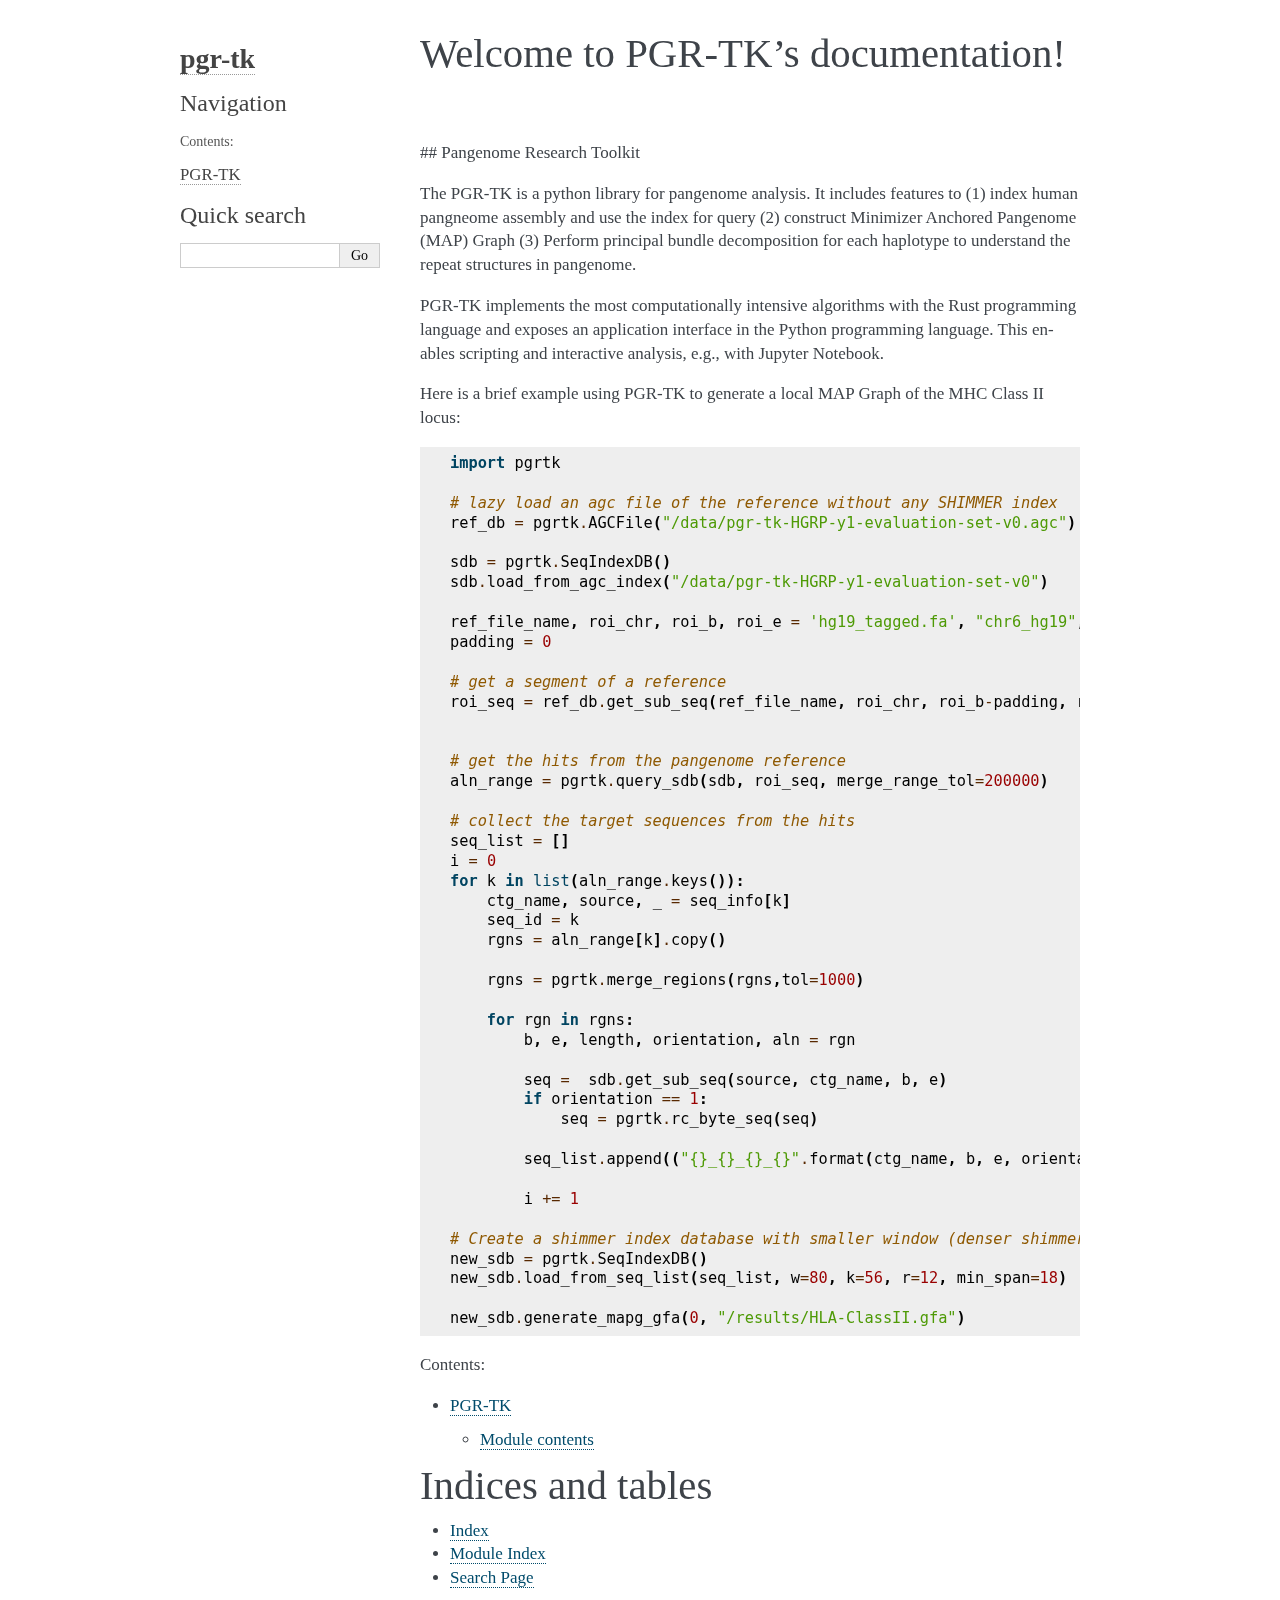
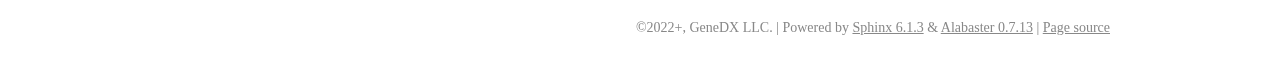
<file: docs/index.html>
<!DOCTYPE html>

<html lang="en">
  <head>
    <meta charset="utf-8" />
    <meta name="viewport" content="width=device-width, initial-scale=1.0" /><meta name="generator" content="Docutils 0.19: https://docutils.sourceforge.io/" />

    <title>Welcome to PGR-TK’s documentation! &#8212; pgr-tk  documentation</title>
    <link rel="stylesheet" type="text/css" href="_static/pygments.css" />
    <link rel="stylesheet" type="text/css" href="_static/alabaster.css" />
    <script data-url_root="./" id="documentation_options" src="_static/documentation_options.js"></script>
    <script src="_static/doctools.js"></script>
    <script src="_static/sphinx_highlight.js"></script>
    <link rel="index" title="Index" href="genindex.html" />
    <link rel="search" title="Search" href="search.html" />
    <link rel="next" title="PGR-TK" href="pgrtk.html" />
   
  <link rel="stylesheet" href="_static/custom.css" type="text/css" />
  
  
  <meta name="viewport" content="width=device-width, initial-scale=0.9, maximum-scale=0.9" />

  </head><body>
  

    <div class="document">
      <div class="documentwrapper">
        <div class="bodywrapper">
          

          <div class="body" role="main">
            
  <section id="welcome-to-pgr-tk-s-documentation">
<h1>Welcome to PGR-TK’s documentation!<a class="headerlink" href="#welcome-to-pgr-tk-s-documentation" title="Permalink to this heading">¶</a></h1>
<p>## Pangenome Research Toolkit</p>
<p>The PGR-TK is a python library for pangenome analysis. It includes features to (1) index human pangneome assembly and use the index for query (2) construct Minimizer Anchored Pangenome (MAP) Graph (3) Perform principal bundle decomposition for each haplotype to understand the repeat structures in pangenome.</p>
<p>PGR-TK implements the most computationally intensive algorithms with the Rust programming language and exposes an application interface in the Python programming language. This enables scripting and interactive analysis, e.g., with Jupyter Notebook.</p>
<p>Here is a brief example using PGR-TK to generate a local MAP Graph of the MHC Class II locus:</p>
<div class="highlight-default notranslate"><div class="highlight"><pre><span></span><span class="kn">import</span> <span class="nn">pgrtk</span>

<span class="c1"># lazy load an agc file of the reference without any SHIMMER index</span>
<span class="n">ref_db</span> <span class="o">=</span> <span class="n">pgrtk</span><span class="o">.</span><span class="n">AGCFile</span><span class="p">(</span><span class="s2">&quot;/data/pgr-tk-HGRP-y1-evaluation-set-v0.agc&quot;</span><span class="p">)</span>

<span class="n">sdb</span> <span class="o">=</span> <span class="n">pgrtk</span><span class="o">.</span><span class="n">SeqIndexDB</span><span class="p">()</span>
<span class="n">sdb</span><span class="o">.</span><span class="n">load_from_agc_index</span><span class="p">(</span><span class="s2">&quot;/data/pgr-tk-HGRP-y1-evaluation-set-v0&quot;</span><span class="p">)</span>

<span class="n">ref_file_name</span><span class="p">,</span> <span class="n">roi_chr</span><span class="p">,</span> <span class="n">roi_b</span><span class="p">,</span> <span class="n">roi_e</span> <span class="o">=</span> <span class="s1">&#39;hg19_tagged.fa&#39;</span><span class="p">,</span> <span class="s2">&quot;chr6_hg19&quot;</span><span class="p">,</span> <span class="mi">32130918</span><span class="p">,</span> <span class="mi">32959917</span>
<span class="n">padding</span> <span class="o">=</span> <span class="mi">0</span>

<span class="c1"># get a segment of a reference</span>
<span class="n">roi_seq</span> <span class="o">=</span> <span class="n">ref_db</span><span class="o">.</span><span class="n">get_sub_seq</span><span class="p">(</span><span class="n">ref_file_name</span><span class="p">,</span> <span class="n">roi_chr</span><span class="p">,</span> <span class="n">roi_b</span><span class="o">-</span><span class="n">padding</span><span class="p">,</span> <span class="n">roi_e</span><span class="o">+</span><span class="n">padding</span><span class="p">)</span>


<span class="c1"># get the hits from the pangenome reference</span>
<span class="n">aln_range</span> <span class="o">=</span> <span class="n">pgrtk</span><span class="o">.</span><span class="n">query_sdb</span><span class="p">(</span><span class="n">sdb</span><span class="p">,</span> <span class="n">roi_seq</span><span class="p">,</span> <span class="n">merge_range_tol</span><span class="o">=</span><span class="mi">200000</span><span class="p">)</span>

<span class="c1"># collect the target sequences from the hits</span>
<span class="n">seq_list</span> <span class="o">=</span> <span class="p">[]</span>
<span class="n">i</span> <span class="o">=</span> <span class="mi">0</span>
<span class="k">for</span> <span class="n">k</span> <span class="ow">in</span> <span class="nb">list</span><span class="p">(</span><span class="n">aln_range</span><span class="o">.</span><span class="n">keys</span><span class="p">()):</span>
    <span class="n">ctg_name</span><span class="p">,</span> <span class="n">source</span><span class="p">,</span> <span class="n">_</span> <span class="o">=</span> <span class="n">seq_info</span><span class="p">[</span><span class="n">k</span><span class="p">]</span>
    <span class="n">seq_id</span> <span class="o">=</span> <span class="n">k</span>
    <span class="n">rgns</span> <span class="o">=</span> <span class="n">aln_range</span><span class="p">[</span><span class="n">k</span><span class="p">]</span><span class="o">.</span><span class="n">copy</span><span class="p">()</span>

    <span class="n">rgns</span> <span class="o">=</span> <span class="n">pgrtk</span><span class="o">.</span><span class="n">merge_regions</span><span class="p">(</span><span class="n">rgns</span><span class="p">,</span><span class="n">tol</span><span class="o">=</span><span class="mi">1000</span><span class="p">)</span>

    <span class="k">for</span> <span class="n">rgn</span> <span class="ow">in</span> <span class="n">rgns</span><span class="p">:</span>
        <span class="n">b</span><span class="p">,</span> <span class="n">e</span><span class="p">,</span> <span class="n">length</span><span class="p">,</span> <span class="n">orientation</span><span class="p">,</span> <span class="n">aln</span> <span class="o">=</span> <span class="n">rgn</span>

        <span class="n">seq</span> <span class="o">=</span>  <span class="n">sdb</span><span class="o">.</span><span class="n">get_sub_seq</span><span class="p">(</span><span class="n">source</span><span class="p">,</span> <span class="n">ctg_name</span><span class="p">,</span> <span class="n">b</span><span class="p">,</span> <span class="n">e</span><span class="p">)</span>
        <span class="k">if</span> <span class="n">orientation</span> <span class="o">==</span> <span class="mi">1</span><span class="p">:</span>
            <span class="n">seq</span> <span class="o">=</span> <span class="n">pgrtk</span><span class="o">.</span><span class="n">rc_byte_seq</span><span class="p">(</span><span class="n">seq</span><span class="p">)</span>

        <span class="n">seq_list</span><span class="o">.</span><span class="n">append</span><span class="p">((</span><span class="s2">&quot;</span><span class="si">{}</span><span class="s2">_</span><span class="si">{}</span><span class="s2">_</span><span class="si">{}</span><span class="s2">_</span><span class="si">{}</span><span class="s2">&quot;</span><span class="o">.</span><span class="n">format</span><span class="p">(</span><span class="n">ctg_name</span><span class="p">,</span> <span class="n">b</span><span class="p">,</span> <span class="n">e</span><span class="p">,</span> <span class="n">orientation</span><span class="p">),</span> <span class="n">seq</span><span class="p">))</span>

        <span class="n">i</span> <span class="o">+=</span> <span class="mi">1</span>

<span class="c1"># Create a shimmer index database with smaller window (denser shimmers)</span>
<span class="n">new_sdb</span> <span class="o">=</span> <span class="n">pgrtk</span><span class="o">.</span><span class="n">SeqIndexDB</span><span class="p">()</span>
<span class="n">new_sdb</span><span class="o">.</span><span class="n">load_from_seq_list</span><span class="p">(</span><span class="n">seq_list</span><span class="p">,</span> <span class="n">w</span><span class="o">=</span><span class="mi">80</span><span class="p">,</span> <span class="n">k</span><span class="o">=</span><span class="mi">56</span><span class="p">,</span> <span class="n">r</span><span class="o">=</span><span class="mi">12</span><span class="p">,</span> <span class="n">min_span</span><span class="o">=</span><span class="mi">18</span><span class="p">)</span>

<span class="n">new_sdb</span><span class="o">.</span><span class="n">generate_mapg_gfa</span><span class="p">(</span><span class="mi">0</span><span class="p">,</span> <span class="s2">&quot;/results/HLA-ClassII.gfa&quot;</span><span class="p">)</span>
</pre></div>
</div>
<div class="toctree-wrapper compound">
<p class="caption" role="heading"><span class="caption-text">Contents:</span></p>
<ul>
<li class="toctree-l1"><a class="reference internal" href="pgrtk.html">PGR-TK</a><ul>
<li class="toctree-l2"><a class="reference internal" href="pgrtk.html#module-contents">Module contents</a></li>
</ul>
</li>
</ul>
</div>
</section>
<section id="indices-and-tables">
<h1>Indices and tables<a class="headerlink" href="#indices-and-tables" title="Permalink to this heading">¶</a></h1>
<ul class="simple">
<li><p><a class="reference internal" href="genindex.html"><span class="std std-ref">Index</span></a></p></li>
<li><p><a class="reference internal" href="py-modindex.html"><span class="std std-ref">Module Index</span></a></p></li>
<li><p><a class="reference internal" href="search.html"><span class="std std-ref">Search Page</span></a></p></li>
</ul>
</section>


          </div>
          
        </div>
      </div>
      <div class="sphinxsidebar" role="navigation" aria-label="main navigation">
        <div class="sphinxsidebarwrapper">
<h1 class="logo"><a href="#">pgr-tk</a></h1>








<h3>Navigation</h3>
<p class="caption" role="heading"><span class="caption-text">Contents:</span></p>
<ul>
<li class="toctree-l1"><a class="reference internal" href="pgrtk.html">PGR-TK</a></li>
</ul>

<div class="relations">
<h3>Related Topics</h3>
<ul>
  <li><a href="#">Documentation overview</a><ul>
      <li>Next: <a href="pgrtk.html" title="next chapter">PGR-TK</a></li>
  </ul></li>
</ul>
</div>
<div id="searchbox" style="display: none" role="search">
  <h3 id="searchlabel">Quick search</h3>
    <div class="searchformwrapper">
    <form class="search" action="search.html" method="get">
      <input type="text" name="q" aria-labelledby="searchlabel" autocomplete="off" autocorrect="off" autocapitalize="off" spellcheck="false"/>
      <input type="submit" value="Go" />
    </form>
    </div>
</div>
<script>document.getElementById('searchbox').style.display = "block"</script>








        </div>
      </div>
      <div class="clearer"></div>
    </div>
    <div class="footer">
      &copy;2022+, GeneDX LLC.
      
      |
      Powered by <a href="http://sphinx-doc.org/">Sphinx 6.1.3</a>
      &amp; <a href="https://github.com/bitprophet/alabaster">Alabaster 0.7.13</a>
      
      |
      <a href="_sources/index.rst.txt"
          rel="nofollow">Page source</a>
    </div>

    

    
  </body>
</html>
</file>
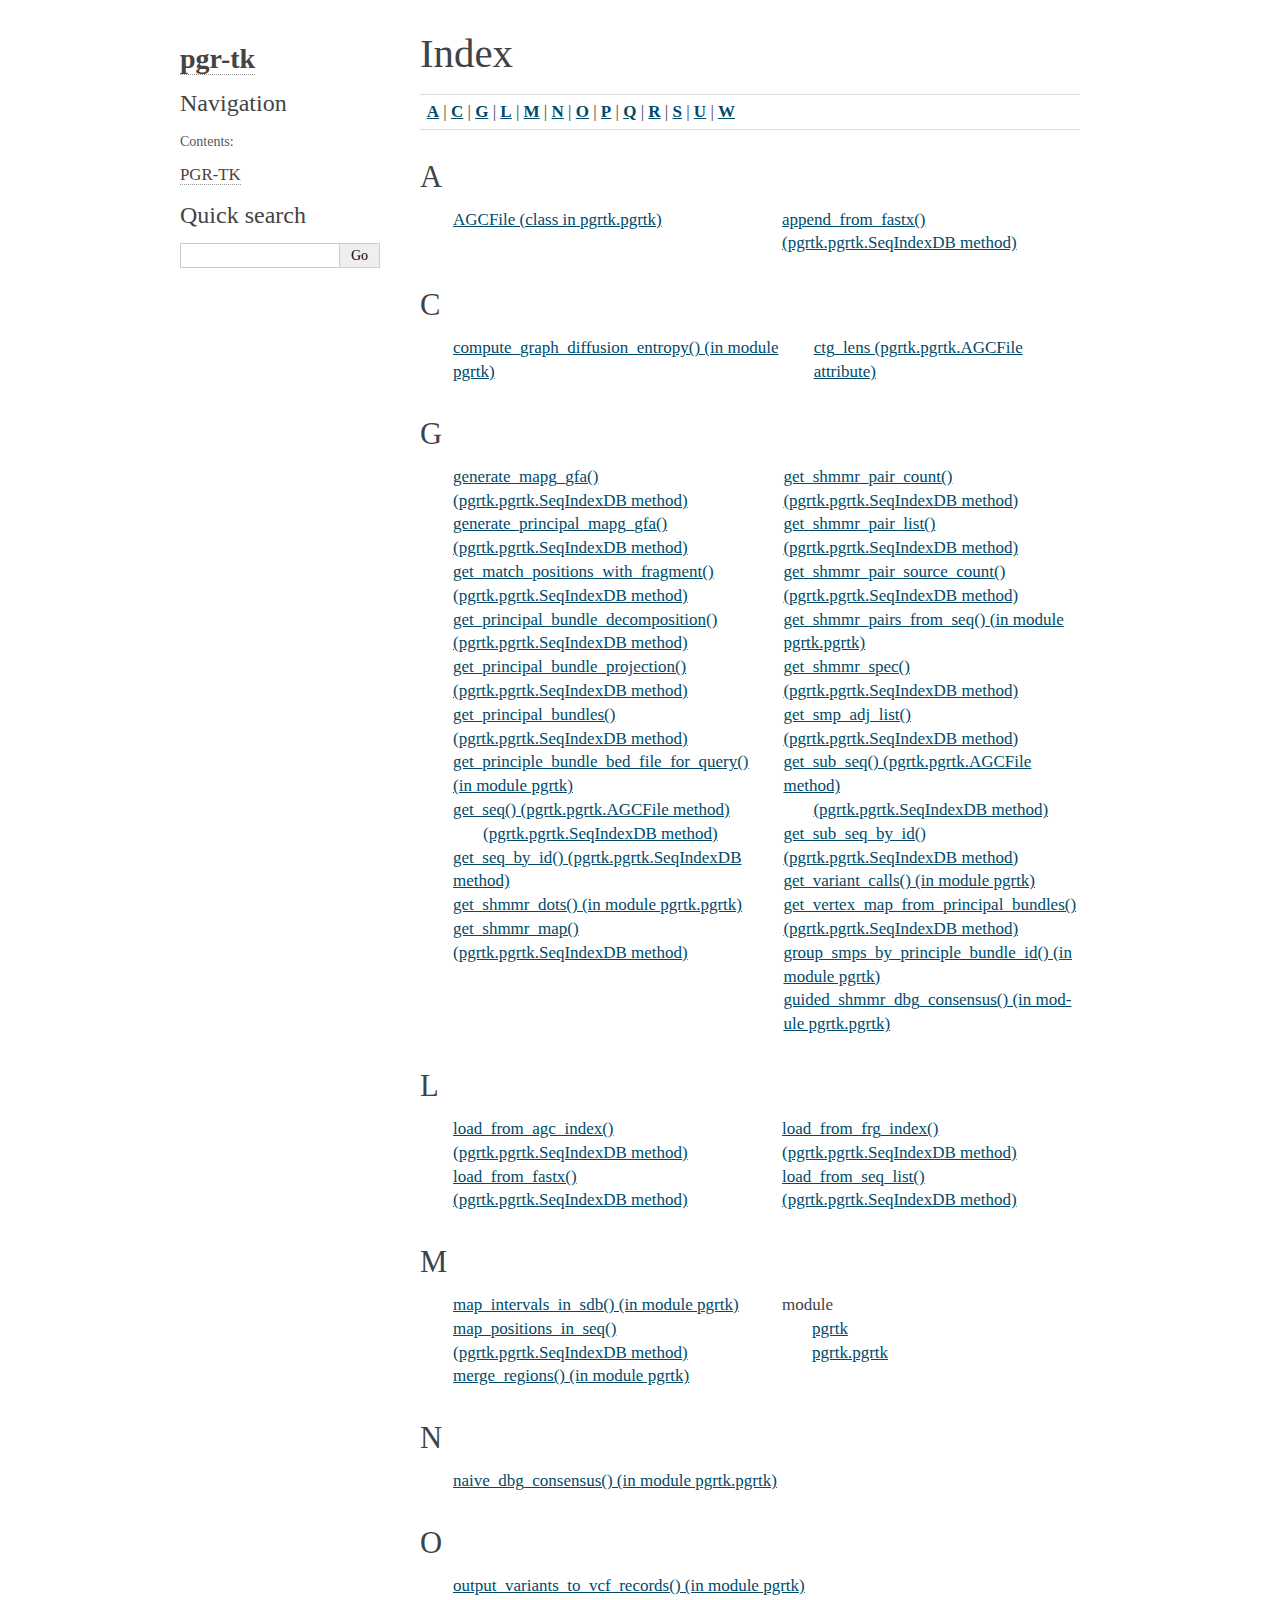
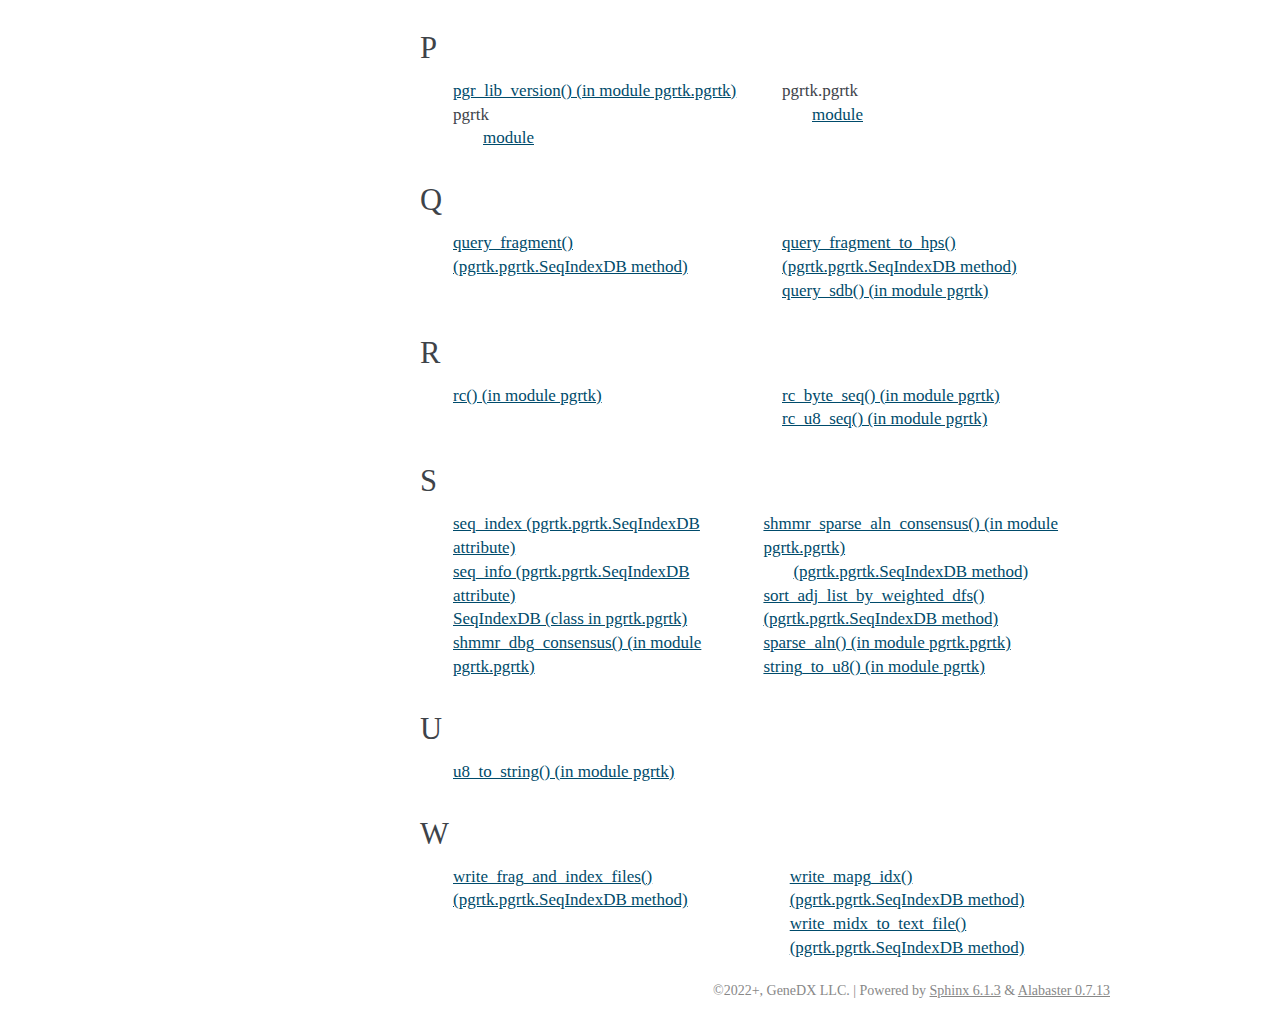
<file: docs/genindex.html>
<!DOCTYPE html>

<html lang="en">
  <head>
    <meta charset="utf-8" />
    <meta name="viewport" content="width=device-width, initial-scale=1.0" />
    <title>Index &#8212; pgr-tk  documentation</title>
    <link rel="stylesheet" type="text/css" href="_static/pygments.css" />
    <link rel="stylesheet" type="text/css" href="_static/alabaster.css" />
    <script data-url_root="./" id="documentation_options" src="_static/documentation_options.js"></script>
    <script src="_static/doctools.js"></script>
    <script src="_static/sphinx_highlight.js"></script>
    <link rel="index" title="Index" href="#" />
    <link rel="search" title="Search" href="search.html" />
   
  <link rel="stylesheet" href="_static/custom.css" type="text/css" />
  
  
  <meta name="viewport" content="width=device-width, initial-scale=0.9, maximum-scale=0.9" />

  </head><body>
  

    <div class="document">
      <div class="documentwrapper">
        <div class="bodywrapper">
          

          <div class="body" role="main">
            

<h1 id="index">Index</h1>

<div class="genindex-jumpbox">
 <a href="#A"><strong>A</strong></a>
 | <a href="#C"><strong>C</strong></a>
 | <a href="#G"><strong>G</strong></a>
 | <a href="#L"><strong>L</strong></a>
 | <a href="#M"><strong>M</strong></a>
 | <a href="#N"><strong>N</strong></a>
 | <a href="#O"><strong>O</strong></a>
 | <a href="#P"><strong>P</strong></a>
 | <a href="#Q"><strong>Q</strong></a>
 | <a href="#R"><strong>R</strong></a>
 | <a href="#S"><strong>S</strong></a>
 | <a href="#U"><strong>U</strong></a>
 | <a href="#W"><strong>W</strong></a>
 
</div>
<h2 id="A">A</h2>
<table style="width: 100%" class="indextable genindextable"><tr>
  <td style="width: 33%; vertical-align: top;"><ul>
      <li><a href="pgrtk.html#pgrtk.pgrtk.AGCFile">AGCFile (class in pgrtk.pgrtk)</a>
</li>
  </ul></td>
  <td style="width: 33%; vertical-align: top;"><ul>
      <li><a href="pgrtk.html#pgrtk.pgrtk.SeqIndexDB.append_from_fastx">append_from_fastx() (pgrtk.pgrtk.SeqIndexDB method)</a>
</li>
  </ul></td>
</tr></table>

<h2 id="C">C</h2>
<table style="width: 100%" class="indextable genindextable"><tr>
  <td style="width: 33%; vertical-align: top;"><ul>
      <li><a href="pgrtk.html#pgrtk.compute_graph_diffusion_entropy">compute_graph_diffusion_entropy() (in module pgrtk)</a>
</li>
  </ul></td>
  <td style="width: 33%; vertical-align: top;"><ul>
      <li><a href="pgrtk.html#pgrtk.pgrtk.AGCFile.ctg_lens">ctg_lens (pgrtk.pgrtk.AGCFile attribute)</a>
</li>
  </ul></td>
</tr></table>

<h2 id="G">G</h2>
<table style="width: 100%" class="indextable genindextable"><tr>
  <td style="width: 33%; vertical-align: top;"><ul>
      <li><a href="pgrtk.html#pgrtk.pgrtk.SeqIndexDB.generate_mapg_gfa">generate_mapg_gfa() (pgrtk.pgrtk.SeqIndexDB method)</a>
</li>
      <li><a href="pgrtk.html#pgrtk.pgrtk.SeqIndexDB.generate_principal_mapg_gfa">generate_principal_mapg_gfa() (pgrtk.pgrtk.SeqIndexDB method)</a>
</li>
      <li><a href="pgrtk.html#pgrtk.pgrtk.SeqIndexDB.get_match_positions_with_fragment">get_match_positions_with_fragment() (pgrtk.pgrtk.SeqIndexDB method)</a>
</li>
      <li><a href="pgrtk.html#pgrtk.pgrtk.SeqIndexDB.get_principal_bundle_decomposition">get_principal_bundle_decomposition() (pgrtk.pgrtk.SeqIndexDB method)</a>
</li>
      <li><a href="pgrtk.html#pgrtk.pgrtk.SeqIndexDB.get_principal_bundle_projection">get_principal_bundle_projection() (pgrtk.pgrtk.SeqIndexDB method)</a>
</li>
      <li><a href="pgrtk.html#pgrtk.pgrtk.SeqIndexDB.get_principal_bundles">get_principal_bundles() (pgrtk.pgrtk.SeqIndexDB method)</a>
</li>
      <li><a href="pgrtk.html#pgrtk.get_principle_bundle_bed_file_for_query">get_principle_bundle_bed_file_for_query() (in module pgrtk)</a>
</li>
      <li><a href="pgrtk.html#pgrtk.pgrtk.AGCFile.get_seq">get_seq() (pgrtk.pgrtk.AGCFile method)</a>

      <ul>
        <li><a href="pgrtk.html#pgrtk.pgrtk.SeqIndexDB.get_seq">(pgrtk.pgrtk.SeqIndexDB method)</a>
</li>
      </ul></li>
      <li><a href="pgrtk.html#pgrtk.pgrtk.SeqIndexDB.get_seq_by_id">get_seq_by_id() (pgrtk.pgrtk.SeqIndexDB method)</a>
</li>
      <li><a href="pgrtk.html#pgrtk.pgrtk.get_shmmr_dots">get_shmmr_dots() (in module pgrtk.pgrtk)</a>
</li>
      <li><a href="pgrtk.html#pgrtk.pgrtk.SeqIndexDB.get_shmmr_map">get_shmmr_map() (pgrtk.pgrtk.SeqIndexDB method)</a>
</li>
  </ul></td>
  <td style="width: 33%; vertical-align: top;"><ul>
      <li><a href="pgrtk.html#pgrtk.pgrtk.SeqIndexDB.get_shmmr_pair_count">get_shmmr_pair_count() (pgrtk.pgrtk.SeqIndexDB method)</a>
</li>
      <li><a href="pgrtk.html#pgrtk.pgrtk.SeqIndexDB.get_shmmr_pair_list">get_shmmr_pair_list() (pgrtk.pgrtk.SeqIndexDB method)</a>
</li>
      <li><a href="pgrtk.html#pgrtk.pgrtk.SeqIndexDB.get_shmmr_pair_source_count">get_shmmr_pair_source_count() (pgrtk.pgrtk.SeqIndexDB method)</a>
</li>
      <li><a href="pgrtk.html#pgrtk.pgrtk.get_shmmr_pairs_from_seq">get_shmmr_pairs_from_seq() (in module pgrtk.pgrtk)</a>
</li>
      <li><a href="pgrtk.html#pgrtk.pgrtk.SeqIndexDB.get_shmmr_spec">get_shmmr_spec() (pgrtk.pgrtk.SeqIndexDB method)</a>
</li>
      <li><a href="pgrtk.html#pgrtk.pgrtk.SeqIndexDB.get_smp_adj_list">get_smp_adj_list() (pgrtk.pgrtk.SeqIndexDB method)</a>
</li>
      <li><a href="pgrtk.html#pgrtk.pgrtk.AGCFile.get_sub_seq">get_sub_seq() (pgrtk.pgrtk.AGCFile method)</a>

      <ul>
        <li><a href="pgrtk.html#pgrtk.pgrtk.SeqIndexDB.get_sub_seq">(pgrtk.pgrtk.SeqIndexDB method)</a>
</li>
      </ul></li>
      <li><a href="pgrtk.html#pgrtk.pgrtk.SeqIndexDB.get_sub_seq_by_id">get_sub_seq_by_id() (pgrtk.pgrtk.SeqIndexDB method)</a>
</li>
      <li><a href="pgrtk.html#pgrtk.get_variant_calls">get_variant_calls() (in module pgrtk)</a>
</li>
      <li><a href="pgrtk.html#pgrtk.pgrtk.SeqIndexDB.get_vertex_map_from_principal_bundles">get_vertex_map_from_principal_bundles() (pgrtk.pgrtk.SeqIndexDB method)</a>
</li>
      <li><a href="pgrtk.html#pgrtk.group_smps_by_principle_bundle_id">group_smps_by_principle_bundle_id() (in module pgrtk)</a>
</li>
      <li><a href="pgrtk.html#pgrtk.pgrtk.guided_shmmr_dbg_consensus">guided_shmmr_dbg_consensus() (in module pgrtk.pgrtk)</a>
</li>
  </ul></td>
</tr></table>

<h2 id="L">L</h2>
<table style="width: 100%" class="indextable genindextable"><tr>
  <td style="width: 33%; vertical-align: top;"><ul>
      <li><a href="pgrtk.html#pgrtk.pgrtk.SeqIndexDB.load_from_agc_index">load_from_agc_index() (pgrtk.pgrtk.SeqIndexDB method)</a>
</li>
      <li><a href="pgrtk.html#pgrtk.pgrtk.SeqIndexDB.load_from_fastx">load_from_fastx() (pgrtk.pgrtk.SeqIndexDB method)</a>
</li>
  </ul></td>
  <td style="width: 33%; vertical-align: top;"><ul>
      <li><a href="pgrtk.html#pgrtk.pgrtk.SeqIndexDB.load_from_frg_index">load_from_frg_index() (pgrtk.pgrtk.SeqIndexDB method)</a>
</li>
      <li><a href="pgrtk.html#pgrtk.pgrtk.SeqIndexDB.load_from_seq_list">load_from_seq_list() (pgrtk.pgrtk.SeqIndexDB method)</a>
</li>
  </ul></td>
</tr></table>

<h2 id="M">M</h2>
<table style="width: 100%" class="indextable genindextable"><tr>
  <td style="width: 33%; vertical-align: top;"><ul>
      <li><a href="pgrtk.html#pgrtk.map_intervals_in_sdb">map_intervals_in_sdb() (in module pgrtk)</a>
</li>
      <li><a href="pgrtk.html#pgrtk.pgrtk.SeqIndexDB.map_positions_in_seq">map_positions_in_seq() (pgrtk.pgrtk.SeqIndexDB method)</a>
</li>
      <li><a href="pgrtk.html#pgrtk.merge_regions">merge_regions() (in module pgrtk)</a>
</li>
  </ul></td>
  <td style="width: 33%; vertical-align: top;"><ul>
      <li>
    module

      <ul>
        <li><a href="pgrtk.html#module-pgrtk">pgrtk</a>
</li>
        <li><a href="pgrtk.html#module-pgrtk.pgrtk">pgrtk.pgrtk</a>
</li>
      </ul></li>
  </ul></td>
</tr></table>

<h2 id="N">N</h2>
<table style="width: 100%" class="indextable genindextable"><tr>
  <td style="width: 33%; vertical-align: top;"><ul>
      <li><a href="pgrtk.html#pgrtk.pgrtk.naive_dbg_consensus">naive_dbg_consensus() (in module pgrtk.pgrtk)</a>
</li>
  </ul></td>
</tr></table>

<h2 id="O">O</h2>
<table style="width: 100%" class="indextable genindextable"><tr>
  <td style="width: 33%; vertical-align: top;"><ul>
      <li><a href="pgrtk.html#pgrtk.output_variants_to_vcf_records">output_variants_to_vcf_records() (in module pgrtk)</a>
</li>
  </ul></td>
</tr></table>

<h2 id="P">P</h2>
<table style="width: 100%" class="indextable genindextable"><tr>
  <td style="width: 33%; vertical-align: top;"><ul>
      <li><a href="pgrtk.html#pgrtk.pgrtk.pgr_lib_version">pgr_lib_version() (in module pgrtk.pgrtk)</a>
</li>
      <li>
    pgrtk

      <ul>
        <li><a href="pgrtk.html#module-pgrtk">module</a>
</li>
      </ul></li>
  </ul></td>
  <td style="width: 33%; vertical-align: top;"><ul>
      <li>
    pgrtk.pgrtk

      <ul>
        <li><a href="pgrtk.html#module-pgrtk.pgrtk">module</a>
</li>
      </ul></li>
  </ul></td>
</tr></table>

<h2 id="Q">Q</h2>
<table style="width: 100%" class="indextable genindextable"><tr>
  <td style="width: 33%; vertical-align: top;"><ul>
      <li><a href="pgrtk.html#pgrtk.pgrtk.SeqIndexDB.query_fragment">query_fragment() (pgrtk.pgrtk.SeqIndexDB method)</a>
</li>
  </ul></td>
  <td style="width: 33%; vertical-align: top;"><ul>
      <li><a href="pgrtk.html#pgrtk.pgrtk.SeqIndexDB.query_fragment_to_hps">query_fragment_to_hps() (pgrtk.pgrtk.SeqIndexDB method)</a>
</li>
      <li><a href="pgrtk.html#pgrtk.query_sdb">query_sdb() (in module pgrtk)</a>
</li>
  </ul></td>
</tr></table>

<h2 id="R">R</h2>
<table style="width: 100%" class="indextable genindextable"><tr>
  <td style="width: 33%; vertical-align: top;"><ul>
      <li><a href="pgrtk.html#pgrtk.rc">rc() (in module pgrtk)</a>
</li>
  </ul></td>
  <td style="width: 33%; vertical-align: top;"><ul>
      <li><a href="pgrtk.html#pgrtk.rc_byte_seq">rc_byte_seq() (in module pgrtk)</a>
</li>
      <li><a href="pgrtk.html#pgrtk.rc_u8_seq">rc_u8_seq() (in module pgrtk)</a>
</li>
  </ul></td>
</tr></table>

<h2 id="S">S</h2>
<table style="width: 100%" class="indextable genindextable"><tr>
  <td style="width: 33%; vertical-align: top;"><ul>
      <li><a href="pgrtk.html#pgrtk.pgrtk.SeqIndexDB.seq_index">seq_index (pgrtk.pgrtk.SeqIndexDB attribute)</a>
</li>
      <li><a href="pgrtk.html#pgrtk.pgrtk.SeqIndexDB.seq_info">seq_info (pgrtk.pgrtk.SeqIndexDB attribute)</a>
</li>
      <li><a href="pgrtk.html#pgrtk.pgrtk.SeqIndexDB">SeqIndexDB (class in pgrtk.pgrtk)</a>
</li>
      <li><a href="pgrtk.html#pgrtk.pgrtk.shmmr_dbg_consensus">shmmr_dbg_consensus() (in module pgrtk.pgrtk)</a>
</li>
  </ul></td>
  <td style="width: 33%; vertical-align: top;"><ul>
      <li><a href="pgrtk.html#pgrtk.pgrtk.shmmr_sparse_aln_consensus">shmmr_sparse_aln_consensus() (in module pgrtk.pgrtk)</a>

      <ul>
        <li><a href="pgrtk.html#pgrtk.pgrtk.SeqIndexDB.shmmr_sparse_aln_consensus">(pgrtk.pgrtk.SeqIndexDB method)</a>
</li>
      </ul></li>
      <li><a href="pgrtk.html#pgrtk.pgrtk.SeqIndexDB.sort_adj_list_by_weighted_dfs">sort_adj_list_by_weighted_dfs() (pgrtk.pgrtk.SeqIndexDB method)</a>
</li>
      <li><a href="pgrtk.html#pgrtk.pgrtk.sparse_aln">sparse_aln() (in module pgrtk.pgrtk)</a>
</li>
      <li><a href="pgrtk.html#pgrtk.string_to_u8">string_to_u8() (in module pgrtk)</a>
</li>
  </ul></td>
</tr></table>

<h2 id="U">U</h2>
<table style="width: 100%" class="indextable genindextable"><tr>
  <td style="width: 33%; vertical-align: top;"><ul>
      <li><a href="pgrtk.html#pgrtk.u8_to_string">u8_to_string() (in module pgrtk)</a>
</li>
  </ul></td>
</tr></table>

<h2 id="W">W</h2>
<table style="width: 100%" class="indextable genindextable"><tr>
  <td style="width: 33%; vertical-align: top;"><ul>
      <li><a href="pgrtk.html#pgrtk.pgrtk.SeqIndexDB.write_frag_and_index_files">write_frag_and_index_files() (pgrtk.pgrtk.SeqIndexDB method)</a>
</li>
  </ul></td>
  <td style="width: 33%; vertical-align: top;"><ul>
      <li><a href="pgrtk.html#pgrtk.pgrtk.SeqIndexDB.write_mapg_idx">write_mapg_idx() (pgrtk.pgrtk.SeqIndexDB method)</a>
</li>
      <li><a href="pgrtk.html#pgrtk.pgrtk.SeqIndexDB.write_midx_to_text_file">write_midx_to_text_file() (pgrtk.pgrtk.SeqIndexDB method)</a>
</li>
  </ul></td>
</tr></table>



          </div>
          
        </div>
      </div>
      <div class="sphinxsidebar" role="navigation" aria-label="main navigation">
        <div class="sphinxsidebarwrapper">
<h1 class="logo"><a href="index.html">pgr-tk</a></h1>








<h3>Navigation</h3>
<p class="caption" role="heading"><span class="caption-text">Contents:</span></p>
<ul>
<li class="toctree-l1"><a class="reference internal" href="pgrtk.html">PGR-TK</a></li>
</ul>

<div class="relations">
<h3>Related Topics</h3>
<ul>
  <li><a href="index.html">Documentation overview</a><ul>
  </ul></li>
</ul>
</div>
<div id="searchbox" style="display: none" role="search">
  <h3 id="searchlabel">Quick search</h3>
    <div class="searchformwrapper">
    <form class="search" action="search.html" method="get">
      <input type="text" name="q" aria-labelledby="searchlabel" autocomplete="off" autocorrect="off" autocapitalize="off" spellcheck="false"/>
      <input type="submit" value="Go" />
    </form>
    </div>
</div>
<script>document.getElementById('searchbox').style.display = "block"</script>








        </div>
      </div>
      <div class="clearer"></div>
    </div>
    <div class="footer">
      &copy;2022+, GeneDX LLC.
      
      |
      Powered by <a href="http://sphinx-doc.org/">Sphinx 6.1.3</a>
      &amp; <a href="https://github.com/bitprophet/alabaster">Alabaster 0.7.13</a>
      
    </div>

    

    
  </body>
</html>
</file>
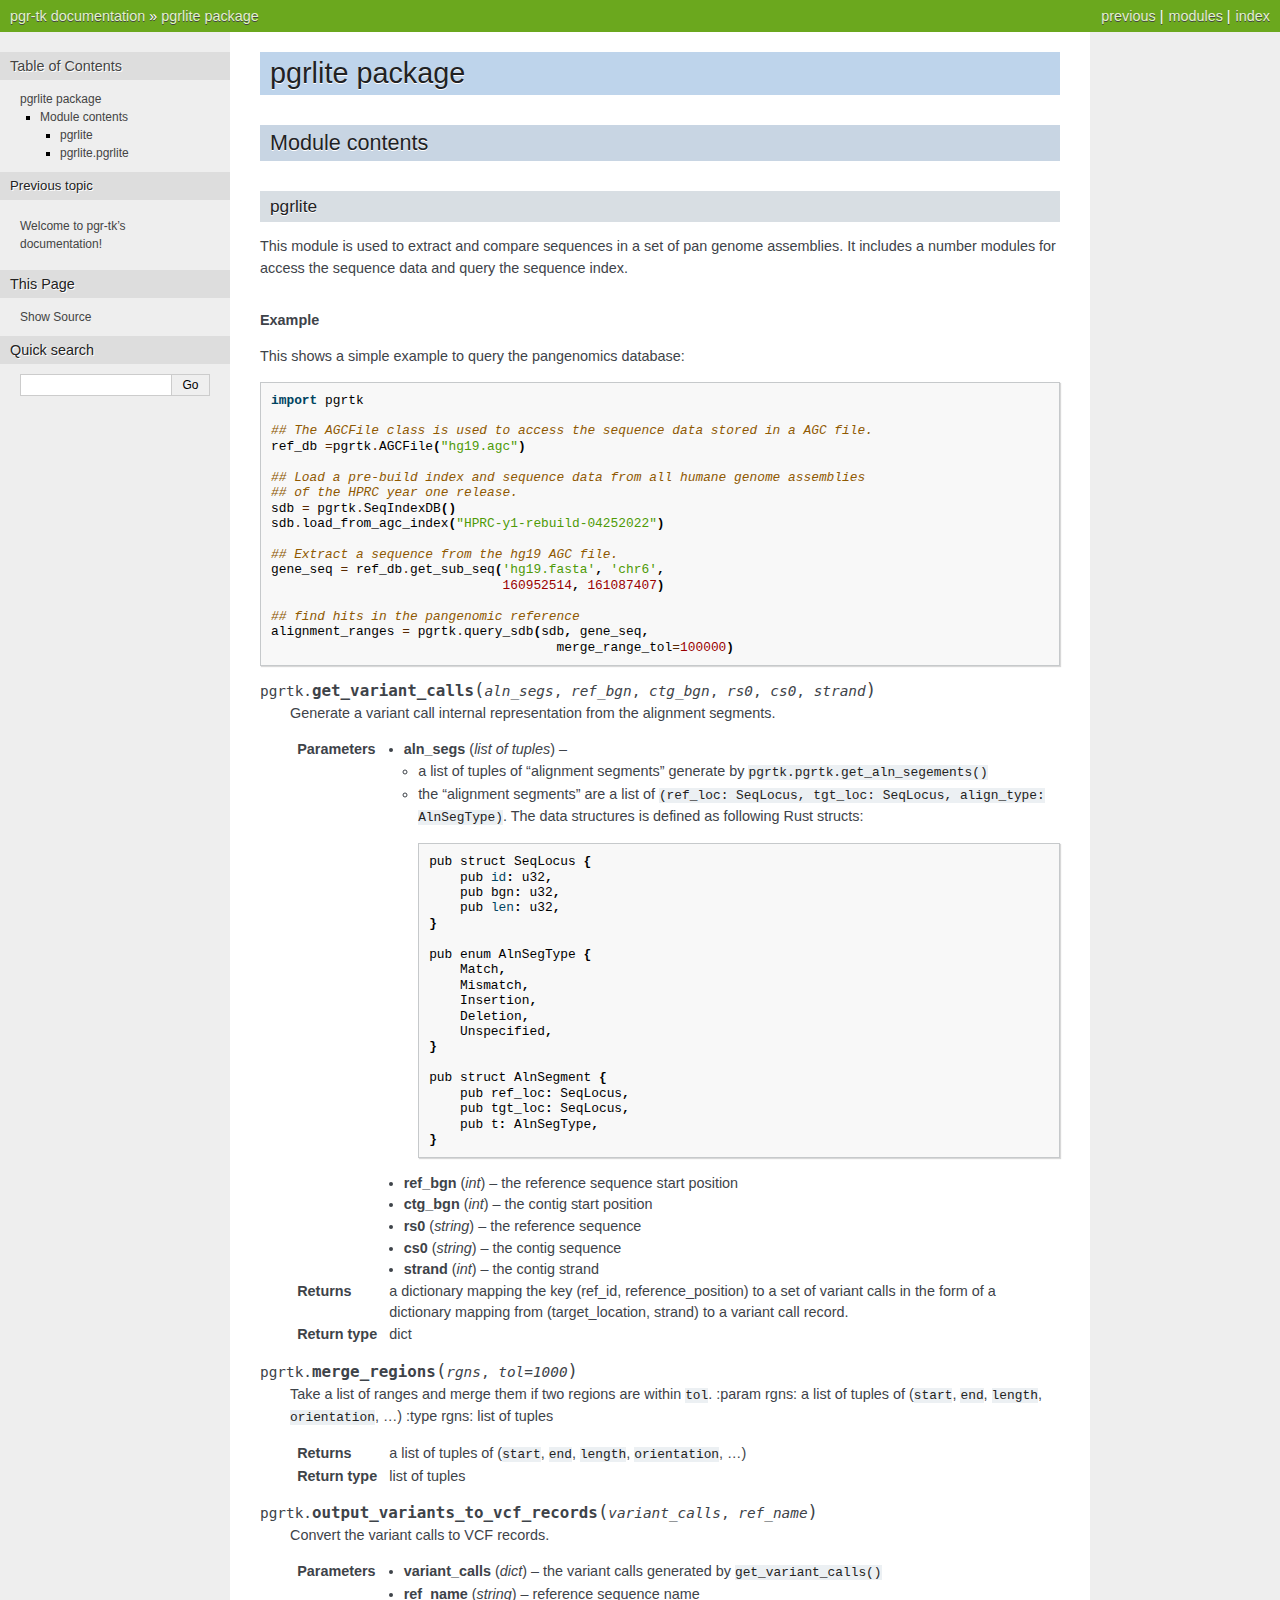
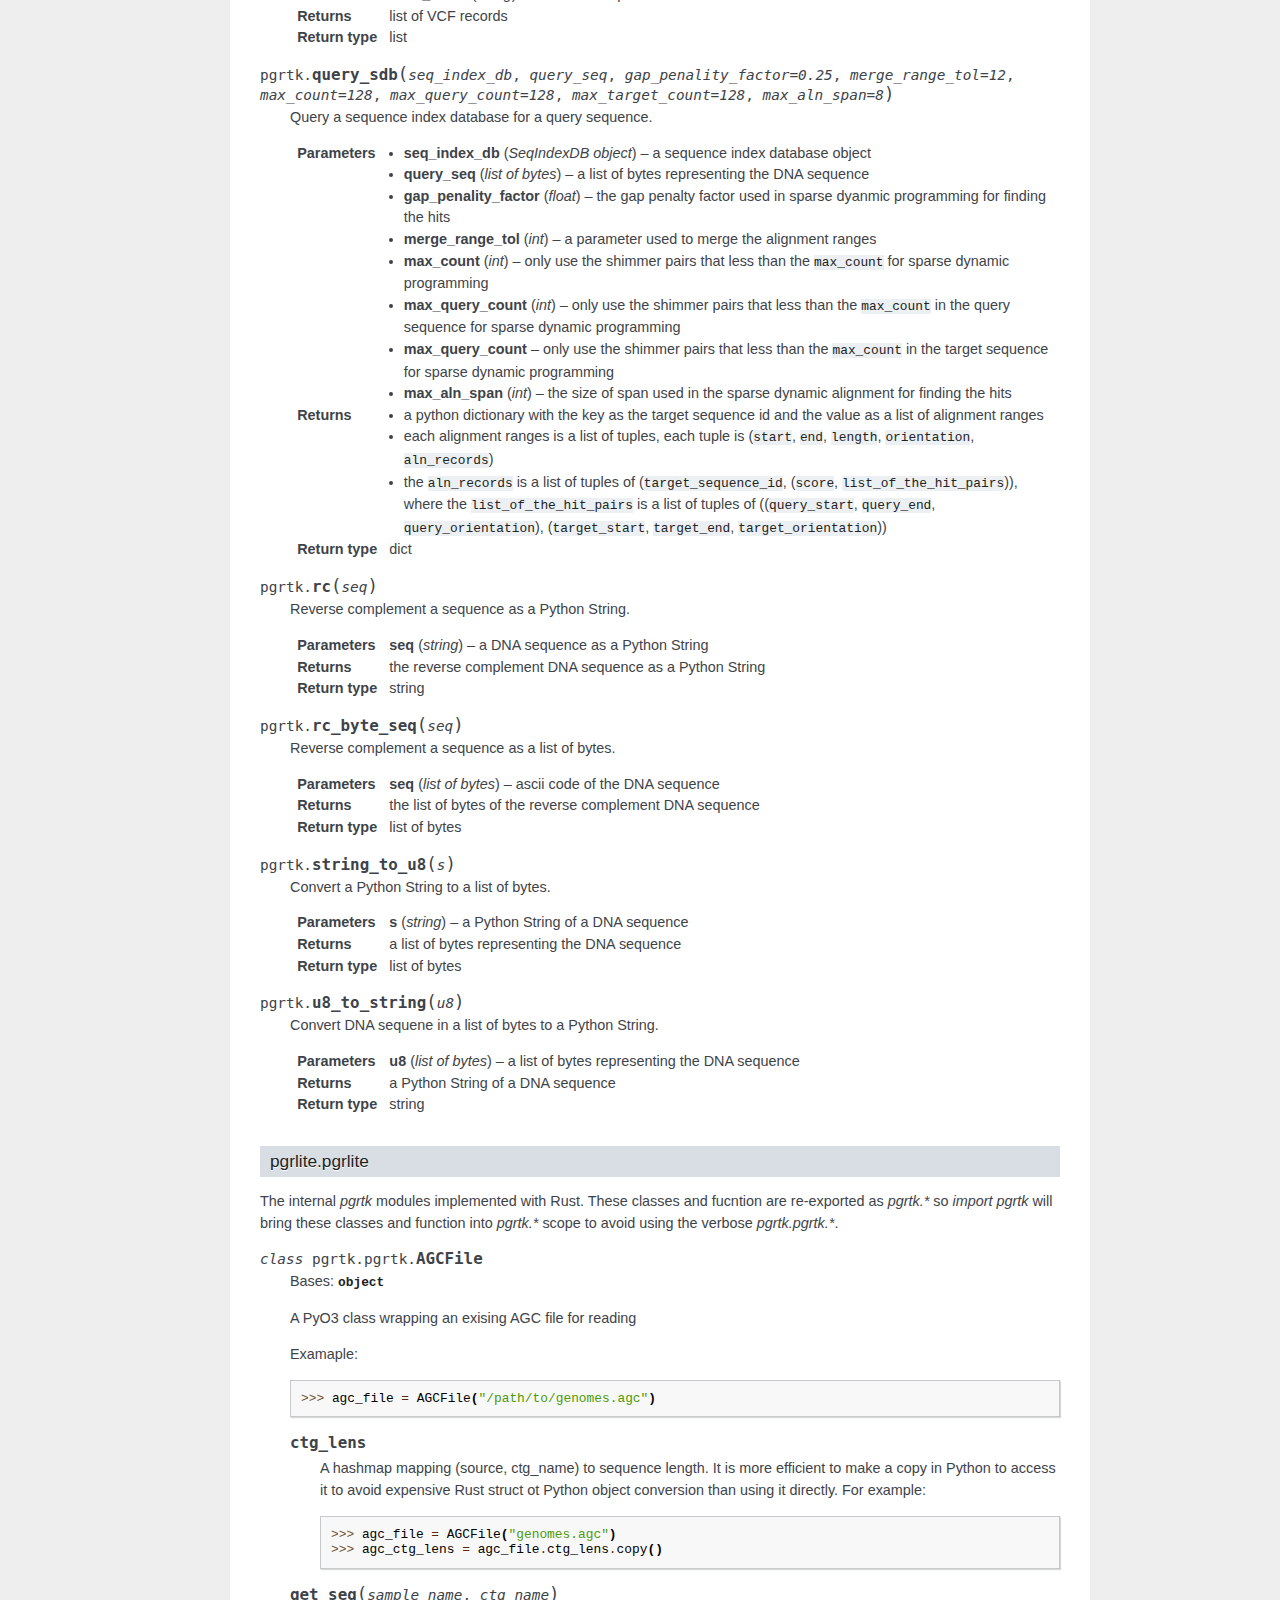
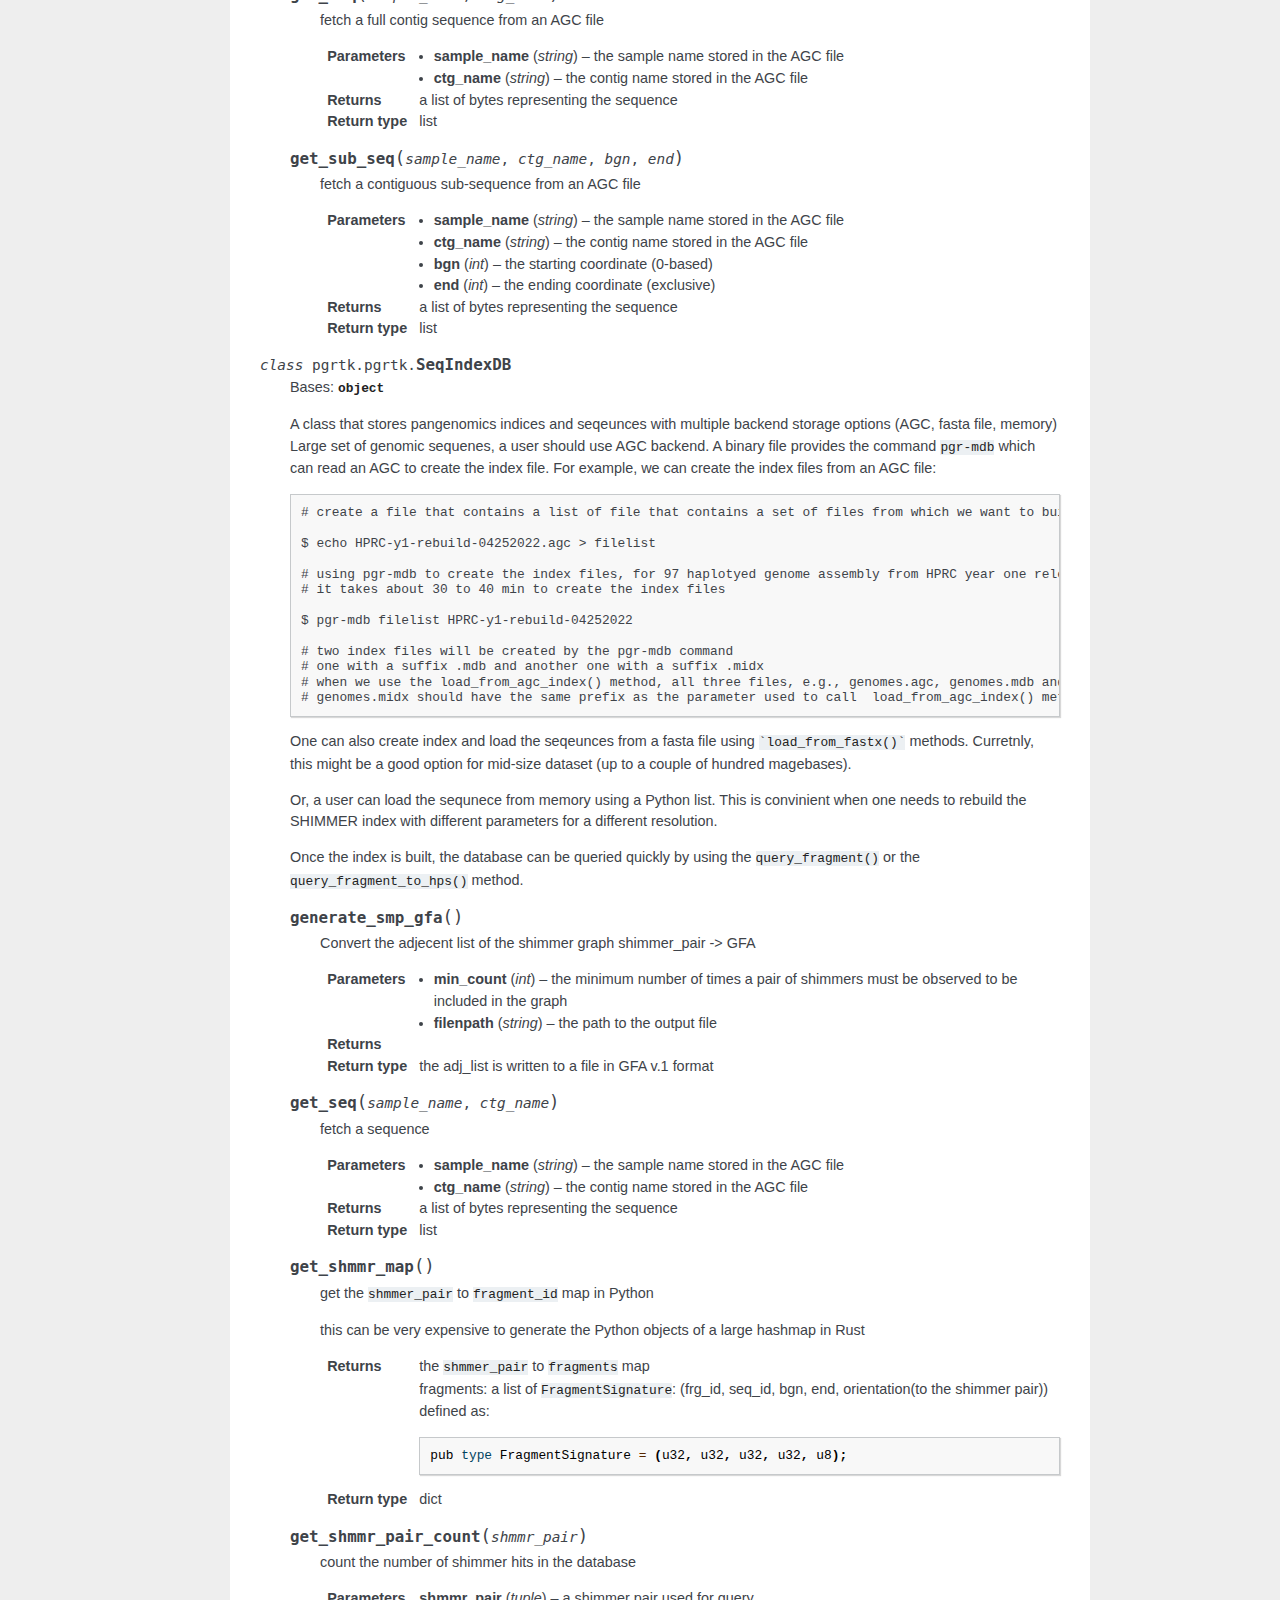
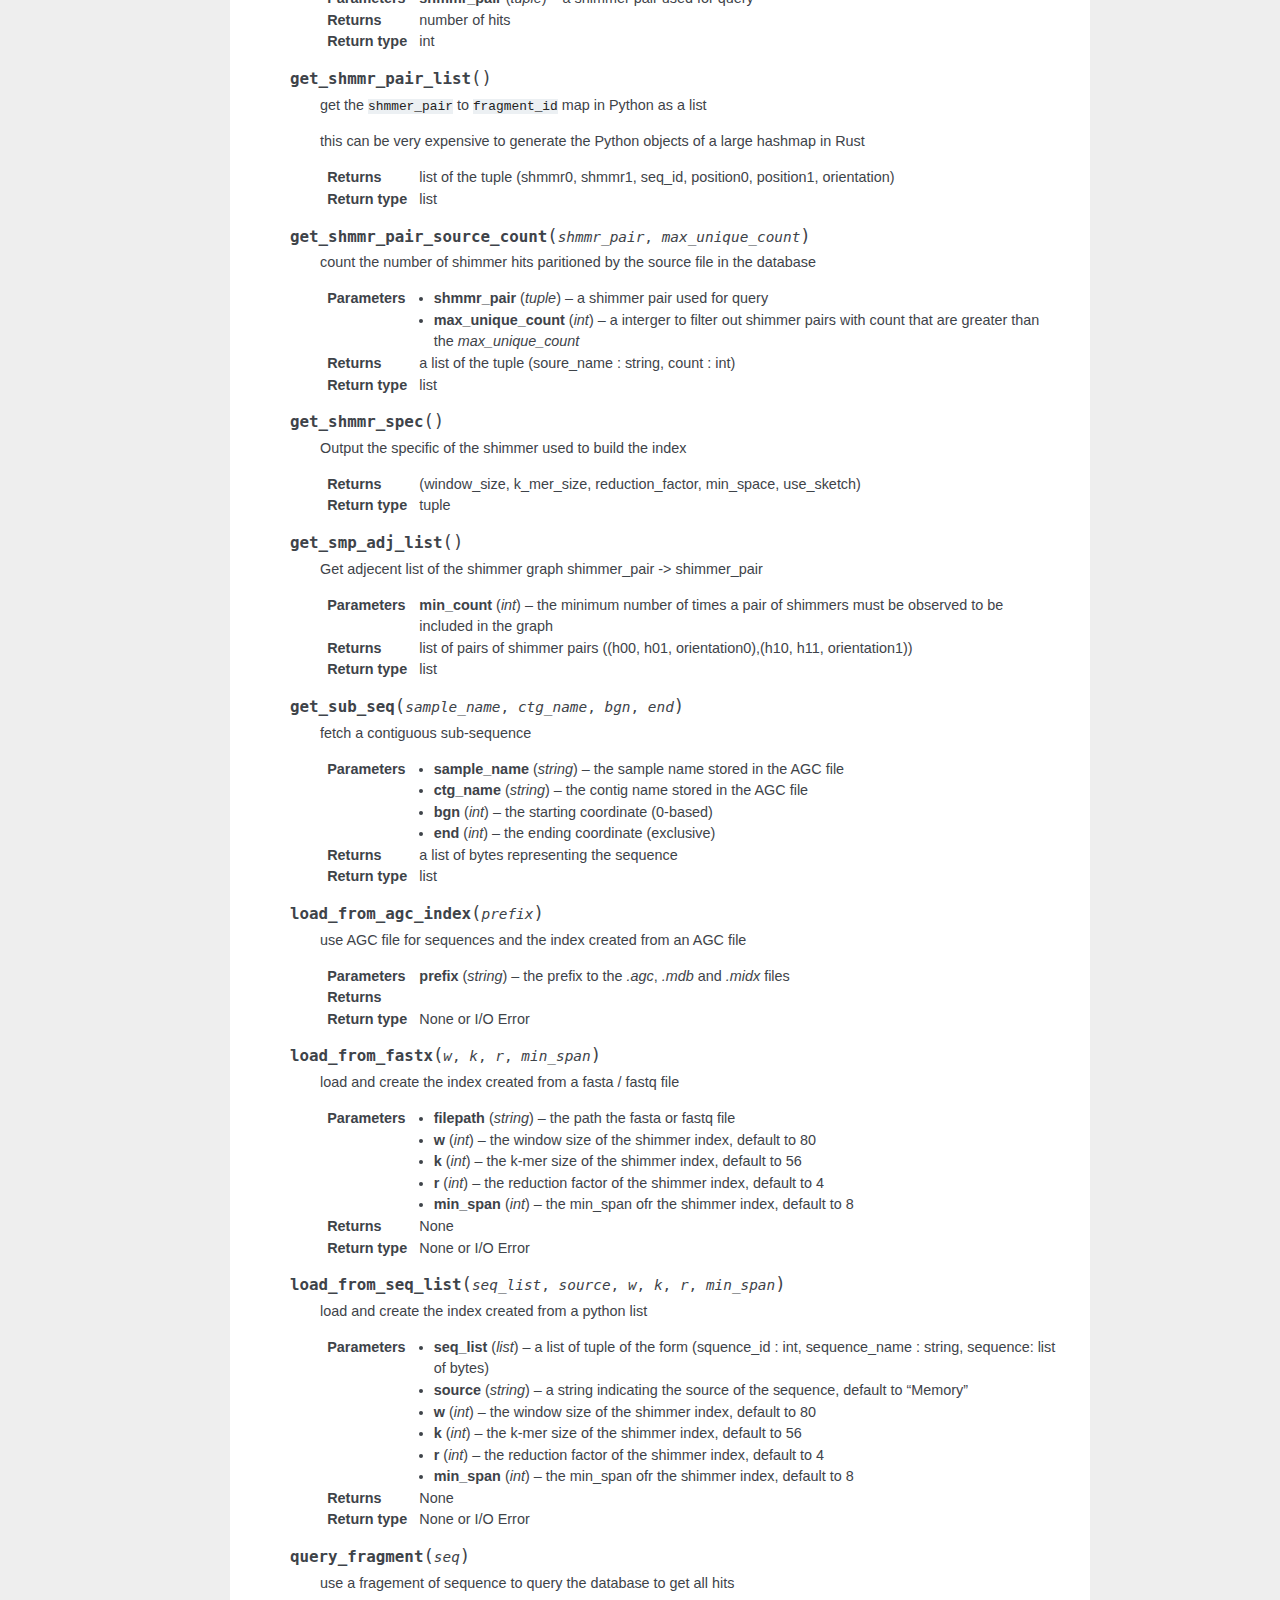
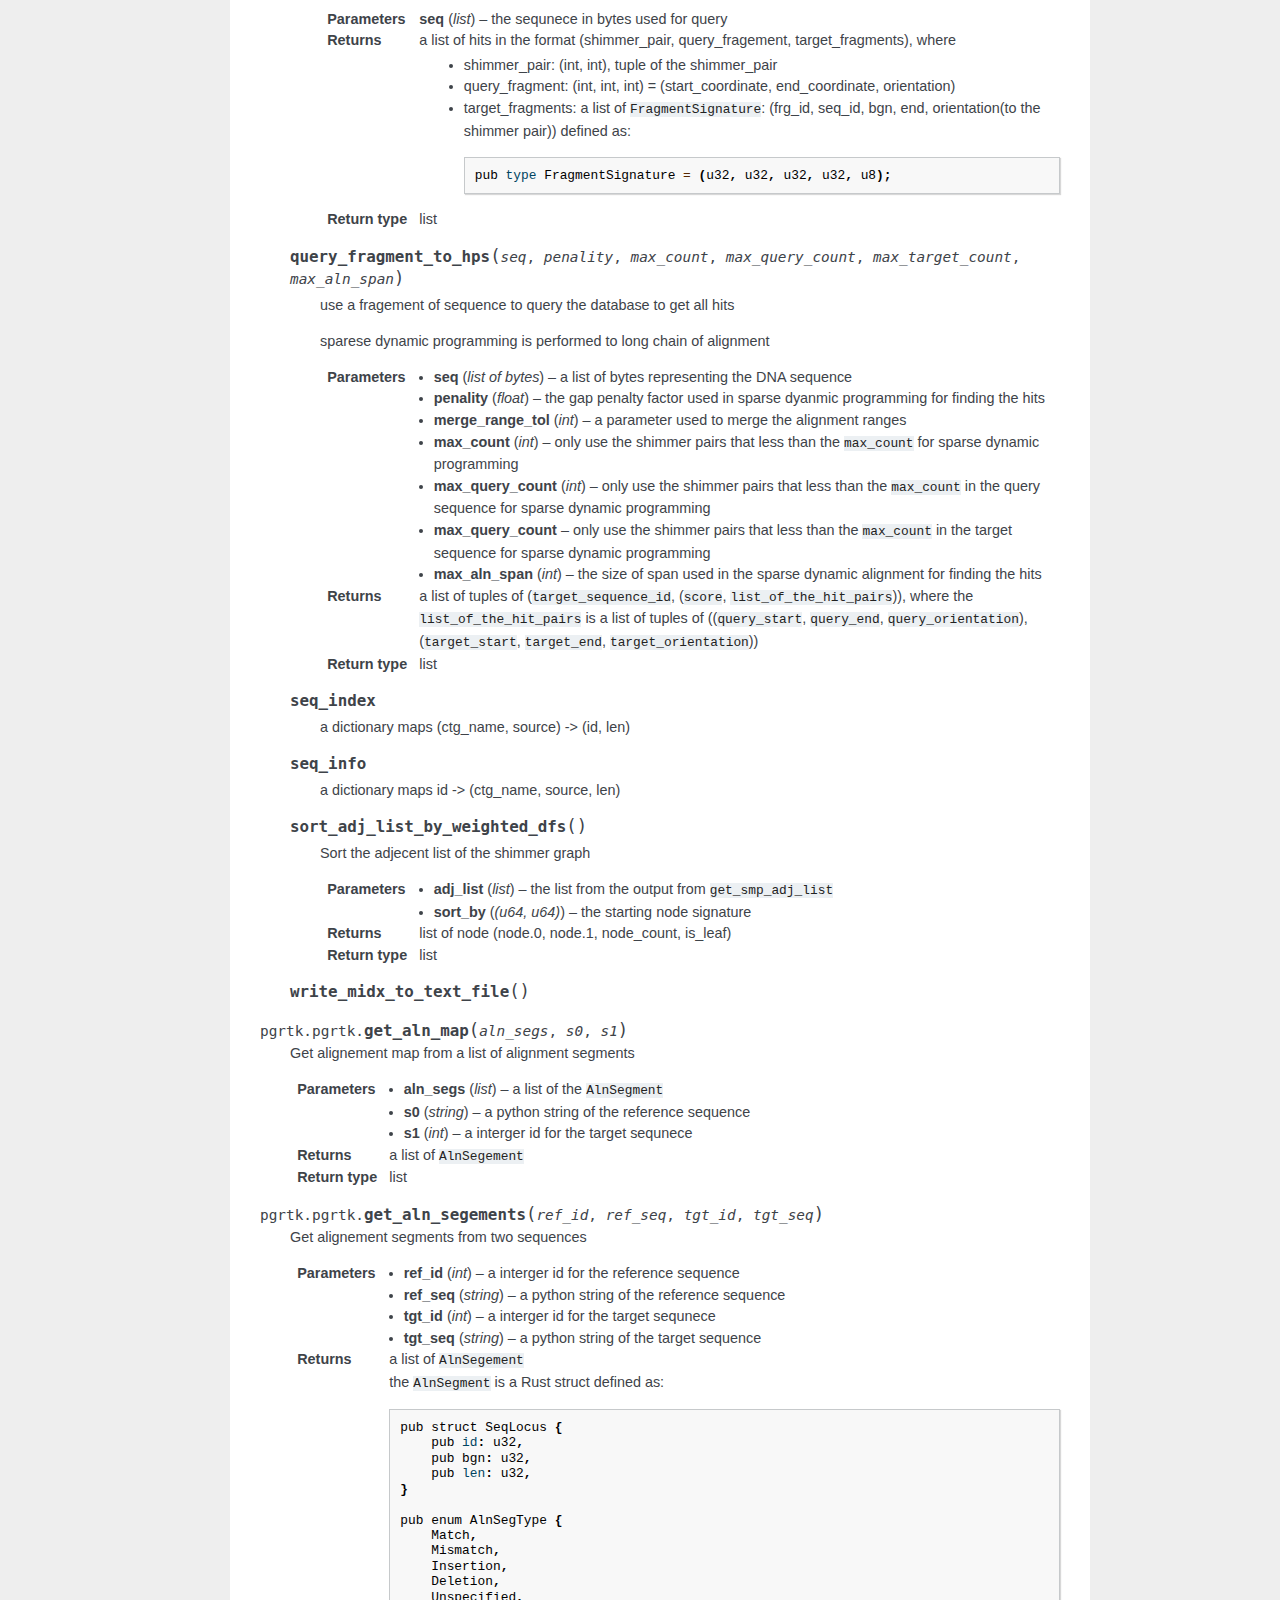
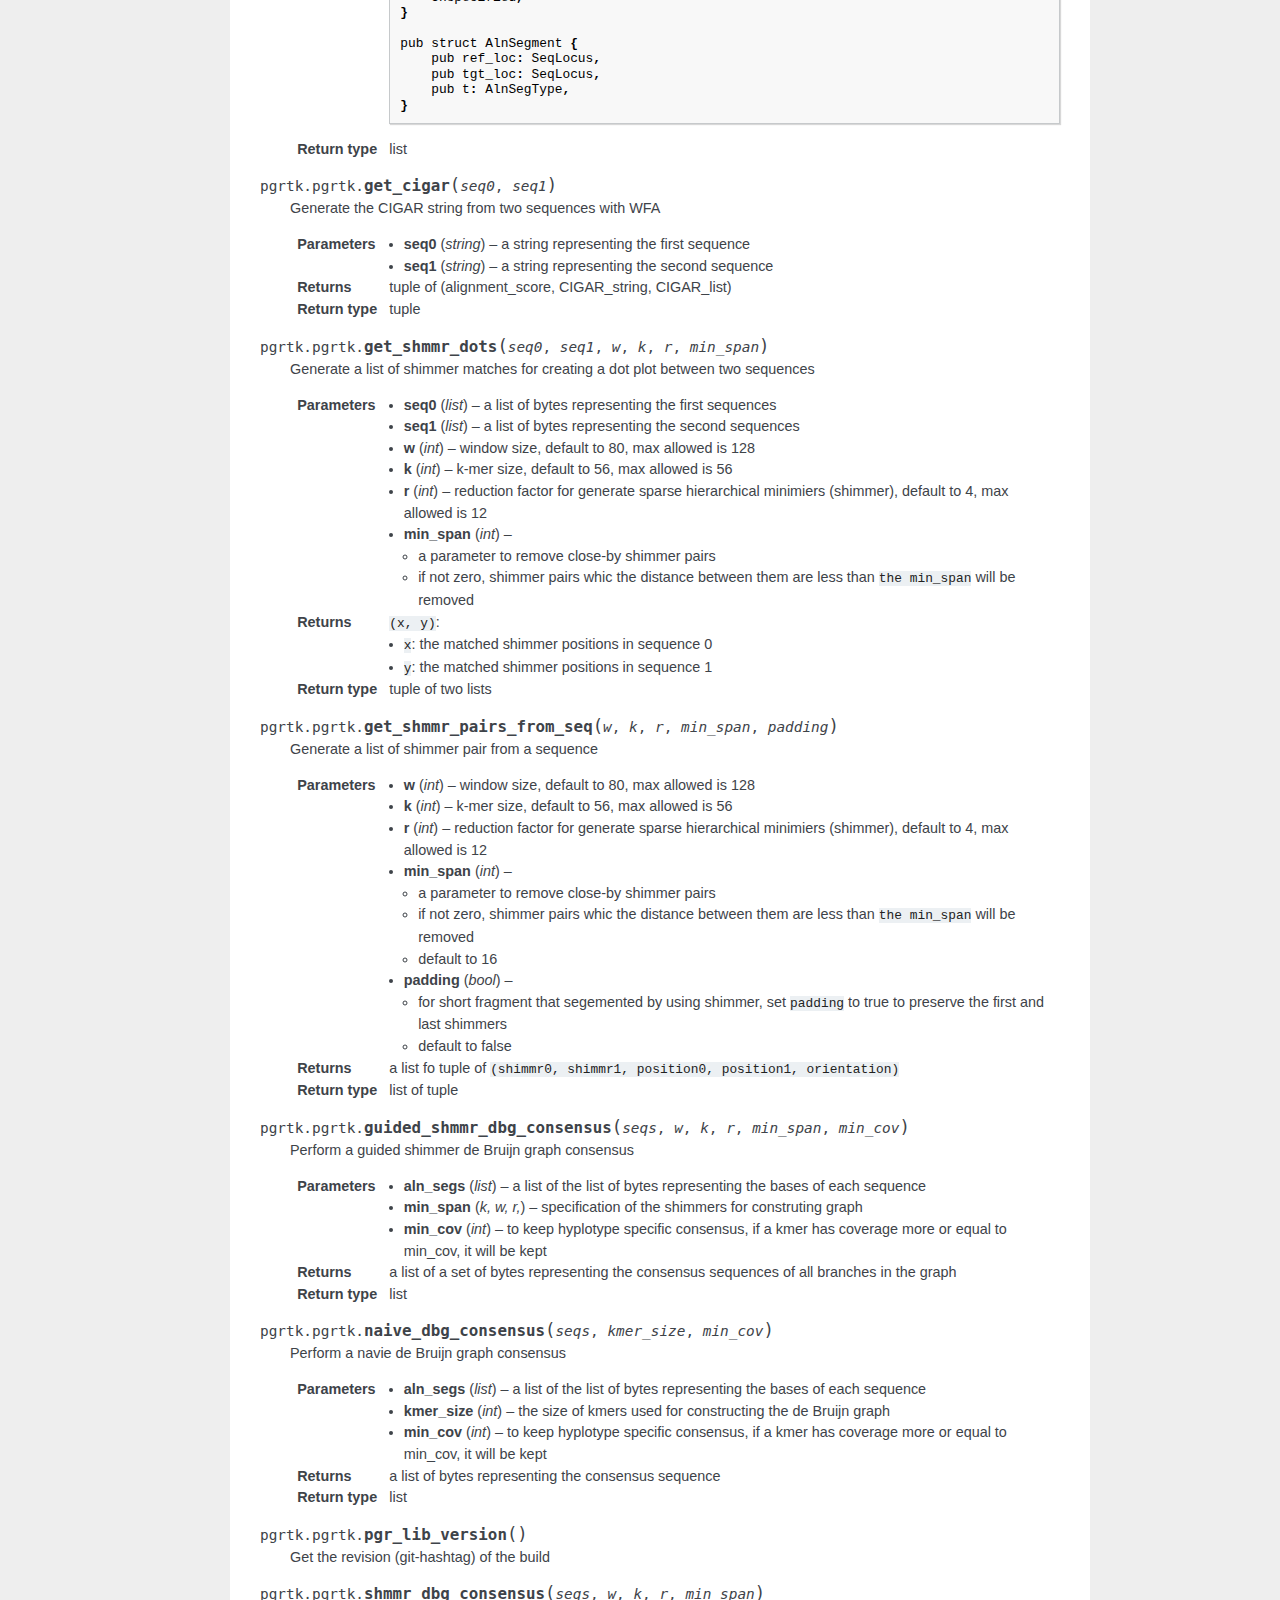
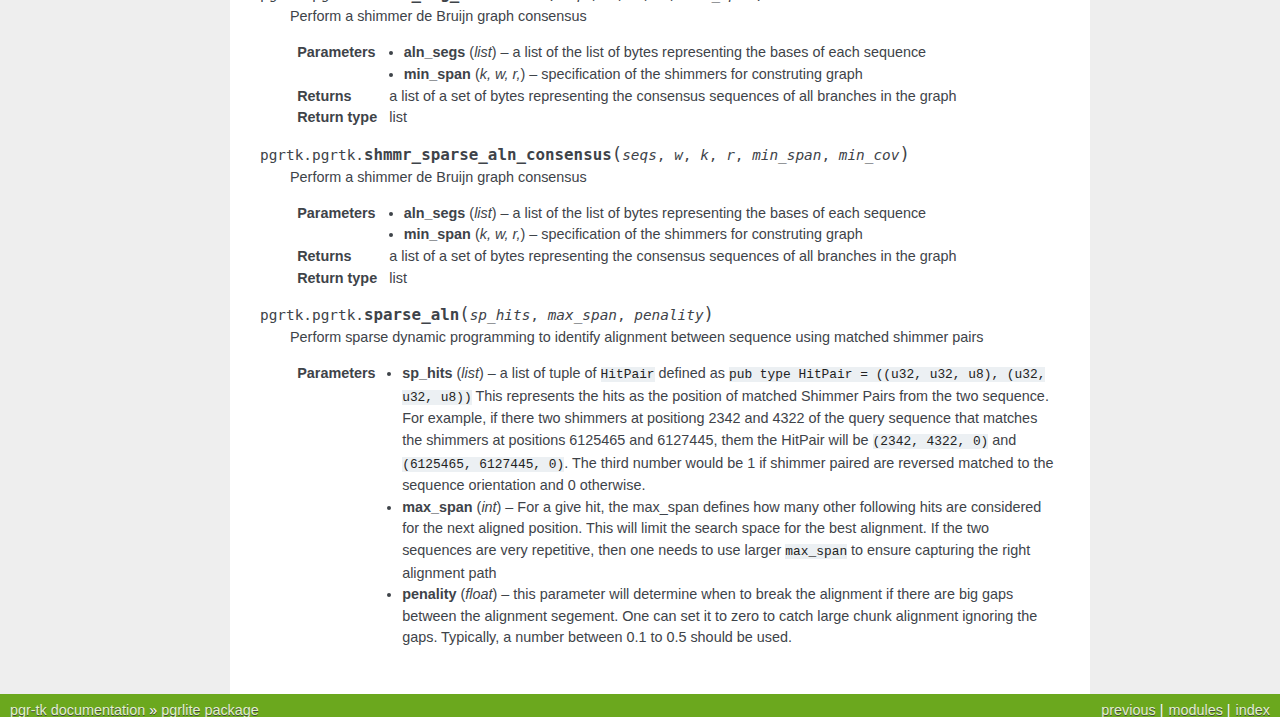
<file: docs/pgrlite.html>
<!DOCTYPE html>

<html>
  <head>
    <meta charset="utf-8" />
    <meta name="viewport" content="width=device-width, initial-scale=1.0" /><meta name="generator" content="Docutils 0.17.1: http://docutils.sourceforge.net/" />

    <title>pgrlite package &#8212; pgr-tk  documentation</title>
    <link rel="stylesheet" type="text/css" href="_static/pygments.css" />
    <link rel="stylesheet" type="text/css" href="_static/nature.css" />
    <script data-url_root="./" id="documentation_options" src="_static/documentation_options.js"></script>
    <script src="_static/jquery.js"></script>
    <script src="_static/underscore.js"></script>
    <script src="_static/doctools.js"></script>
    <link rel="index" title="Index" href="genindex.html" />
    <link rel="search" title="Search" href="search.html" />
    <link rel="prev" title="Welcome to pgr-tk’s documentation!" href="index.html" /> 
  </head><body>
    <div class="related" role="navigation" aria-label="related navigation">
      <h3>Navigation</h3>
      <ul>
        <li class="right" style="margin-right: 10px">
          <a href="genindex.html" title="General Index"
             accesskey="I">index</a></li>
        <li class="right" >
          <a href="py-modindex.html" title="Python Module Index"
             >modules</a> |</li>
        <li class="right" >
          <a href="index.html" title="Welcome to pgr-tk’s documentation!"
             accesskey="P">previous</a> |</li>
        <li class="nav-item nav-item-0"><a href="index.html">pgr-tk  documentation</a> &#187;</li>
        <li class="nav-item nav-item-this"><a href="">pgrlite package</a></li> 
      </ul>
    </div>  

    <div class="document">
      <div class="documentwrapper">
        <div class="bodywrapper">
          <div class="body" role="main">
            
  <section id="pgrlite-package">
<h1>pgrlite package<a class="headerlink" href="#pgrlite-package" title="Permalink to this headline">¶</a></h1>
<section id="module-contents">
<h2>Module contents<a class="headerlink" href="#module-contents" title="Permalink to this headline">¶</a></h2>
<section id="module-pgrtk">
<span id="pgrlite"></span><h3>pgrlite<a class="headerlink" href="#module-pgrtk" title="Permalink to this headline">¶</a></h3>
<p>This module is used to extract and compare sequences in a set of pan genome assemblies.
It includes a number modules for access the sequence data and query the sequence index.</p>
<p class="rubric">Example</p>
<p>This shows a simple example to query the pangenomics database:</p>
<div class="highlight-default notranslate"><div class="highlight"><pre><span></span><span class="kn">import</span> <span class="nn">pgrtk</span>

<span class="c1">## The AGCFile class is used to access the sequence data stored in a AGC file.</span>
<span class="n">ref_db</span> <span class="o">=</span><span class="n">pgrtk</span><span class="o">.</span><span class="n">AGCFile</span><span class="p">(</span><span class="s2">&quot;hg19.agc&quot;</span><span class="p">)</span>

<span class="c1">## Load a pre-build index and sequence data from all humane genome assemblies</span>
<span class="c1">## of the HPRC year one release.</span>
<span class="n">sdb</span> <span class="o">=</span> <span class="n">pgrtk</span><span class="o">.</span><span class="n">SeqIndexDB</span><span class="p">()</span>
<span class="n">sdb</span><span class="o">.</span><span class="n">load_from_agc_index</span><span class="p">(</span><span class="s2">&quot;HPRC-y1-rebuild-04252022&quot;</span><span class="p">)</span>

<span class="c1">## Extract a sequence from the hg19 AGC file.</span>
<span class="n">gene_seq</span> <span class="o">=</span> <span class="n">ref_db</span><span class="o">.</span><span class="n">get_sub_seq</span><span class="p">(</span><span class="s1">&#39;hg19.fasta&#39;</span><span class="p">,</span> <span class="s1">&#39;chr6&#39;</span><span class="p">,</span>
                              <span class="mi">160952514</span><span class="p">,</span> <span class="mi">161087407</span><span class="p">)</span>

<span class="c1">## find hits in the pangenomic reference</span>
<span class="n">alignment_ranges</span> <span class="o">=</span> <span class="n">pgrtk</span><span class="o">.</span><span class="n">query_sdb</span><span class="p">(</span><span class="n">sdb</span><span class="p">,</span> <span class="n">gene_seq</span><span class="p">,</span>
                                     <span class="n">merge_range_tol</span><span class="o">=</span><span class="mi">100000</span><span class="p">)</span>
</pre></div>
</div>
<dl class="py function">
<dt class="sig sig-object py" id="pgrtk.get_variant_calls">
<span class="sig-prename descclassname"><span class="pre">pgrtk.</span></span><span class="sig-name descname"><span class="pre">get_variant_calls</span></span><span class="sig-paren">(</span><em class="sig-param"><span class="n"><span class="pre">aln_segs</span></span></em>, <em class="sig-param"><span class="n"><span class="pre">ref_bgn</span></span></em>, <em class="sig-param"><span class="n"><span class="pre">ctg_bgn</span></span></em>, <em class="sig-param"><span class="n"><span class="pre">rs0</span></span></em>, <em class="sig-param"><span class="n"><span class="pre">cs0</span></span></em>, <em class="sig-param"><span class="n"><span class="pre">strand</span></span></em><span class="sig-paren">)</span><a class="headerlink" href="#pgrtk.get_variant_calls" title="Permalink to this definition">¶</a></dt>
<dd><p>Generate a variant call internal representation from the alignment segments.</p>
<dl class="field-list simple">
<dt class="field-odd">Parameters</dt>
<dd class="field-odd"><ul class="simple">
<li><p><strong>aln_segs</strong> (<em>list of tuples</em>) – <ul>
<li><p>a list of tuples of “alignment segments” generate by <code class="docutils literal notranslate"><span class="pre">pgrtk.pgrtk.get_aln_segements()</span></code></p></li>
<li><p>the “alignment segments” are a list of <code class="docutils literal notranslate"><span class="pre">(ref_loc:</span> <span class="pre">SeqLocus,</span> <span class="pre">tgt_loc:</span> <span class="pre">SeqLocus,</span> <span class="pre">align_type:</span> <span class="pre">AlnSegType)</span></code>. The data structures
is defined as following Rust structs:</p>
<div class="highlight-default notranslate"><div class="highlight"><pre><span></span><span class="n">pub</span> <span class="n">struct</span> <span class="n">SeqLocus</span> <span class="p">{</span>
    <span class="n">pub</span> <span class="nb">id</span><span class="p">:</span> <span class="n">u32</span><span class="p">,</span>
    <span class="n">pub</span> <span class="n">bgn</span><span class="p">:</span> <span class="n">u32</span><span class="p">,</span>
    <span class="n">pub</span> <span class="nb">len</span><span class="p">:</span> <span class="n">u32</span><span class="p">,</span>
<span class="p">}</span>

<span class="n">pub</span> <span class="n">enum</span> <span class="n">AlnSegType</span> <span class="p">{</span>
    <span class="n">Match</span><span class="p">,</span>
    <span class="n">Mismatch</span><span class="p">,</span>
    <span class="n">Insertion</span><span class="p">,</span>
    <span class="n">Deletion</span><span class="p">,</span>
    <span class="n">Unspecified</span><span class="p">,</span>
<span class="p">}</span>

<span class="n">pub</span> <span class="n">struct</span> <span class="n">AlnSegment</span> <span class="p">{</span>
    <span class="n">pub</span> <span class="n">ref_loc</span><span class="p">:</span> <span class="n">SeqLocus</span><span class="p">,</span>
    <span class="n">pub</span> <span class="n">tgt_loc</span><span class="p">:</span> <span class="n">SeqLocus</span><span class="p">,</span>
    <span class="n">pub</span> <span class="n">t</span><span class="p">:</span> <span class="n">AlnSegType</span><span class="p">,</span>
<span class="p">}</span>
</pre></div>
</div>
</li>
</ul>
</p></li>
<li><p><strong>ref_bgn</strong> (<em>int</em>) – the reference sequence start position</p></li>
<li><p><strong>ctg_bgn</strong> (<em>int</em>) – the contig start position</p></li>
<li><p><strong>rs0</strong> (<em>string</em>) – the reference sequence</p></li>
<li><p><strong>cs0</strong> (<em>string</em>) – the contig sequence</p></li>
<li><p><strong>strand</strong> (<em>int</em>) – the contig strand</p></li>
</ul>
</dd>
<dt class="field-even">Returns</dt>
<dd class="field-even"><p>a dictionary mapping the key (ref_id, reference_position) to a set of variant
calls in the form of a dictionary mapping from (target_location, strand) to
a variant call record.</p>
</dd>
<dt class="field-odd">Return type</dt>
<dd class="field-odd"><p>dict</p>
</dd>
</dl>
</dd></dl>

<dl class="py function">
<dt class="sig sig-object py" id="pgrtk.merge_regions">
<span class="sig-prename descclassname"><span class="pre">pgrtk.</span></span><span class="sig-name descname"><span class="pre">merge_regions</span></span><span class="sig-paren">(</span><em class="sig-param"><span class="n"><span class="pre">rgns</span></span></em>, <em class="sig-param"><span class="n"><span class="pre">tol</span></span><span class="o"><span class="pre">=</span></span><span class="default_value"><span class="pre">1000</span></span></em><span class="sig-paren">)</span><a class="headerlink" href="#pgrtk.merge_regions" title="Permalink to this definition">¶</a></dt>
<dd><p>Take a list of ranges and merge them if two regions are within <code class="docutils literal notranslate"><span class="pre">tol</span></code>.
:param rgns: a list of tuples of (<code class="docutils literal notranslate"><span class="pre">start</span></code>, <code class="docutils literal notranslate"><span class="pre">end</span></code>, <code class="docutils literal notranslate"><span class="pre">length</span></code>, <code class="docutils literal notranslate"><span class="pre">orientation</span></code>, …)
:type rgns: list of tuples</p>
<dl class="field-list simple">
<dt class="field-odd">Returns</dt>
<dd class="field-odd"><p>a list of tuples of (<code class="docutils literal notranslate"><span class="pre">start</span></code>, <code class="docutils literal notranslate"><span class="pre">end</span></code>, <code class="docutils literal notranslate"><span class="pre">length</span></code>, <code class="docutils literal notranslate"><span class="pre">orientation</span></code>, …)</p>
</dd>
<dt class="field-even">Return type</dt>
<dd class="field-even"><p>list of tuples</p>
</dd>
</dl>
</dd></dl>

<dl class="py function">
<dt class="sig sig-object py" id="pgrtk.output_variants_to_vcf_records">
<span class="sig-prename descclassname"><span class="pre">pgrtk.</span></span><span class="sig-name descname"><span class="pre">output_variants_to_vcf_records</span></span><span class="sig-paren">(</span><em class="sig-param"><span class="n"><span class="pre">variant_calls</span></span></em>, <em class="sig-param"><span class="n"><span class="pre">ref_name</span></span></em><span class="sig-paren">)</span><a class="headerlink" href="#pgrtk.output_variants_to_vcf_records" title="Permalink to this definition">¶</a></dt>
<dd><p>Convert the variant calls to VCF records.</p>
<dl class="field-list simple">
<dt class="field-odd">Parameters</dt>
<dd class="field-odd"><ul class="simple">
<li><p><strong>variant_calls</strong> (<em>dict</em>) – the variant calls generated by <code class="docutils literal notranslate"><span class="pre">get_variant_calls()</span></code></p></li>
<li><p><strong>ref_name</strong> (<em>string</em>) – reference sequence name</p></li>
</ul>
</dd>
<dt class="field-even">Returns</dt>
<dd class="field-even"><p>list of VCF records</p>
</dd>
<dt class="field-odd">Return type</dt>
<dd class="field-odd"><p>list</p>
</dd>
</dl>
</dd></dl>

<dl class="py function">
<dt class="sig sig-object py" id="pgrtk.query_sdb">
<span class="sig-prename descclassname"><span class="pre">pgrtk.</span></span><span class="sig-name descname"><span class="pre">query_sdb</span></span><span class="sig-paren">(</span><em class="sig-param"><span class="n"><span class="pre">seq_index_db</span></span></em>, <em class="sig-param"><span class="n"><span class="pre">query_seq</span></span></em>, <em class="sig-param"><span class="n"><span class="pre">gap_penality_factor</span></span><span class="o"><span class="pre">=</span></span><span class="default_value"><span class="pre">0.25</span></span></em>, <em class="sig-param"><span class="n"><span class="pre">merge_range_tol</span></span><span class="o"><span class="pre">=</span></span><span class="default_value"><span class="pre">12</span></span></em>, <em class="sig-param"><span class="n"><span class="pre">max_count</span></span><span class="o"><span class="pre">=</span></span><span class="default_value"><span class="pre">128</span></span></em>, <em class="sig-param"><span class="n"><span class="pre">max_query_count</span></span><span class="o"><span class="pre">=</span></span><span class="default_value"><span class="pre">128</span></span></em>, <em class="sig-param"><span class="n"><span class="pre">max_target_count</span></span><span class="o"><span class="pre">=</span></span><span class="default_value"><span class="pre">128</span></span></em>, <em class="sig-param"><span class="n"><span class="pre">max_aln_span</span></span><span class="o"><span class="pre">=</span></span><span class="default_value"><span class="pre">8</span></span></em><span class="sig-paren">)</span><a class="headerlink" href="#pgrtk.query_sdb" title="Permalink to this definition">¶</a></dt>
<dd><p>Query a sequence index database for a query sequence.</p>
<dl class="field-list simple">
<dt class="field-odd">Parameters</dt>
<dd class="field-odd"><ul class="simple">
<li><p><strong>seq_index_db</strong> (<em>SeqIndexDB object</em>) – a sequence index database object</p></li>
<li><p><strong>query_seq</strong> (<em>list of bytes</em>) – a list of bytes representing the DNA sequence</p></li>
<li><p><strong>gap_penality_factor</strong> (<em>float</em>) – the gap penalty factor used in sparse dyanmic programming for finding the hits</p></li>
<li><p><strong>merge_range_tol</strong> (<em>int</em>) – a parameter used to merge the alignment ranges</p></li>
<li><p><strong>max_count</strong> (<em>int</em>) – only use the shimmer pairs that less than the <code class="docutils literal notranslate"><span class="pre">max_count</span></code> for sparse dynamic programming</p></li>
<li><p><strong>max_query_count</strong> (<em>int</em>) – only use the shimmer pairs that less than the <code class="docutils literal notranslate"><span class="pre">max_count</span></code> in the query sequence for sparse dynamic programming</p></li>
<li><p><strong>max_query_count</strong> – only use the shimmer pairs that less than the <code class="docutils literal notranslate"><span class="pre">max_count</span></code> in the target sequence for sparse dynamic programming</p></li>
<li><p><strong>max_aln_span</strong> (<em>int</em>) – the size of span used in the sparse dynamic alignment for finding the hits</p></li>
</ul>
</dd>
<dt class="field-even">Returns</dt>
<dd class="field-even"><p><ul class="simple">
<li><p>a python dictionary with the key as the target sequence id and the value as a list of alignment ranges</p></li>
<li><p>each alignment ranges is a list of tuples, each tuple is (<code class="docutils literal notranslate"><span class="pre">start</span></code>, <code class="docutils literal notranslate"><span class="pre">end</span></code>, <code class="docutils literal notranslate"><span class="pre">length</span></code>,
<code class="docutils literal notranslate"><span class="pre">orientation</span></code>, <code class="docutils literal notranslate"><span class="pre">aln_records</span></code>)</p></li>
<li><p>the <code class="docutils literal notranslate"><span class="pre">aln_records</span></code> is a list of tuples of
(<code class="docutils literal notranslate"><span class="pre">target_sequence_id</span></code>, (<code class="docutils literal notranslate"><span class="pre">score</span></code>, <code class="docutils literal notranslate"><span class="pre">list_of_the_hit_pairs</span></code>)), where
the <code class="docutils literal notranslate"><span class="pre">list_of_the_hit_pairs</span></code> is a list of tuples of
((<code class="docutils literal notranslate"><span class="pre">query_start</span></code>, <code class="docutils literal notranslate"><span class="pre">query_end</span></code>, <code class="docutils literal notranslate"><span class="pre">query_orientation</span></code>),
(<code class="docutils literal notranslate"><span class="pre">target_start</span></code>, <code class="docutils literal notranslate"><span class="pre">target_end</span></code>, <code class="docutils literal notranslate"><span class="pre">target_orientation</span></code>))</p></li>
</ul>
</p>
</dd>
<dt class="field-odd">Return type</dt>
<dd class="field-odd"><p>dict</p>
</dd>
</dl>
</dd></dl>

<dl class="py function">
<dt class="sig sig-object py" id="pgrtk.rc">
<span class="sig-prename descclassname"><span class="pre">pgrtk.</span></span><span class="sig-name descname"><span class="pre">rc</span></span><span class="sig-paren">(</span><em class="sig-param"><span class="n"><span class="pre">seq</span></span></em><span class="sig-paren">)</span><a class="headerlink" href="#pgrtk.rc" title="Permalink to this definition">¶</a></dt>
<dd><p>Reverse complement a sequence as a Python String.</p>
<dl class="field-list simple">
<dt class="field-odd">Parameters</dt>
<dd class="field-odd"><p><strong>seq</strong> (<em>string</em>) – a DNA sequence as a Python String</p>
</dd>
<dt class="field-even">Returns</dt>
<dd class="field-even"><p>the reverse complement DNA sequence as a Python String</p>
</dd>
<dt class="field-odd">Return type</dt>
<dd class="field-odd"><p>string</p>
</dd>
</dl>
</dd></dl>

<dl class="py function">
<dt class="sig sig-object py" id="pgrtk.rc_byte_seq">
<span class="sig-prename descclassname"><span class="pre">pgrtk.</span></span><span class="sig-name descname"><span class="pre">rc_byte_seq</span></span><span class="sig-paren">(</span><em class="sig-param"><span class="n"><span class="pre">seq</span></span></em><span class="sig-paren">)</span><a class="headerlink" href="#pgrtk.rc_byte_seq" title="Permalink to this definition">¶</a></dt>
<dd><p>Reverse complement a sequence as a list of bytes.</p>
<dl class="field-list simple">
<dt class="field-odd">Parameters</dt>
<dd class="field-odd"><p><strong>seq</strong> (<em>list of bytes</em>) – ascii code of the DNA sequence</p>
</dd>
<dt class="field-even">Returns</dt>
<dd class="field-even"><p>the list of bytes of the reverse complement DNA sequence</p>
</dd>
<dt class="field-odd">Return type</dt>
<dd class="field-odd"><p>list of bytes</p>
</dd>
</dl>
</dd></dl>

<dl class="py function">
<dt class="sig sig-object py" id="pgrtk.string_to_u8">
<span class="sig-prename descclassname"><span class="pre">pgrtk.</span></span><span class="sig-name descname"><span class="pre">string_to_u8</span></span><span class="sig-paren">(</span><em class="sig-param"><span class="n"><span class="pre">s</span></span></em><span class="sig-paren">)</span><a class="headerlink" href="#pgrtk.string_to_u8" title="Permalink to this definition">¶</a></dt>
<dd><p>Convert a Python String to a list of bytes.</p>
<dl class="field-list simple">
<dt class="field-odd">Parameters</dt>
<dd class="field-odd"><p><strong>s</strong> (<em>string</em>) – a Python String of a DNA sequence</p>
</dd>
<dt class="field-even">Returns</dt>
<dd class="field-even"><p>a list of bytes representing the DNA sequence</p>
</dd>
<dt class="field-odd">Return type</dt>
<dd class="field-odd"><p>list of bytes</p>
</dd>
</dl>
</dd></dl>

<dl class="py function">
<dt class="sig sig-object py" id="pgrtk.u8_to_string">
<span class="sig-prename descclassname"><span class="pre">pgrtk.</span></span><span class="sig-name descname"><span class="pre">u8_to_string</span></span><span class="sig-paren">(</span><em class="sig-param"><span class="n"><span class="pre">u8</span></span></em><span class="sig-paren">)</span><a class="headerlink" href="#pgrtk.u8_to_string" title="Permalink to this definition">¶</a></dt>
<dd><p>Convert DNA sequene in a list of bytes to a Python String.</p>
<dl class="field-list simple">
<dt class="field-odd">Parameters</dt>
<dd class="field-odd"><p><strong>u8</strong> (<em>list of bytes</em>) – a list of bytes representing the DNA sequence</p>
</dd>
<dt class="field-even">Returns</dt>
<dd class="field-even"><p>a Python String of a DNA sequence</p>
</dd>
<dt class="field-odd">Return type</dt>
<dd class="field-odd"><p>string</p>
</dd>
</dl>
</dd></dl>

</section>
<section id="module-pgrtk.pgrtk">
<span id="pgrlite-pgrlite"></span><h3>pgrlite.pgrlite<a class="headerlink" href="#module-pgrtk.pgrtk" title="Permalink to this headline">¶</a></h3>
<p>The internal <cite>pgrtk</cite> modules implemented with Rust.
These classes and fucntion are re-exported as <cite>pgrtk.*</cite>
so <cite>import pgrtk</cite> will bring these classes and function
into <cite>pgrtk.*</cite> scope to avoid using the verbose
<cite>pgrtk.pgrtk.*</cite>.</p>
<dl class="py class">
<dt class="sig sig-object py" id="pgrtk.pgrtk.AGCFile">
<em class="property"><span class="pre">class</span><span class="w"> </span></em><span class="sig-prename descclassname"><span class="pre">pgrtk.pgrtk.</span></span><span class="sig-name descname"><span class="pre">AGCFile</span></span><a class="headerlink" href="#pgrtk.pgrtk.AGCFile" title="Permalink to this definition">¶</a></dt>
<dd><p>Bases: <code class="xref py py-class docutils literal notranslate"><span class="pre">object</span></code></p>
<p>A PyO3 class wrapping an exising AGC file for reading</p>
<p>Examaple:</p>
<div class="highlight-default notranslate"><div class="highlight"><pre><span></span><span class="gp">&gt;&gt;&gt; </span><span class="n">agc_file</span> <span class="o">=</span> <span class="n">AGCFile</span><span class="p">(</span><span class="s2">&quot;/path/to/genomes.agc&quot;</span><span class="p">)</span>
</pre></div>
</div>
<dl class="py attribute">
<dt class="sig sig-object py" id="pgrtk.pgrtk.AGCFile.ctg_lens">
<span class="sig-name descname"><span class="pre">ctg_lens</span></span><a class="headerlink" href="#pgrtk.pgrtk.AGCFile.ctg_lens" title="Permalink to this definition">¶</a></dt>
<dd><p>A hashmap mapping (source, ctg_name) to sequence length.
It is more efficient to make a copy in Python to access it to avoid
expensive Rust struct ot Python object conversion than using it directly. For example:</p>
<div class="highlight-default notranslate"><div class="highlight"><pre><span></span><span class="gp">&gt;&gt;&gt; </span><span class="n">agc_file</span> <span class="o">=</span> <span class="n">AGCFile</span><span class="p">(</span><span class="s2">&quot;genomes.agc&quot;</span><span class="p">)</span>
<span class="gp">&gt;&gt;&gt; </span><span class="n">agc_ctg_lens</span> <span class="o">=</span> <span class="n">agc_file</span><span class="o">.</span><span class="n">ctg_lens</span><span class="o">.</span><span class="n">copy</span><span class="p">()</span>
</pre></div>
</div>
</dd></dl>

<dl class="py method">
<dt class="sig sig-object py" id="pgrtk.pgrtk.AGCFile.get_seq">
<span class="sig-name descname"><span class="pre">get_seq</span></span><span class="sig-paren">(</span><em class="sig-param"><span class="n"><span class="pre">sample_name</span></span></em>, <em class="sig-param"><span class="n"><span class="pre">ctg_name</span></span></em><span class="sig-paren">)</span><a class="headerlink" href="#pgrtk.pgrtk.AGCFile.get_seq" title="Permalink to this definition">¶</a></dt>
<dd><p>fetch a full contig sequence from an AGC file</p>
<dl class="field-list simple">
<dt class="field-odd">Parameters</dt>
<dd class="field-odd"><ul class="simple">
<li><p><strong>sample_name</strong> (<em>string</em>) – the sample name stored in the AGC file</p></li>
<li><p><strong>ctg_name</strong> (<em>string</em>) – the contig name stored in the AGC file</p></li>
</ul>
</dd>
<dt class="field-even">Returns</dt>
<dd class="field-even"><p>a list of bytes representing the sequence</p>
</dd>
<dt class="field-odd">Return type</dt>
<dd class="field-odd"><p>list</p>
</dd>
</dl>
</dd></dl>

<dl class="py method">
<dt class="sig sig-object py" id="pgrtk.pgrtk.AGCFile.get_sub_seq">
<span class="sig-name descname"><span class="pre">get_sub_seq</span></span><span class="sig-paren">(</span><em class="sig-param"><span class="n"><span class="pre">sample_name</span></span></em>, <em class="sig-param"><span class="n"><span class="pre">ctg_name</span></span></em>, <em class="sig-param"><span class="n"><span class="pre">bgn</span></span></em>, <em class="sig-param"><span class="n"><span class="pre">end</span></span></em><span class="sig-paren">)</span><a class="headerlink" href="#pgrtk.pgrtk.AGCFile.get_sub_seq" title="Permalink to this definition">¶</a></dt>
<dd><p>fetch a contiguous sub-sequence from an AGC file</p>
<dl class="field-list simple">
<dt class="field-odd">Parameters</dt>
<dd class="field-odd"><ul class="simple">
<li><p><strong>sample_name</strong> (<em>string</em>) – the sample name stored in the AGC file</p></li>
<li><p><strong>ctg_name</strong> (<em>string</em>) – the contig name stored in the AGC file</p></li>
<li><p><strong>bgn</strong> (<em>int</em>) – the starting coordinate (0-based)</p></li>
<li><p><strong>end</strong> (<em>int</em>) – the ending coordinate (exclusive)</p></li>
</ul>
</dd>
<dt class="field-even">Returns</dt>
<dd class="field-even"><p>a list of bytes representing the sequence</p>
</dd>
<dt class="field-odd">Return type</dt>
<dd class="field-odd"><p>list</p>
</dd>
</dl>
</dd></dl>

</dd></dl>

<dl class="py class">
<dt class="sig sig-object py" id="pgrtk.pgrtk.SeqIndexDB">
<em class="property"><span class="pre">class</span><span class="w"> </span></em><span class="sig-prename descclassname"><span class="pre">pgrtk.pgrtk.</span></span><span class="sig-name descname"><span class="pre">SeqIndexDB</span></span><a class="headerlink" href="#pgrtk.pgrtk.SeqIndexDB" title="Permalink to this definition">¶</a></dt>
<dd><p>Bases: <code class="xref py py-class docutils literal notranslate"><span class="pre">object</span></code></p>
<p>A class that stores pangenomics indices and seqeunces with multiple backend storage options (AGC, fasta file, memory)
Large set of genomic sequenes, a user should use AGC backend. A binary file provides the command <code class="docutils literal notranslate"><span class="pre">pgr-mdb</span></code>
which can read an AGC to create the index file. For example, we can create the index files from an AGC file:</p>
<div class="highlight-default notranslate"><div class="highlight"><pre><span></span># create a file that contains a list of file that contains a set of files from which we want to build the indices

$ echo HPRC-y1-rebuild-04252022.agc &gt; filelist

# using pgr-mdb to create the index files, for 97 haplotyed genome assembly from HPRC year one release,
# it takes about 30 to 40 min to create the index files

$ pgr-mdb filelist HPRC-y1-rebuild-04252022

# two index files will be created by the pgr-mdb command
# one with a suffix .mdb and another one with a suffix .midx
# when we use the load_from_agc_index() method, all three files, e.g., genomes.agc, genomes.mdb and
# genomes.midx should have the same prefix as the parameter used to call  load_from_agc_index() method
</pre></div>
</div>
<p>One can also create index and load the seqeunces from a fasta file using <code class="docutils literal notranslate"><span class="pre">`load_from_fastx()`</span></code> methods.
Curretnly, this might be a good option for mid-size dataset (up to a couple of hundred magebases).</p>
<p>Or, a user can load the sequnece from memory using a Python list. This is convinient when one needs to
rebuild the SHIMMER index with different parameters for a different resolution.</p>
<p>Once the index is built, the database can be queried quickly by using the <code class="docutils literal notranslate"><span class="pre">query_fragment()</span></code> or
the <code class="docutils literal notranslate"><span class="pre">query_fragment_to_hps()</span></code> method.</p>
<dl class="py method">
<dt class="sig sig-object py" id="pgrtk.pgrtk.SeqIndexDB.generate_smp_gfa">
<span class="sig-name descname"><span class="pre">generate_smp_gfa</span></span><span class="sig-paren">(</span><span class="sig-paren">)</span><a class="headerlink" href="#pgrtk.pgrtk.SeqIndexDB.generate_smp_gfa" title="Permalink to this definition">¶</a></dt>
<dd><p>Convert the adjecent list of the shimmer graph shimmer_pair -&gt; GFA</p>
<dl class="field-list simple">
<dt class="field-odd">Parameters</dt>
<dd class="field-odd"><ul class="simple">
<li><p><strong>min_count</strong> (<em>int</em>) – the minimum number of times a pair of shimmers must be observed to be included in the graph</p></li>
<li><p><strong>filenpath</strong> (<em>string</em>) – the path to the output file</p></li>
</ul>
</dd>
<dt class="field-even">Returns</dt>
<dd class="field-even"><p></p>
</dd>
<dt class="field-odd">Return type</dt>
<dd class="field-odd"><p>the adj_list is written to a file in GFA v.1 format</p>
</dd>
</dl>
</dd></dl>

<dl class="py method">
<dt class="sig sig-object py" id="pgrtk.pgrtk.SeqIndexDB.get_seq">
<span class="sig-name descname"><span class="pre">get_seq</span></span><span class="sig-paren">(</span><em class="sig-param"><span class="n"><span class="pre">sample_name</span></span></em>, <em class="sig-param"><span class="n"><span class="pre">ctg_name</span></span></em><span class="sig-paren">)</span><a class="headerlink" href="#pgrtk.pgrtk.SeqIndexDB.get_seq" title="Permalink to this definition">¶</a></dt>
<dd><p>fetch a sequence</p>
<dl class="field-list simple">
<dt class="field-odd">Parameters</dt>
<dd class="field-odd"><ul class="simple">
<li><p><strong>sample_name</strong> (<em>string</em>) – the sample name stored in the AGC file</p></li>
<li><p><strong>ctg_name</strong> (<em>string</em>) – the contig name stored in the AGC file</p></li>
</ul>
</dd>
<dt class="field-even">Returns</dt>
<dd class="field-even"><p>a list of bytes representing the sequence</p>
</dd>
<dt class="field-odd">Return type</dt>
<dd class="field-odd"><p>list</p>
</dd>
</dl>
</dd></dl>

<dl class="py method">
<dt class="sig sig-object py" id="pgrtk.pgrtk.SeqIndexDB.get_shmmr_map">
<span class="sig-name descname"><span class="pre">get_shmmr_map</span></span><span class="sig-paren">(</span><span class="sig-paren">)</span><a class="headerlink" href="#pgrtk.pgrtk.SeqIndexDB.get_shmmr_map" title="Permalink to this definition">¶</a></dt>
<dd><p>get the <code class="docutils literal notranslate"><span class="pre">shmmer_pair</span></code> to <code class="docutils literal notranslate"><span class="pre">fragment_id</span></code> map in Python</p>
<p>this can be very expensive to generate the Python objects of a large hashmap in Rust</p>
<dl class="field-list simple">
<dt class="field-odd">Returns</dt>
<dd class="field-odd"><p><p>the <code class="docutils literal notranslate"><span class="pre">shmmer_pair</span></code> to <code class="docutils literal notranslate"><span class="pre">fragments</span></code> map</p>
<p>fragments: a list of <code class="docutils literal notranslate"><span class="pre">FragmentSignature</span></code>: (frg_id, seq_id, bgn, end,
orientation(to the shimmer pair)) defined as:</p>
<div class="highlight-default notranslate"><div class="highlight"><pre><span></span><span class="n">pub</span> <span class="nb">type</span> <span class="n">FragmentSignature</span> <span class="o">=</span> <span class="p">(</span><span class="n">u32</span><span class="p">,</span> <span class="n">u32</span><span class="p">,</span> <span class="n">u32</span><span class="p">,</span> <span class="n">u32</span><span class="p">,</span> <span class="n">u8</span><span class="p">);</span>
</pre></div>
</div>
</p>
</dd>
<dt class="field-even">Return type</dt>
<dd class="field-even"><p>dict</p>
</dd>
</dl>
</dd></dl>

<dl class="py method">
<dt class="sig sig-object py" id="pgrtk.pgrtk.SeqIndexDB.get_shmmr_pair_count">
<span class="sig-name descname"><span class="pre">get_shmmr_pair_count</span></span><span class="sig-paren">(</span><em class="sig-param"><span class="n"><span class="pre">shmmr_pair</span></span></em><span class="sig-paren">)</span><a class="headerlink" href="#pgrtk.pgrtk.SeqIndexDB.get_shmmr_pair_count" title="Permalink to this definition">¶</a></dt>
<dd><p>count the number of shimmer hits in the database</p>
<dl class="field-list simple">
<dt class="field-odd">Parameters</dt>
<dd class="field-odd"><p><strong>shmmr_pair</strong> (<em>tuple</em>) – a shimmer pair used for query</p>
</dd>
<dt class="field-even">Returns</dt>
<dd class="field-even"><p>number of hits</p>
</dd>
<dt class="field-odd">Return type</dt>
<dd class="field-odd"><p>int</p>
</dd>
</dl>
</dd></dl>

<dl class="py method">
<dt class="sig sig-object py" id="pgrtk.pgrtk.SeqIndexDB.get_shmmr_pair_list">
<span class="sig-name descname"><span class="pre">get_shmmr_pair_list</span></span><span class="sig-paren">(</span><span class="sig-paren">)</span><a class="headerlink" href="#pgrtk.pgrtk.SeqIndexDB.get_shmmr_pair_list" title="Permalink to this definition">¶</a></dt>
<dd><p>get the <code class="docutils literal notranslate"><span class="pre">shmmer_pair</span></code> to <code class="docutils literal notranslate"><span class="pre">fragment_id</span></code> map in Python as a list</p>
<p>this can be very expensive to generate the Python objects of a large hashmap in Rust</p>
<dl class="field-list simple">
<dt class="field-odd">Returns</dt>
<dd class="field-odd"><p>list of the tuple (shmmr0, shmmr1, seq_id, position0, position1, orientation)</p>
</dd>
<dt class="field-even">Return type</dt>
<dd class="field-even"><p>list</p>
</dd>
</dl>
</dd></dl>

<dl class="py method">
<dt class="sig sig-object py" id="pgrtk.pgrtk.SeqIndexDB.get_shmmr_pair_source_count">
<span class="sig-name descname"><span class="pre">get_shmmr_pair_source_count</span></span><span class="sig-paren">(</span><em class="sig-param"><span class="n"><span class="pre">shmmr_pair</span></span></em>, <em class="sig-param"><span class="n"><span class="pre">max_unique_count</span></span></em><span class="sig-paren">)</span><a class="headerlink" href="#pgrtk.pgrtk.SeqIndexDB.get_shmmr_pair_source_count" title="Permalink to this definition">¶</a></dt>
<dd><p>count the number of shimmer hits paritioned by the source file in the database</p>
<dl class="field-list simple">
<dt class="field-odd">Parameters</dt>
<dd class="field-odd"><ul class="simple">
<li><p><strong>shmmr_pair</strong> (<em>tuple</em>) – a shimmer pair used for query</p></li>
<li><p><strong>max_unique_count</strong> (<em>int</em>) – a interger to filter out shimmer pairs with count that are greater
than the <cite>max_unique_count</cite></p></li>
</ul>
</dd>
<dt class="field-even">Returns</dt>
<dd class="field-even"><p>a list of the tuple (soure_name : string, count : int)</p>
</dd>
<dt class="field-odd">Return type</dt>
<dd class="field-odd"><p>list</p>
</dd>
</dl>
</dd></dl>

<dl class="py method">
<dt class="sig sig-object py" id="pgrtk.pgrtk.SeqIndexDB.get_shmmr_spec">
<span class="sig-name descname"><span class="pre">get_shmmr_spec</span></span><span class="sig-paren">(</span><span class="sig-paren">)</span><a class="headerlink" href="#pgrtk.pgrtk.SeqIndexDB.get_shmmr_spec" title="Permalink to this definition">¶</a></dt>
<dd><p>Output the specific of the shimmer used to build the index</p>
<dl class="field-list simple">
<dt class="field-odd">Returns</dt>
<dd class="field-odd"><p>(window_size, k_mer_size, reduction_factor, min_space, use_sketch)</p>
</dd>
<dt class="field-even">Return type</dt>
<dd class="field-even"><p>tuple</p>
</dd>
</dl>
</dd></dl>

<dl class="py method">
<dt class="sig sig-object py" id="pgrtk.pgrtk.SeqIndexDB.get_smp_adj_list">
<span class="sig-name descname"><span class="pre">get_smp_adj_list</span></span><span class="sig-paren">(</span><span class="sig-paren">)</span><a class="headerlink" href="#pgrtk.pgrtk.SeqIndexDB.get_smp_adj_list" title="Permalink to this definition">¶</a></dt>
<dd><p>Get adjecent list of the shimmer graph shimmer_pair -&gt; shimmer_pair</p>
<dl class="field-list simple">
<dt class="field-odd">Parameters</dt>
<dd class="field-odd"><p><strong>min_count</strong> (<em>int</em>) – the minimum number of times a pair of shimmers must be observed to be included in the graph</p>
</dd>
<dt class="field-even">Returns</dt>
<dd class="field-even"><p>list of pairs of shimmer pairs ((h00, h01, orientation0),(h10, h11, orientation1))</p>
</dd>
<dt class="field-odd">Return type</dt>
<dd class="field-odd"><p>list</p>
</dd>
</dl>
</dd></dl>

<dl class="py method">
<dt class="sig sig-object py" id="pgrtk.pgrtk.SeqIndexDB.get_sub_seq">
<span class="sig-name descname"><span class="pre">get_sub_seq</span></span><span class="sig-paren">(</span><em class="sig-param"><span class="n"><span class="pre">sample_name</span></span></em>, <em class="sig-param"><span class="n"><span class="pre">ctg_name</span></span></em>, <em class="sig-param"><span class="n"><span class="pre">bgn</span></span></em>, <em class="sig-param"><span class="n"><span class="pre">end</span></span></em><span class="sig-paren">)</span><a class="headerlink" href="#pgrtk.pgrtk.SeqIndexDB.get_sub_seq" title="Permalink to this definition">¶</a></dt>
<dd><p>fetch a contiguous sub-sequence</p>
<dl class="field-list simple">
<dt class="field-odd">Parameters</dt>
<dd class="field-odd"><ul class="simple">
<li><p><strong>sample_name</strong> (<em>string</em>) – the sample name stored in the AGC file</p></li>
<li><p><strong>ctg_name</strong> (<em>string</em>) – the contig name stored in the AGC file</p></li>
<li><p><strong>bgn</strong> (<em>int</em>) – the starting coordinate (0-based)</p></li>
<li><p><strong>end</strong> (<em>int</em>) – the ending coordinate (exclusive)</p></li>
</ul>
</dd>
<dt class="field-even">Returns</dt>
<dd class="field-even"><p>a list of bytes representing the sequence</p>
</dd>
<dt class="field-odd">Return type</dt>
<dd class="field-odd"><p>list</p>
</dd>
</dl>
</dd></dl>

<dl class="py method">
<dt class="sig sig-object py" id="pgrtk.pgrtk.SeqIndexDB.load_from_agc_index">
<span class="sig-name descname"><span class="pre">load_from_agc_index</span></span><span class="sig-paren">(</span><em class="sig-param"><span class="n"><span class="pre">prefix</span></span></em><span class="sig-paren">)</span><a class="headerlink" href="#pgrtk.pgrtk.SeqIndexDB.load_from_agc_index" title="Permalink to this definition">¶</a></dt>
<dd><p>use AGC file for sequences and the index created from an AGC file</p>
<dl class="field-list simple">
<dt class="field-odd">Parameters</dt>
<dd class="field-odd"><p><strong>prefix</strong> (<em>string</em>) – the prefix to the <cite>.agc</cite>, <cite>.mdb</cite> and <cite>.midx</cite> files</p>
</dd>
<dt class="field-even">Returns</dt>
<dd class="field-even"><p></p>
</dd>
<dt class="field-odd">Return type</dt>
<dd class="field-odd"><p>None or I/O Error</p>
</dd>
</dl>
</dd></dl>

<dl class="py method">
<dt class="sig sig-object py" id="pgrtk.pgrtk.SeqIndexDB.load_from_fastx">
<span class="sig-name descname"><span class="pre">load_from_fastx</span></span><span class="sig-paren">(</span><em class="sig-param"><span class="n"><span class="pre">w</span></span></em>, <em class="sig-param"><span class="n"><span class="pre">k</span></span></em>, <em class="sig-param"><span class="n"><span class="pre">r</span></span></em>, <em class="sig-param"><span class="n"><span class="pre">min_span</span></span></em><span class="sig-paren">)</span><a class="headerlink" href="#pgrtk.pgrtk.SeqIndexDB.load_from_fastx" title="Permalink to this definition">¶</a></dt>
<dd><p>load and create the index created from a fasta / fastq file</p>
<dl class="field-list simple">
<dt class="field-odd">Parameters</dt>
<dd class="field-odd"><ul class="simple">
<li><p><strong>filepath</strong> (<em>string</em>) – the path the fasta or fastq file</p></li>
<li><p><strong>w</strong> (<em>int</em>) – the window size of the shimmer index, default to 80</p></li>
<li><p><strong>k</strong> (<em>int</em>) – the k-mer size of the shimmer index, default to 56</p></li>
<li><p><strong>r</strong> (<em>int</em>) – the reduction factor of the shimmer index, default to 4</p></li>
<li><p><strong>min_span</strong> (<em>int</em>) – the min_span ofr the shimmer index, default to 8</p></li>
</ul>
</dd>
<dt class="field-even">Returns</dt>
<dd class="field-even"><p>None</p>
</dd>
<dt class="field-odd">Return type</dt>
<dd class="field-odd"><p>None or I/O Error</p>
</dd>
</dl>
</dd></dl>

<dl class="py method">
<dt class="sig sig-object py" id="pgrtk.pgrtk.SeqIndexDB.load_from_seq_list">
<span class="sig-name descname"><span class="pre">load_from_seq_list</span></span><span class="sig-paren">(</span><em class="sig-param"><span class="n"><span class="pre">seq_list</span></span></em>, <em class="sig-param"><span class="n"><span class="pre">source</span></span></em>, <em class="sig-param"><span class="n"><span class="pre">w</span></span></em>, <em class="sig-param"><span class="n"><span class="pre">k</span></span></em>, <em class="sig-param"><span class="n"><span class="pre">r</span></span></em>, <em class="sig-param"><span class="n"><span class="pre">min_span</span></span></em><span class="sig-paren">)</span><a class="headerlink" href="#pgrtk.pgrtk.SeqIndexDB.load_from_seq_list" title="Permalink to this definition">¶</a></dt>
<dd><p>load and create the index created from a python list</p>
<dl class="field-list simple">
<dt class="field-odd">Parameters</dt>
<dd class="field-odd"><ul class="simple">
<li><p><strong>seq_list</strong> (<em>list</em>) – a list of tuple of the form (squence_id : int, sequence_name : string, sequence: list of bytes)</p></li>
<li><p><strong>source</strong> (<em>string</em>) – a string indicating the source of the sequence, default to “Memory”</p></li>
<li><p><strong>w</strong> (<em>int</em>) – the window size of the shimmer index, default to 80</p></li>
<li><p><strong>k</strong> (<em>int</em>) – the k-mer size of the shimmer index, default to 56</p></li>
<li><p><strong>r</strong> (<em>int</em>) – the reduction factor of the shimmer index, default to 4</p></li>
<li><p><strong>min_span</strong> (<em>int</em>) – the min_span ofr the shimmer index, default to 8</p></li>
</ul>
</dd>
<dt class="field-even">Returns</dt>
<dd class="field-even"><p>None</p>
</dd>
<dt class="field-odd">Return type</dt>
<dd class="field-odd"><p>None or I/O Error</p>
</dd>
</dl>
</dd></dl>

<dl class="py method">
<dt class="sig sig-object py" id="pgrtk.pgrtk.SeqIndexDB.query_fragment">
<span class="sig-name descname"><span class="pre">query_fragment</span></span><span class="sig-paren">(</span><em class="sig-param"><span class="n"><span class="pre">seq</span></span></em><span class="sig-paren">)</span><a class="headerlink" href="#pgrtk.pgrtk.SeqIndexDB.query_fragment" title="Permalink to this definition">¶</a></dt>
<dd><p>use a fragement of sequence to query the database to get all hits</p>
<dl class="field-list simple">
<dt class="field-odd">Parameters</dt>
<dd class="field-odd"><p><strong>seq</strong> (<em>list</em>) – the sequnece in bytes used for query</p>
</dd>
<dt class="field-even">Returns</dt>
<dd class="field-even"><p><dl>
<dt>a list of hits in the format (shimmer_pair, query_fragement, target_fragments), where</dt><dd><ul>
<li><p>shimmer_pair: (int, int), tuple of the shimmer_pair</p></li>
<li><p>query_fragment: (int, int, int) = (start_coordinate, end_coordinate, orientation)</p></li>
<li><p>target_fragments: a list of <code class="docutils literal notranslate"><span class="pre">FragmentSignature</span></code>: (frg_id, seq_id, bgn, end,
orientation(to the shimmer pair)) defined as:</p>
<div class="highlight-default notranslate"><div class="highlight"><pre><span></span><span class="n">pub</span> <span class="nb">type</span> <span class="n">FragmentSignature</span> <span class="o">=</span> <span class="p">(</span><span class="n">u32</span><span class="p">,</span> <span class="n">u32</span><span class="p">,</span> <span class="n">u32</span><span class="p">,</span> <span class="n">u32</span><span class="p">,</span> <span class="n">u8</span><span class="p">);</span>
</pre></div>
</div>
</li>
</ul>
</dd>
</dl>
</p>
</dd>
<dt class="field-odd">Return type</dt>
<dd class="field-odd"><p>list</p>
</dd>
</dl>
</dd></dl>

<dl class="py method">
<dt class="sig sig-object py" id="pgrtk.pgrtk.SeqIndexDB.query_fragment_to_hps">
<span class="sig-name descname"><span class="pre">query_fragment_to_hps</span></span><span class="sig-paren">(</span><em class="sig-param"><span class="n"><span class="pre">seq</span></span></em>, <em class="sig-param"><span class="n"><span class="pre">penality</span></span></em>, <em class="sig-param"><span class="n"><span class="pre">max_count</span></span></em>, <em class="sig-param"><span class="n"><span class="pre">max_query_count</span></span></em>, <em class="sig-param"><span class="n"><span class="pre">max_target_count</span></span></em>, <em class="sig-param"><span class="n"><span class="pre">max_aln_span</span></span></em><span class="sig-paren">)</span><a class="headerlink" href="#pgrtk.pgrtk.SeqIndexDB.query_fragment_to_hps" title="Permalink to this definition">¶</a></dt>
<dd><p>use a fragement of sequence to query the database to get all hits</p>
<p>sparese dynamic programming is performed to long chain of alignment</p>
<dl class="field-list simple">
<dt class="field-odd">Parameters</dt>
<dd class="field-odd"><ul class="simple">
<li><p><strong>seq</strong> (<em>list of bytes</em>) – a list of bytes representing the DNA sequence</p></li>
<li><p><strong>penality</strong> (<em>float</em>) – the gap penalty factor used in sparse dyanmic programming for finding the hits</p></li>
<li><p><strong>merge_range_tol</strong> (<em>int</em>) – a parameter used to merge the alignment ranges</p></li>
<li><p><strong>max_count</strong> (<em>int</em>) – only use the shimmer pairs that less than the <code class="docutils literal notranslate"><span class="pre">max_count</span></code> for sparse dynamic programming</p></li>
<li><p><strong>max_query_count</strong> (<em>int</em>) – only use the shimmer pairs that less than the <code class="docutils literal notranslate"><span class="pre">max_count</span></code> in the query sequence for sparse dynamic programming</p></li>
<li><p><strong>max_query_count</strong> – only use the shimmer pairs that less than the <code class="docutils literal notranslate"><span class="pre">max_count</span></code> in the target sequence for sparse dynamic programming</p></li>
<li><p><strong>max_aln_span</strong> (<em>int</em>) – the size of span used in the sparse dynamic alignment for finding the hits</p></li>
</ul>
</dd>
<dt class="field-even">Returns</dt>
<dd class="field-even"><p>a list of tuples of
(<code class="docutils literal notranslate"><span class="pre">target_sequence_id</span></code>, (<code class="docutils literal notranslate"><span class="pre">score</span></code>, <code class="docutils literal notranslate"><span class="pre">list_of_the_hit_pairs</span></code>)), where
the <code class="docutils literal notranslate"><span class="pre">list_of_the_hit_pairs</span></code> is a list of tuples of
((<code class="docutils literal notranslate"><span class="pre">query_start</span></code>, <code class="docutils literal notranslate"><span class="pre">query_end</span></code>, <code class="docutils literal notranslate"><span class="pre">query_orientation</span></code>),
(<code class="docutils literal notranslate"><span class="pre">target_start</span></code>, <code class="docutils literal notranslate"><span class="pre">target_end</span></code>, <code class="docutils literal notranslate"><span class="pre">target_orientation</span></code>))</p>
</dd>
<dt class="field-odd">Return type</dt>
<dd class="field-odd"><p>list</p>
</dd>
</dl>
</dd></dl>

<dl class="py attribute">
<dt class="sig sig-object py" id="pgrtk.pgrtk.SeqIndexDB.seq_index">
<span class="sig-name descname"><span class="pre">seq_index</span></span><a class="headerlink" href="#pgrtk.pgrtk.SeqIndexDB.seq_index" title="Permalink to this definition">¶</a></dt>
<dd><p>a dictionary maps (ctg_name, source) -&gt; (id, len)</p>
</dd></dl>

<dl class="py attribute">
<dt class="sig sig-object py" id="pgrtk.pgrtk.SeqIndexDB.seq_info">
<span class="sig-name descname"><span class="pre">seq_info</span></span><a class="headerlink" href="#pgrtk.pgrtk.SeqIndexDB.seq_info" title="Permalink to this definition">¶</a></dt>
<dd><p>a dictionary maps id -&gt; (ctg_name, source, len)</p>
</dd></dl>

<dl class="py method">
<dt class="sig sig-object py" id="pgrtk.pgrtk.SeqIndexDB.sort_adj_list_by_weighted_dfs">
<span class="sig-name descname"><span class="pre">sort_adj_list_by_weighted_dfs</span></span><span class="sig-paren">(</span><span class="sig-paren">)</span><a class="headerlink" href="#pgrtk.pgrtk.SeqIndexDB.sort_adj_list_by_weighted_dfs" title="Permalink to this definition">¶</a></dt>
<dd><p>Sort the adjecent list of the shimmer graph</p>
<dl class="field-list simple">
<dt class="field-odd">Parameters</dt>
<dd class="field-odd"><ul class="simple">
<li><p><strong>adj_list</strong> (<em>list</em>) – the list from the output from <code class="docutils literal notranslate"><span class="pre">get_smp_adj_list</span></code></p></li>
<li><p><strong>sort_by</strong> (<em>(</em><em>u64</em><em>, </em><em>u64</em><em>)</em>) – the starting node signature</p></li>
</ul>
</dd>
<dt class="field-even">Returns</dt>
<dd class="field-even"><p>list of node (node.0, node.1, node_count, is_leaf)</p>
</dd>
<dt class="field-odd">Return type</dt>
<dd class="field-odd"><p>list</p>
</dd>
</dl>
</dd></dl>

<dl class="py method">
<dt class="sig sig-object py" id="pgrtk.pgrtk.SeqIndexDB.write_midx_to_text_file">
<span class="sig-name descname"><span class="pre">write_midx_to_text_file</span></span><span class="sig-paren">(</span><span class="sig-paren">)</span><a class="headerlink" href="#pgrtk.pgrtk.SeqIndexDB.write_midx_to_text_file" title="Permalink to this definition">¶</a></dt>
<dd></dd></dl>

</dd></dl>

<dl class="py function">
<dt class="sig sig-object py" id="pgrtk.pgrtk.get_aln_map">
<span class="sig-prename descclassname"><span class="pre">pgrtk.pgrtk.</span></span><span class="sig-name descname"><span class="pre">get_aln_map</span></span><span class="sig-paren">(</span><em class="sig-param"><span class="n"><span class="pre">aln_segs</span></span></em>, <em class="sig-param"><span class="n"><span class="pre">s0</span></span></em>, <em class="sig-param"><span class="n"><span class="pre">s1</span></span></em><span class="sig-paren">)</span><a class="headerlink" href="#pgrtk.pgrtk.get_aln_map" title="Permalink to this definition">¶</a></dt>
<dd><p>Get alignement map from a list of alignment segments</p>
<dl class="field-list simple">
<dt class="field-odd">Parameters</dt>
<dd class="field-odd"><ul class="simple">
<li><p><strong>aln_segs</strong> (<em>list</em>) – a list of the <code class="docutils literal notranslate"><span class="pre">AlnSegment</span></code></p></li>
<li><p><strong>s0</strong> (<em>string</em>) – a python string of the reference sequence</p></li>
<li><p><strong>s1</strong> (<em>int</em>) – a interger id for the target sequnece</p></li>
</ul>
</dd>
<dt class="field-even">Returns</dt>
<dd class="field-even"><p>a list of <code class="docutils literal notranslate"><span class="pre">AlnSegement</span></code></p>
</dd>
<dt class="field-odd">Return type</dt>
<dd class="field-odd"><p>list</p>
</dd>
</dl>
</dd></dl>

<dl class="py function">
<dt class="sig sig-object py" id="pgrtk.pgrtk.get_aln_segements">
<span class="sig-prename descclassname"><span class="pre">pgrtk.pgrtk.</span></span><span class="sig-name descname"><span class="pre">get_aln_segements</span></span><span class="sig-paren">(</span><em class="sig-param"><span class="n"><span class="pre">ref_id</span></span></em>, <em class="sig-param"><span class="n"><span class="pre">ref_seq</span></span></em>, <em class="sig-param"><span class="n"><span class="pre">tgt_id</span></span></em>, <em class="sig-param"><span class="n"><span class="pre">tgt_seq</span></span></em><span class="sig-paren">)</span><a class="headerlink" href="#pgrtk.pgrtk.get_aln_segements" title="Permalink to this definition">¶</a></dt>
<dd><p>Get alignement segments from two sequences</p>
<dl class="field-list simple">
<dt class="field-odd">Parameters</dt>
<dd class="field-odd"><ul class="simple">
<li><p><strong>ref_id</strong> (<em>int</em>) – a interger id for the reference sequence</p></li>
<li><p><strong>ref_seq</strong> (<em>string</em>) – a python string of the reference sequence</p></li>
<li><p><strong>tgt_id</strong> (<em>int</em>) – a interger id for the target sequnece</p></li>
<li><p><strong>tgt_seq</strong> (<em>string</em>) – a python string of the target sequence</p></li>
</ul>
</dd>
<dt class="field-even">Returns</dt>
<dd class="field-even"><p><p>a list of <code class="docutils literal notranslate"><span class="pre">AlnSegement</span></code></p>
<p>the <code class="docutils literal notranslate"><span class="pre">AlnSegment</span></code> is a Rust struct defined as:</p>
<div class="highlight-default notranslate"><div class="highlight"><pre><span></span><span class="n">pub</span> <span class="n">struct</span> <span class="n">SeqLocus</span> <span class="p">{</span>
    <span class="n">pub</span> <span class="nb">id</span><span class="p">:</span> <span class="n">u32</span><span class="p">,</span>
    <span class="n">pub</span> <span class="n">bgn</span><span class="p">:</span> <span class="n">u32</span><span class="p">,</span>
    <span class="n">pub</span> <span class="nb">len</span><span class="p">:</span> <span class="n">u32</span><span class="p">,</span>
<span class="p">}</span>

<span class="n">pub</span> <span class="n">enum</span> <span class="n">AlnSegType</span> <span class="p">{</span>
    <span class="n">Match</span><span class="p">,</span>
    <span class="n">Mismatch</span><span class="p">,</span>
    <span class="n">Insertion</span><span class="p">,</span>
    <span class="n">Deletion</span><span class="p">,</span>
    <span class="n">Unspecified</span><span class="p">,</span>
<span class="p">}</span>

<span class="n">pub</span> <span class="n">struct</span> <span class="n">AlnSegment</span> <span class="p">{</span>
    <span class="n">pub</span> <span class="n">ref_loc</span><span class="p">:</span> <span class="n">SeqLocus</span><span class="p">,</span>
    <span class="n">pub</span> <span class="n">tgt_loc</span><span class="p">:</span> <span class="n">SeqLocus</span><span class="p">,</span>
    <span class="n">pub</span> <span class="n">t</span><span class="p">:</span> <span class="n">AlnSegType</span><span class="p">,</span>
<span class="p">}</span>
</pre></div>
</div>
</p>
</dd>
<dt class="field-odd">Return type</dt>
<dd class="field-odd"><p>list</p>
</dd>
</dl>
</dd></dl>

<dl class="py function">
<dt class="sig sig-object py" id="pgrtk.pgrtk.get_cigar">
<span class="sig-prename descclassname"><span class="pre">pgrtk.pgrtk.</span></span><span class="sig-name descname"><span class="pre">get_cigar</span></span><span class="sig-paren">(</span><em class="sig-param"><span class="n"><span class="pre">seq0</span></span></em>, <em class="sig-param"><span class="n"><span class="pre">seq1</span></span></em><span class="sig-paren">)</span><a class="headerlink" href="#pgrtk.pgrtk.get_cigar" title="Permalink to this definition">¶</a></dt>
<dd><p>Generate the CIGAR string from two sequences with WFA</p>
<dl class="field-list simple">
<dt class="field-odd">Parameters</dt>
<dd class="field-odd"><ul class="simple">
<li><p><strong>seq0</strong> (<em>string</em>) – a string representing the first sequence</p></li>
<li><p><strong>seq1</strong> (<em>string</em>) – a string representing the second sequence</p></li>
</ul>
</dd>
<dt class="field-even">Returns</dt>
<dd class="field-even"><p>tuple of (alignment_score, CIGAR_string, CIGAR_list)</p>
</dd>
<dt class="field-odd">Return type</dt>
<dd class="field-odd"><p>tuple</p>
</dd>
</dl>
</dd></dl>

<dl class="py function">
<dt class="sig sig-object py" id="pgrtk.pgrtk.get_shmmr_dots">
<span class="sig-prename descclassname"><span class="pre">pgrtk.pgrtk.</span></span><span class="sig-name descname"><span class="pre">get_shmmr_dots</span></span><span class="sig-paren">(</span><em class="sig-param"><span class="n"><span class="pre">seq0</span></span></em>, <em class="sig-param"><span class="n"><span class="pre">seq1</span></span></em>, <em class="sig-param"><span class="n"><span class="pre">w</span></span></em>, <em class="sig-param"><span class="n"><span class="pre">k</span></span></em>, <em class="sig-param"><span class="n"><span class="pre">r</span></span></em>, <em class="sig-param"><span class="n"><span class="pre">min_span</span></span></em><span class="sig-paren">)</span><a class="headerlink" href="#pgrtk.pgrtk.get_shmmr_dots" title="Permalink to this definition">¶</a></dt>
<dd><p>Generate a list of shimmer matches for creating a dot plot between two sequences</p>
<dl class="field-list simple">
<dt class="field-odd">Parameters</dt>
<dd class="field-odd"><ul class="simple">
<li><p><strong>seq0</strong> (<em>list</em>) – a list of bytes representing the first sequences</p></li>
<li><p><strong>seq1</strong> (<em>list</em>) – a list of bytes representing the second sequences</p></li>
<li><p><strong>w</strong> (<em>int</em>) – window size, default to 80, max allowed is 128</p></li>
<li><p><strong>k</strong> (<em>int</em>) – k-mer size, default to 56, max allowed is 56</p></li>
<li><p><strong>r</strong> (<em>int</em>) – reduction factor for generate sparse hierarchical minimiers (shimmer),
default to 4, max allowed is 12</p></li>
<li><p><strong>min_span</strong> (<em>int</em>) – <ul>
<li><p>a parameter to remove close-by shimmer pairs</p></li>
<li><p>if not zero, shimmer pairs whic the distance between them are less
than <code class="docutils literal notranslate"><span class="pre">the</span> <span class="pre">min_span</span></code> will be removed</p></li>
</ul>
</p></li>
</ul>
</dd>
<dt class="field-even">Returns</dt>
<dd class="field-even"><p><p><code class="docutils literal notranslate"><span class="pre">(x,</span> <span class="pre">y)</span></code>:</p>
<ul class="simple">
<li><p><code class="docutils literal notranslate"><span class="pre">x</span></code>: the matched shimmer positions in sequence 0</p></li>
<li><p><code class="docutils literal notranslate"><span class="pre">y</span></code>: the matched shimmer positions in sequence 1</p></li>
</ul>
</p>
</dd>
<dt class="field-odd">Return type</dt>
<dd class="field-odd"><p>tuple of two lists</p>
</dd>
</dl>
</dd></dl>

<dl class="py function">
<dt class="sig sig-object py" id="pgrtk.pgrtk.get_shmmr_pairs_from_seq">
<span class="sig-prename descclassname"><span class="pre">pgrtk.pgrtk.</span></span><span class="sig-name descname"><span class="pre">get_shmmr_pairs_from_seq</span></span><span class="sig-paren">(</span><em class="sig-param"><span class="n"><span class="pre">w</span></span></em>, <em class="sig-param"><span class="n"><span class="pre">k</span></span></em>, <em class="sig-param"><span class="n"><span class="pre">r</span></span></em>, <em class="sig-param"><span class="n"><span class="pre">min_span</span></span></em>, <em class="sig-param"><span class="n"><span class="pre">padding</span></span></em><span class="sig-paren">)</span><a class="headerlink" href="#pgrtk.pgrtk.get_shmmr_pairs_from_seq" title="Permalink to this definition">¶</a></dt>
<dd><p>Generate a list of shimmer pair from a sequence</p>
<dl class="field-list simple">
<dt class="field-odd">Parameters</dt>
<dd class="field-odd"><ul class="simple">
<li><p><strong>w</strong> (<em>int</em>) – window size, default to 80, max allowed is 128</p></li>
<li><p><strong>k</strong> (<em>int</em>) – k-mer size, default to 56, max allowed is 56</p></li>
<li><p><strong>r</strong> (<em>int</em>) – reduction factor for generate sparse hierarchical minimiers (shimmer),
default to 4, max allowed is 12</p></li>
<li><p><strong>min_span</strong> (<em>int</em>) – <ul>
<li><p>a parameter to remove close-by shimmer pairs</p></li>
<li><p>if not zero, shimmer pairs whic the distance between them are less
than <code class="docutils literal notranslate"><span class="pre">the</span> <span class="pre">min_span</span></code> will be removed</p></li>
<li><p>default to 16</p></li>
</ul>
</p></li>
<li><p><strong>padding</strong> (<em>bool</em>) – <ul>
<li><p>for short fragment that segemented by using shimmer, set <code class="docutils literal notranslate"><span class="pre">padding</span></code> to true
to preserve the first and last shimmers</p></li>
<li><p>default to false</p></li>
</ul>
</p></li>
</ul>
</dd>
<dt class="field-even">Returns</dt>
<dd class="field-even"><p>a list fo tuple of <code class="docutils literal notranslate"><span class="pre">(shimmr0,</span> <span class="pre">shimmr1,</span> <span class="pre">position0,</span> <span class="pre">position1,</span> <span class="pre">orientation)</span></code></p>
</dd>
<dt class="field-odd">Return type</dt>
<dd class="field-odd"><p>list of tuple</p>
</dd>
</dl>
</dd></dl>

<dl class="py function">
<dt class="sig sig-object py" id="pgrtk.pgrtk.guided_shmmr_dbg_consensus">
<span class="sig-prename descclassname"><span class="pre">pgrtk.pgrtk.</span></span><span class="sig-name descname"><span class="pre">guided_shmmr_dbg_consensus</span></span><span class="sig-paren">(</span><em class="sig-param"><span class="n"><span class="pre">seqs</span></span></em>, <em class="sig-param"><span class="n"><span class="pre">w</span></span></em>, <em class="sig-param"><span class="n"><span class="pre">k</span></span></em>, <em class="sig-param"><span class="n"><span class="pre">r</span></span></em>, <em class="sig-param"><span class="n"><span class="pre">min_span</span></span></em>, <em class="sig-param"><span class="n"><span class="pre">min_cov</span></span></em><span class="sig-paren">)</span><a class="headerlink" href="#pgrtk.pgrtk.guided_shmmr_dbg_consensus" title="Permalink to this definition">¶</a></dt>
<dd><p>Perform a guided shimmer de Bruijn graph consensus</p>
<dl class="field-list simple">
<dt class="field-odd">Parameters</dt>
<dd class="field-odd"><ul class="simple">
<li><p><strong>aln_segs</strong> (<em>list</em>) – a list of the list of bytes representing the bases of each sequence</p></li>
<li><p><strong>min_span</strong> (<em>k</em><em>, </em><em>w</em><em>, </em><em>r</em><em>,</em>) – specification of the shimmers for construting graph</p></li>
<li><p><strong>min_cov</strong> (<em>int</em>) – to keep hyplotype specific consensus, if a kmer has coverage more or equal to min_cov, it will be kept</p></li>
</ul>
</dd>
<dt class="field-even">Returns</dt>
<dd class="field-even"><p>a list of a set of bytes representing the consensus sequences of all branches in the graph</p>
</dd>
<dt class="field-odd">Return type</dt>
<dd class="field-odd"><p>list</p>
</dd>
</dl>
</dd></dl>

<dl class="py function">
<dt class="sig sig-object py" id="pgrtk.pgrtk.naive_dbg_consensus">
<span class="sig-prename descclassname"><span class="pre">pgrtk.pgrtk.</span></span><span class="sig-name descname"><span class="pre">naive_dbg_consensus</span></span><span class="sig-paren">(</span><em class="sig-param"><span class="n"><span class="pre">seqs</span></span></em>, <em class="sig-param"><span class="n"><span class="pre">kmer_size</span></span></em>, <em class="sig-param"><span class="n"><span class="pre">min_cov</span></span></em><span class="sig-paren">)</span><a class="headerlink" href="#pgrtk.pgrtk.naive_dbg_consensus" title="Permalink to this definition">¶</a></dt>
<dd><p>Perform a navie de Bruijn graph consensus</p>
<dl class="field-list simple">
<dt class="field-odd">Parameters</dt>
<dd class="field-odd"><ul class="simple">
<li><p><strong>aln_segs</strong> (<em>list</em>) – a list of the list of bytes representing the bases of each sequence</p></li>
<li><p><strong>kmer_size</strong> (<em>int</em>) – the size of kmers used for constructing the de Bruijn graph</p></li>
<li><p><strong>min_cov</strong> (<em>int</em>) – to keep hyplotype specific consensus, if a kmer has coverage more or equal to min_cov, it will be kept</p></li>
</ul>
</dd>
<dt class="field-even">Returns</dt>
<dd class="field-even"><p>a list of bytes representing the consensus sequence</p>
</dd>
<dt class="field-odd">Return type</dt>
<dd class="field-odd"><p>list</p>
</dd>
</dl>
</dd></dl>

<dl class="py function">
<dt class="sig sig-object py" id="pgrtk.pgrtk.pgr_lib_version">
<span class="sig-prename descclassname"><span class="pre">pgrtk.pgrtk.</span></span><span class="sig-name descname"><span class="pre">pgr_lib_version</span></span><span class="sig-paren">(</span><span class="sig-paren">)</span><a class="headerlink" href="#pgrtk.pgrtk.pgr_lib_version" title="Permalink to this definition">¶</a></dt>
<dd><p>Get the revision (git-hashtag) of the build</p>
</dd></dl>

<dl class="py function">
<dt class="sig sig-object py" id="pgrtk.pgrtk.shmmr_dbg_consensus">
<span class="sig-prename descclassname"><span class="pre">pgrtk.pgrtk.</span></span><span class="sig-name descname"><span class="pre">shmmr_dbg_consensus</span></span><span class="sig-paren">(</span><em class="sig-param"><span class="n"><span class="pre">seqs</span></span></em>, <em class="sig-param"><span class="n"><span class="pre">w</span></span></em>, <em class="sig-param"><span class="n"><span class="pre">k</span></span></em>, <em class="sig-param"><span class="n"><span class="pre">r</span></span></em>, <em class="sig-param"><span class="n"><span class="pre">min_span</span></span></em><span class="sig-paren">)</span><a class="headerlink" href="#pgrtk.pgrtk.shmmr_dbg_consensus" title="Permalink to this definition">¶</a></dt>
<dd><p>Perform a shimmer de Bruijn graph consensus</p>
<dl class="field-list simple">
<dt class="field-odd">Parameters</dt>
<dd class="field-odd"><ul class="simple">
<li><p><strong>aln_segs</strong> (<em>list</em>) – a list of the list of bytes representing the bases of each sequence</p></li>
<li><p><strong>min_span</strong> (<em>k</em><em>, </em><em>w</em><em>, </em><em>r</em><em>,</em>) – specification of the shimmers for construting graph</p></li>
</ul>
</dd>
<dt class="field-even">Returns</dt>
<dd class="field-even"><p>a list of a set of bytes representing the consensus sequences of all branches in the graph</p>
</dd>
<dt class="field-odd">Return type</dt>
<dd class="field-odd"><p>list</p>
</dd>
</dl>
</dd></dl>

<dl class="py function">
<dt class="sig sig-object py" id="pgrtk.pgrtk.shmmr_sparse_aln_consensus">
<span class="sig-prename descclassname"><span class="pre">pgrtk.pgrtk.</span></span><span class="sig-name descname"><span class="pre">shmmr_sparse_aln_consensus</span></span><span class="sig-paren">(</span><em class="sig-param"><span class="n"><span class="pre">seqs</span></span></em>, <em class="sig-param"><span class="n"><span class="pre">w</span></span></em>, <em class="sig-param"><span class="n"><span class="pre">k</span></span></em>, <em class="sig-param"><span class="n"><span class="pre">r</span></span></em>, <em class="sig-param"><span class="n"><span class="pre">min_span</span></span></em>, <em class="sig-param"><span class="n"><span class="pre">min_cov</span></span></em><span class="sig-paren">)</span><a class="headerlink" href="#pgrtk.pgrtk.shmmr_sparse_aln_consensus" title="Permalink to this definition">¶</a></dt>
<dd><p>Perform a shimmer de Bruijn graph consensus</p>
<dl class="field-list simple">
<dt class="field-odd">Parameters</dt>
<dd class="field-odd"><ul class="simple">
<li><p><strong>aln_segs</strong> (<em>list</em>) – a list of the list of bytes representing the bases of each sequence</p></li>
<li><p><strong>min_span</strong> (<em>k</em><em>, </em><em>w</em><em>, </em><em>r</em><em>,</em>) – specification of the shimmers for construting graph</p></li>
</ul>
</dd>
<dt class="field-even">Returns</dt>
<dd class="field-even"><p>a list of a set of bytes representing the consensus sequences of all branches in the graph</p>
</dd>
<dt class="field-odd">Return type</dt>
<dd class="field-odd"><p>list</p>
</dd>
</dl>
</dd></dl>

<dl class="py function">
<dt class="sig sig-object py" id="pgrtk.pgrtk.sparse_aln">
<span class="sig-prename descclassname"><span class="pre">pgrtk.pgrtk.</span></span><span class="sig-name descname"><span class="pre">sparse_aln</span></span><span class="sig-paren">(</span><em class="sig-param"><span class="n"><span class="pre">sp_hits</span></span></em>, <em class="sig-param"><span class="n"><span class="pre">max_span</span></span></em>, <em class="sig-param"><span class="n"><span class="pre">penality</span></span></em><span class="sig-paren">)</span><a class="headerlink" href="#pgrtk.pgrtk.sparse_aln" title="Permalink to this definition">¶</a></dt>
<dd><p>Perform sparse dynamic programming to identify alignment between sequence
using matched shimmer pairs</p>
<dl class="field-list simple">
<dt class="field-odd">Parameters</dt>
<dd class="field-odd"><ul class="simple">
<li><p><strong>sp_hits</strong> (<em>list</em>) – a list of tuple of <code class="docutils literal notranslate"><span class="pre">HitPair</span></code> defined as
<code class="docutils literal notranslate"><span class="pre">pub</span> <span class="pre">type</span> <span class="pre">HitPair</span> <span class="pre">=</span> <span class="pre">((u32,</span> <span class="pre">u32,</span> <span class="pre">u8),</span> <span class="pre">(u32,</span> <span class="pre">u32,</span> <span class="pre">u8))</span></code>
This represents the hits as the position of matched Shimmer Pairs from
the two sequence. For example, if there two shimmers at positiong 2342
and 4322 of the query sequence that matches the shimmers at positions
6125465 and 6127445, them the HitPair will be <code class="docutils literal notranslate"><span class="pre">(2342,</span> <span class="pre">4322,</span> <span class="pre">0)</span></code> and
<code class="docutils literal notranslate"><span class="pre">(6125465,</span> <span class="pre">6127445,</span> <span class="pre">0)</span></code>. The third number would be 1 if shimmer paired
are reversed matched to the sequence orientation and 0 otherwise.</p></li>
<li><p><strong>max_span</strong> (<em>int</em>) – For a give hit, the max_span defines how many other following hits are
considered for the next aligned position. This will limit the search
space for the best alignment. If the two sequences are very repetitive,
then one needs to use larger <code class="docutils literal notranslate"><span class="pre">max_span</span></code> to ensure capturing the right
alignment path</p></li>
<li><p><strong>penality</strong> (<em>float</em>) – this parameter will determine when to break the alignment if there are big
gaps between the alignment segement. One can set it to zero to catch large
chunk alignment ignoring the gaps. Typically, a number between 0.1 to 0.5 should
be used.</p></li>
</ul>
</dd>
</dl>
</dd></dl>

</section>
</section>
</section>


            <div class="clearer"></div>
          </div>
        </div>
      </div>
      <div class="sphinxsidebar" role="navigation" aria-label="main navigation">
        <div class="sphinxsidebarwrapper">
  <div>
    <h3><a href="index.html">Table of Contents</a></h3>
    <ul>
<li><a class="reference internal" href="#">pgrlite package</a><ul>
<li><a class="reference internal" href="#module-contents">Module contents</a><ul>
<li><a class="reference internal" href="#module-pgrtk">pgrlite</a></li>
<li><a class="reference internal" href="#module-pgrtk.pgrtk">pgrlite.pgrlite</a></li>
</ul>
</li>
</ul>
</li>
</ul>

  </div>
  <div>
    <h4>Previous topic</h4>
    <p class="topless"><a href="index.html"
                          title="previous chapter">Welcome to pgr-tk’s documentation!</a></p>
  </div>
  <div role="note" aria-label="source link">
    <h3>This Page</h3>
    <ul class="this-page-menu">
      <li><a href="_sources/pgrlite.rst.txt"
            rel="nofollow">Show Source</a></li>
    </ul>
   </div>
<div id="searchbox" style="display: none" role="search">
  <h3 id="searchlabel">Quick search</h3>
    <div class="searchformwrapper">
    <form class="search" action="search.html" method="get">
      <input type="text" name="q" aria-labelledby="searchlabel" autocomplete="off" autocorrect="off" autocapitalize="off" spellcheck="false"/>
      <input type="submit" value="Go" />
    </form>
    </div>
</div>
<script>$('#searchbox').show(0);</script>
        </div>
      </div>
      <div class="clearer"></div>
    </div>
    <div class="related" role="navigation" aria-label="related navigation">
      <h3>Navigation</h3>
      <ul>
        <li class="right" style="margin-right: 10px">
          <a href="genindex.html" title="General Index"
             >index</a></li>
        <li class="right" >
          <a href="py-modindex.html" title="Python Module Index"
             >modules</a> |</li>
        <li class="right" >
          <a href="index.html" title="Welcome to pgr-tk’s documentation!"
             >previous</a> |</li>
        <li class="nav-item nav-item-0"><a href="index.html">pgr-tk  documentation</a> &#187;</li>
        <li class="nav-item nav-item-this"><a href="">pgrlite package</a></li> 
      </ul>
    </div>
    <div class="footer" role="contentinfo">
        &#169; Copyright 2022, Jason Chin.
      Created using <a href="https://www.sphinx-doc.org/">Sphinx</a> 4.5.0.
    </div>
  </body>
</html>
</file>
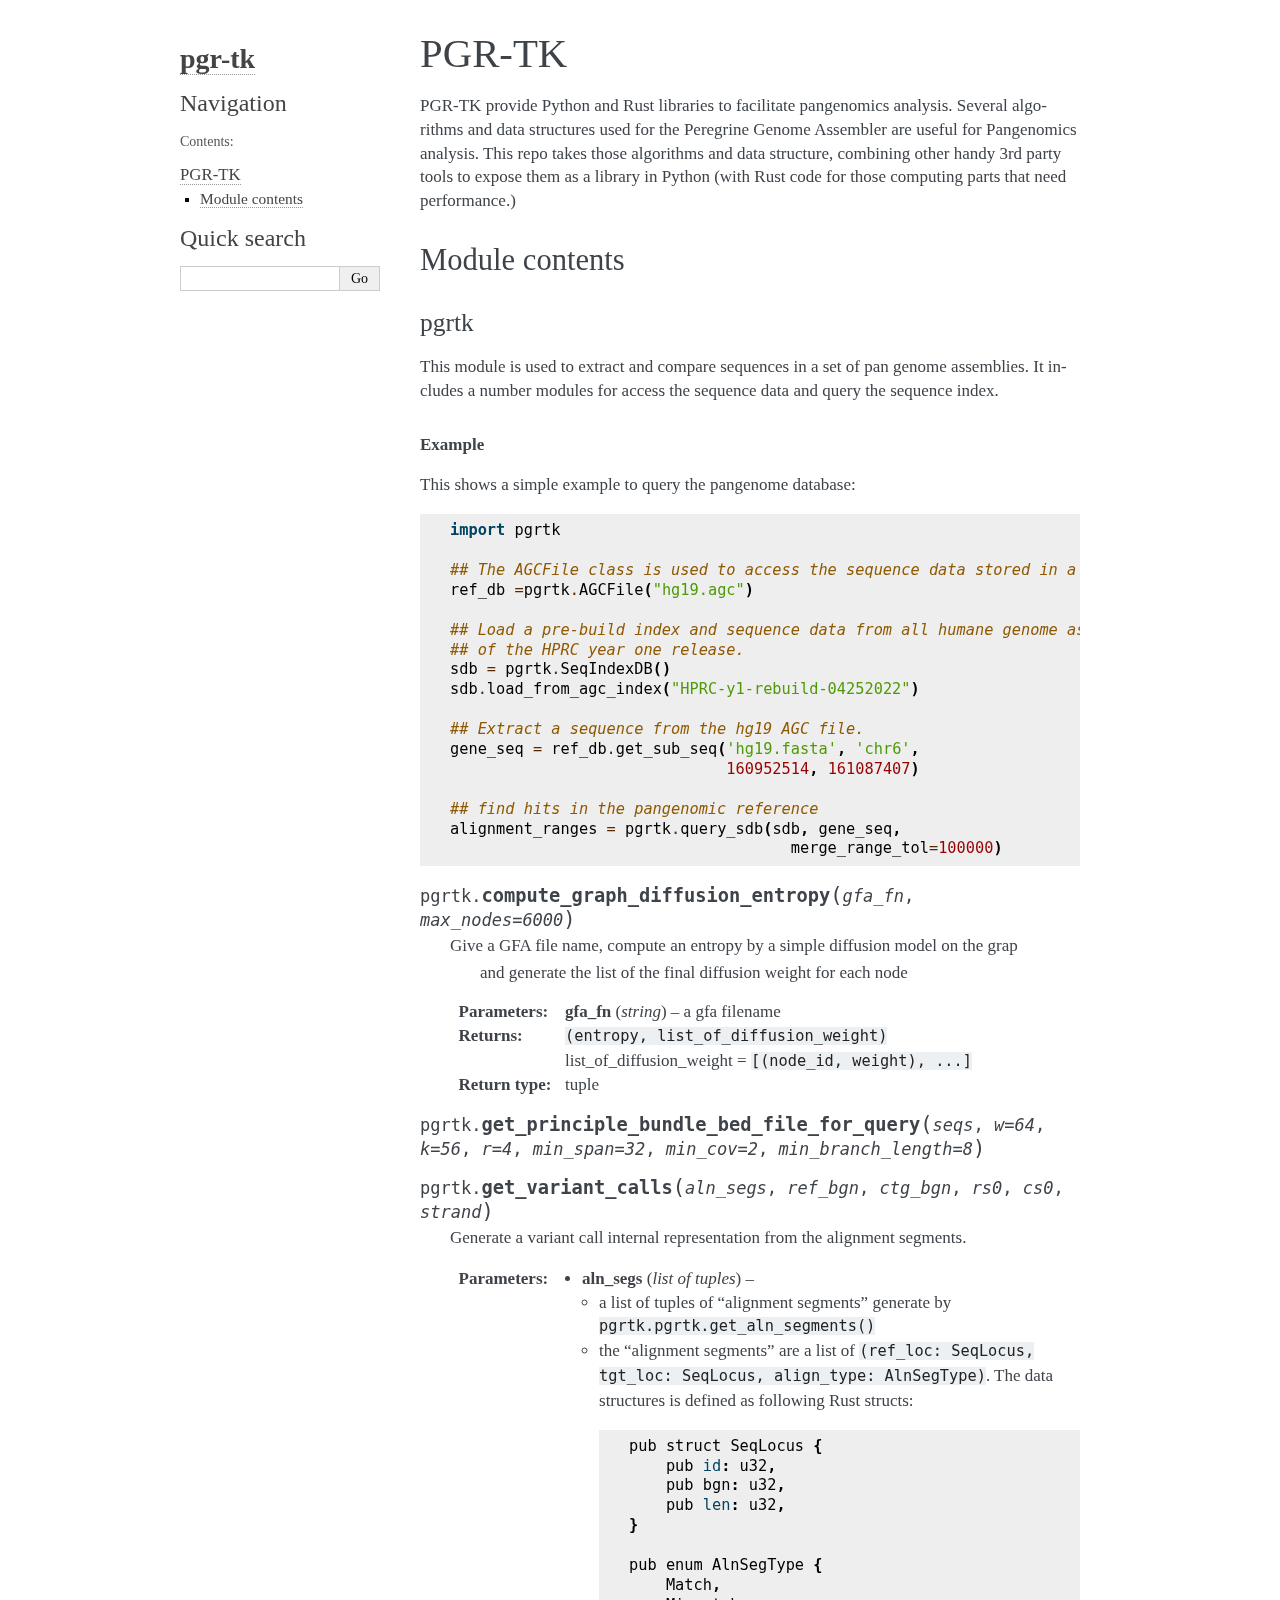
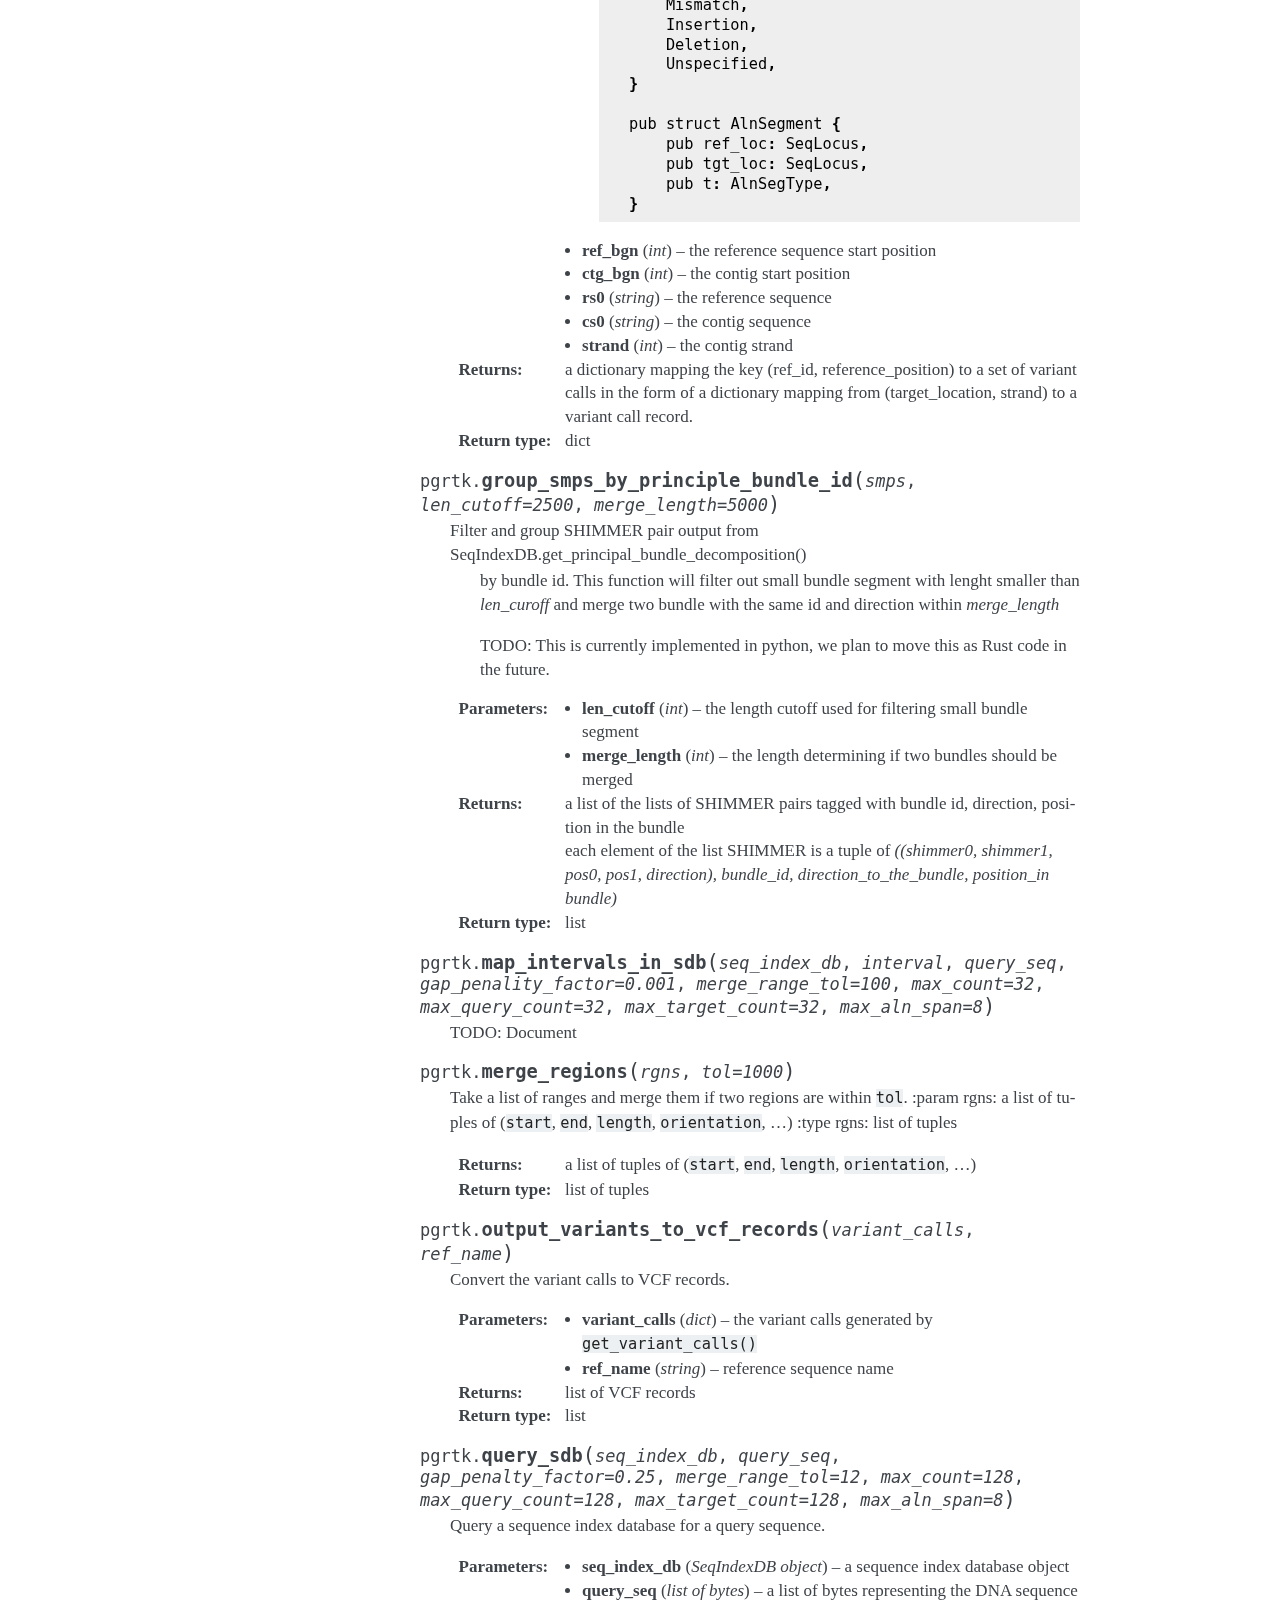
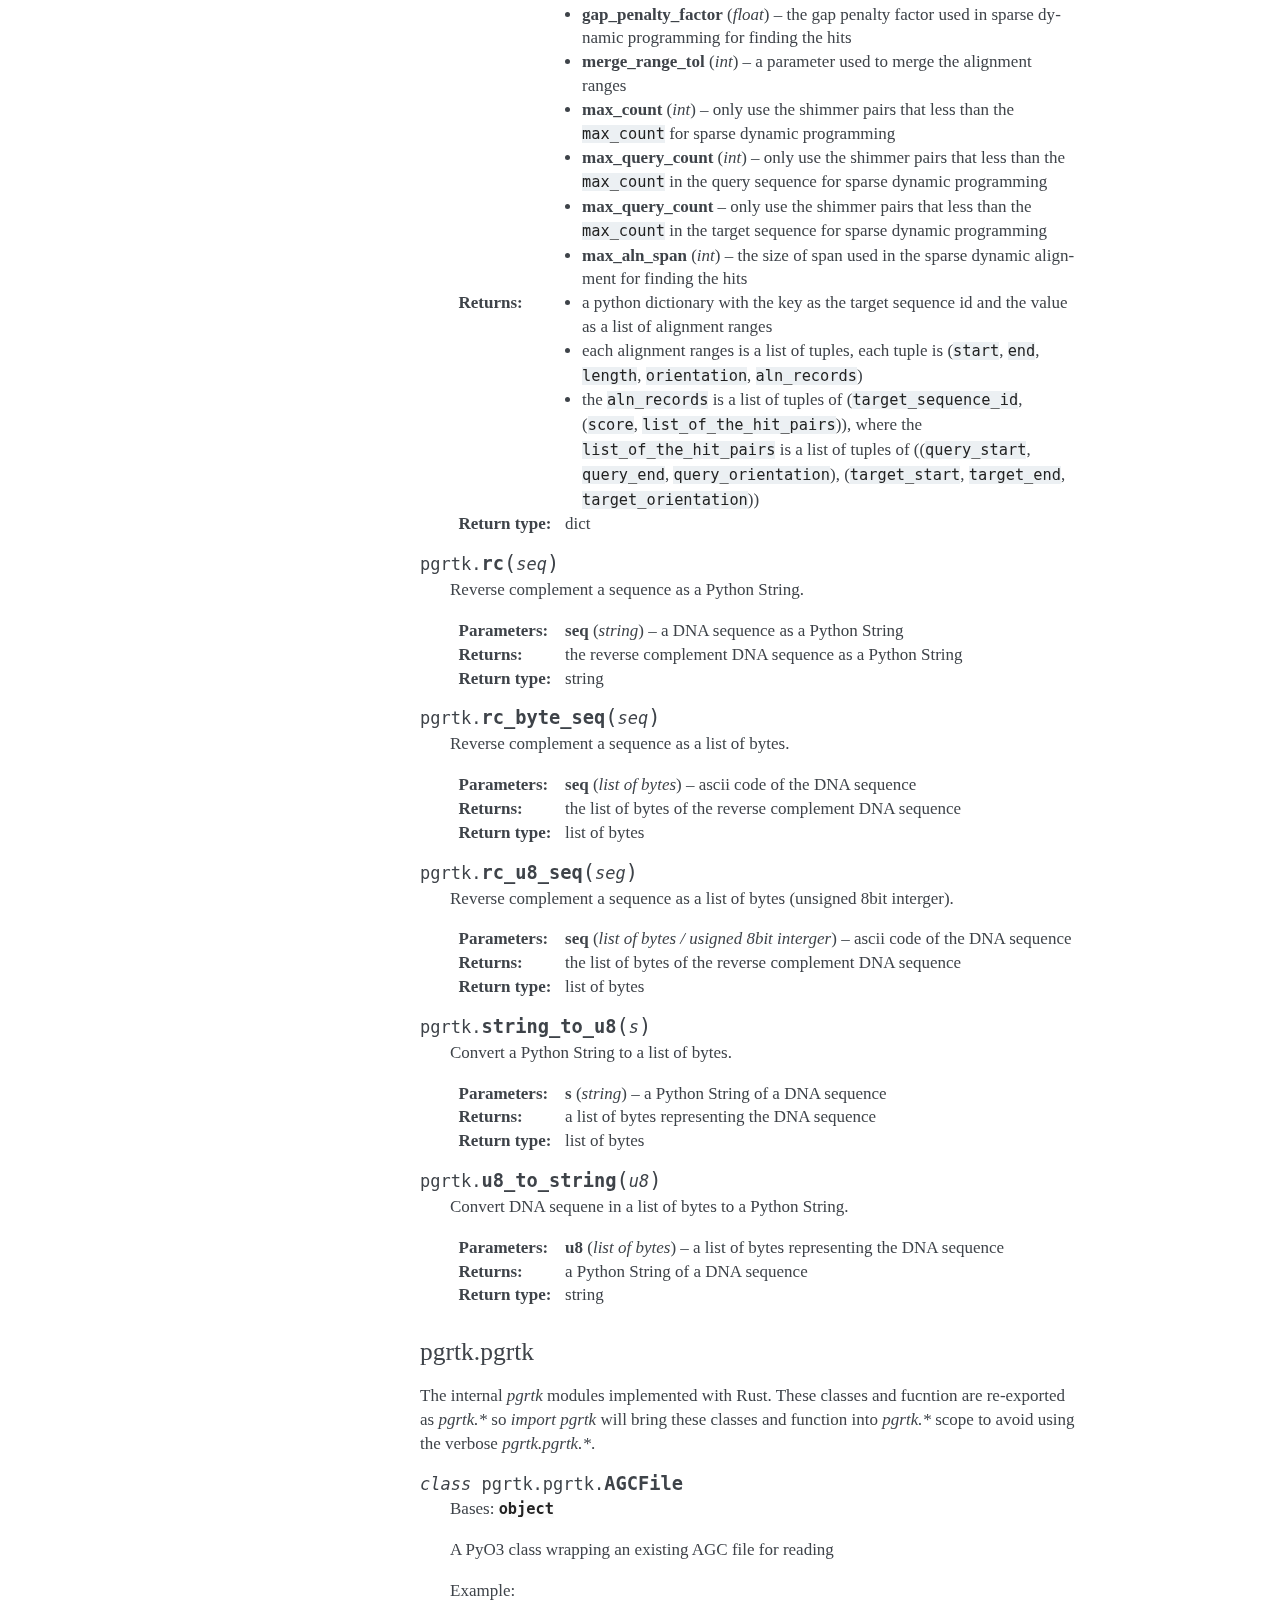
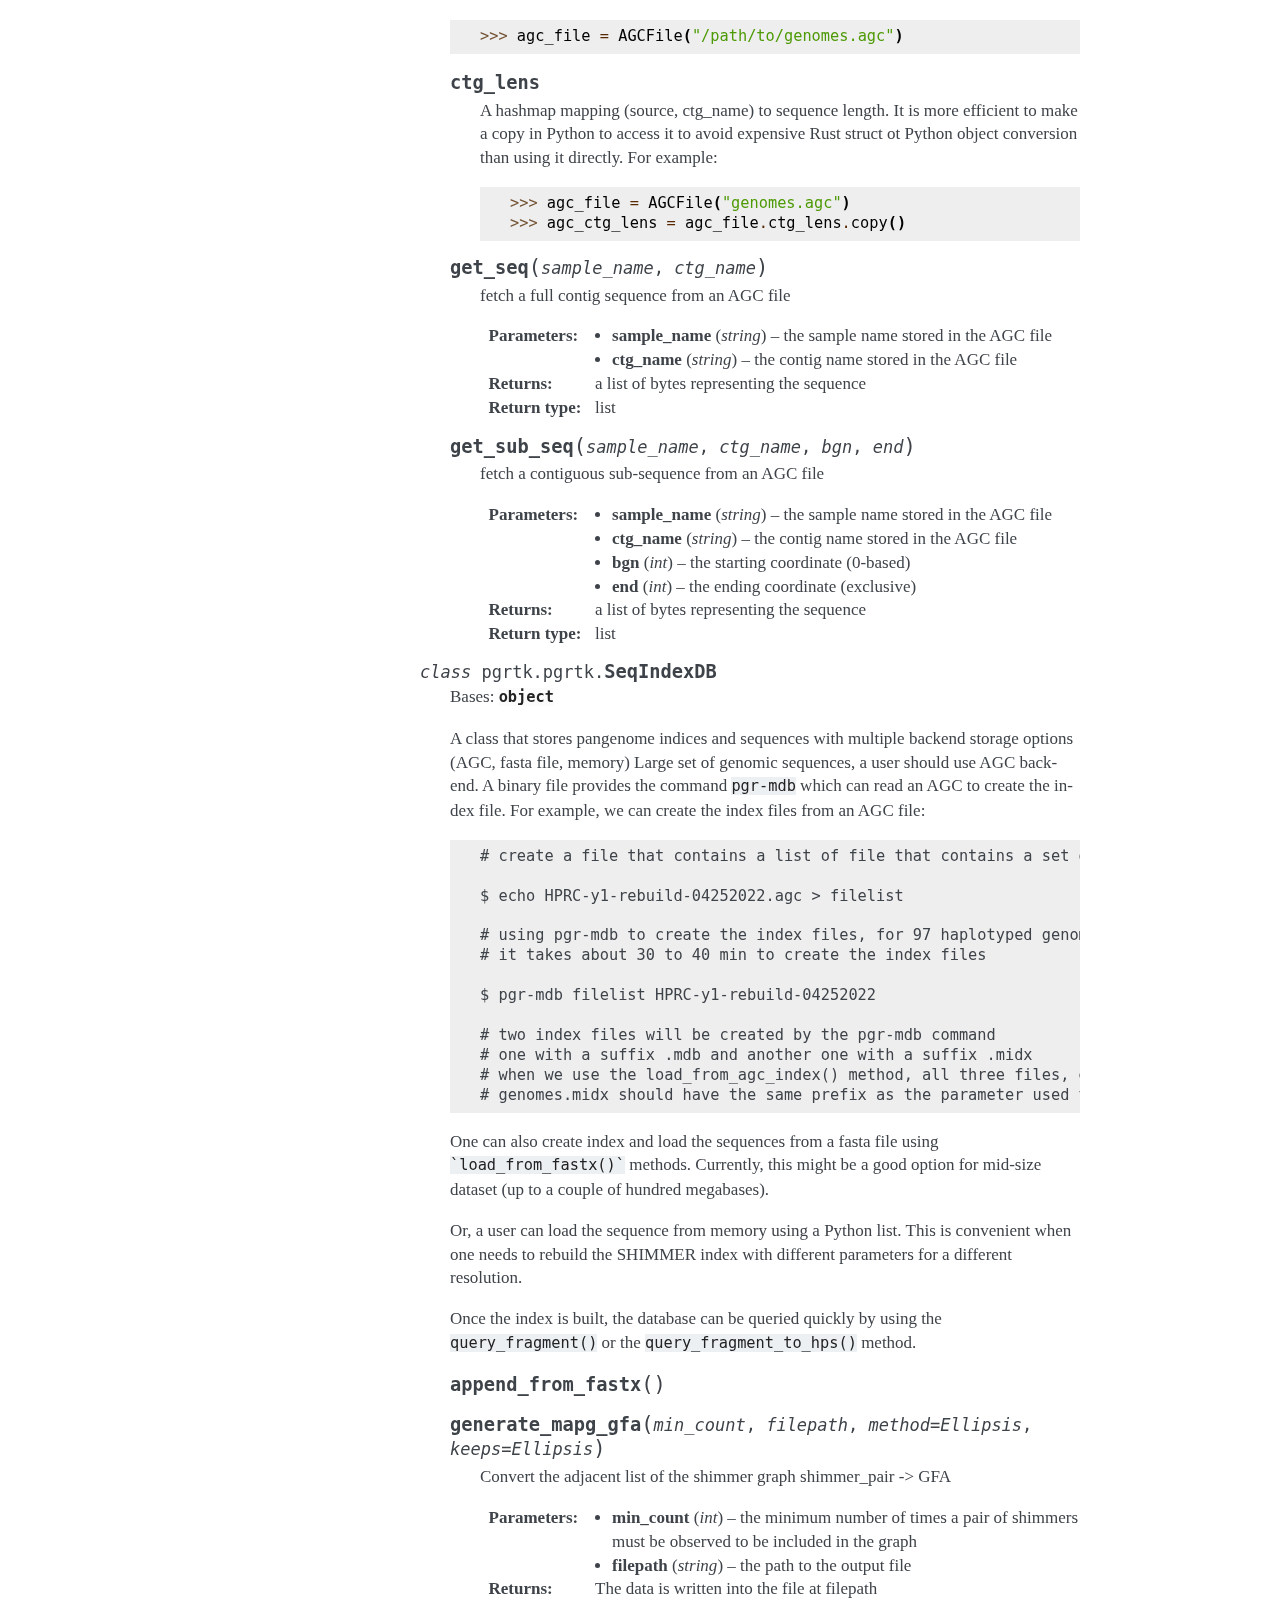
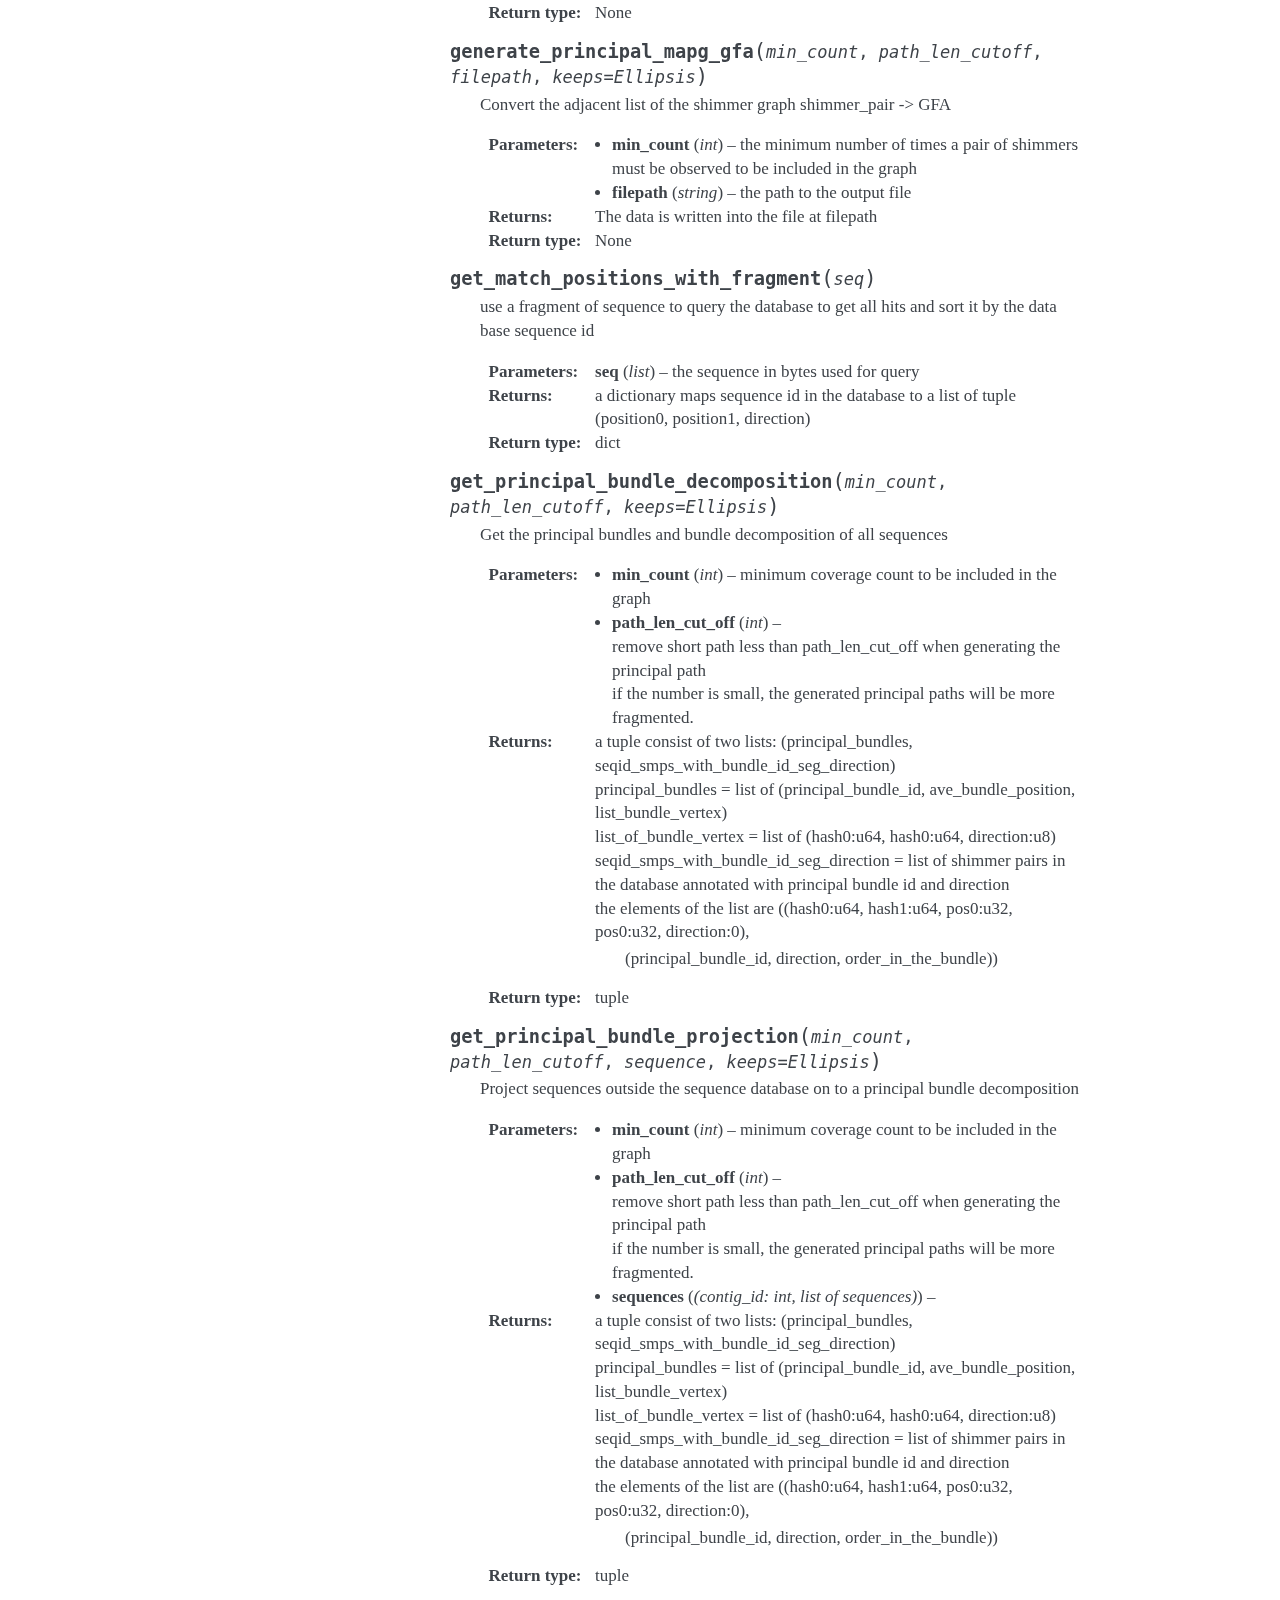
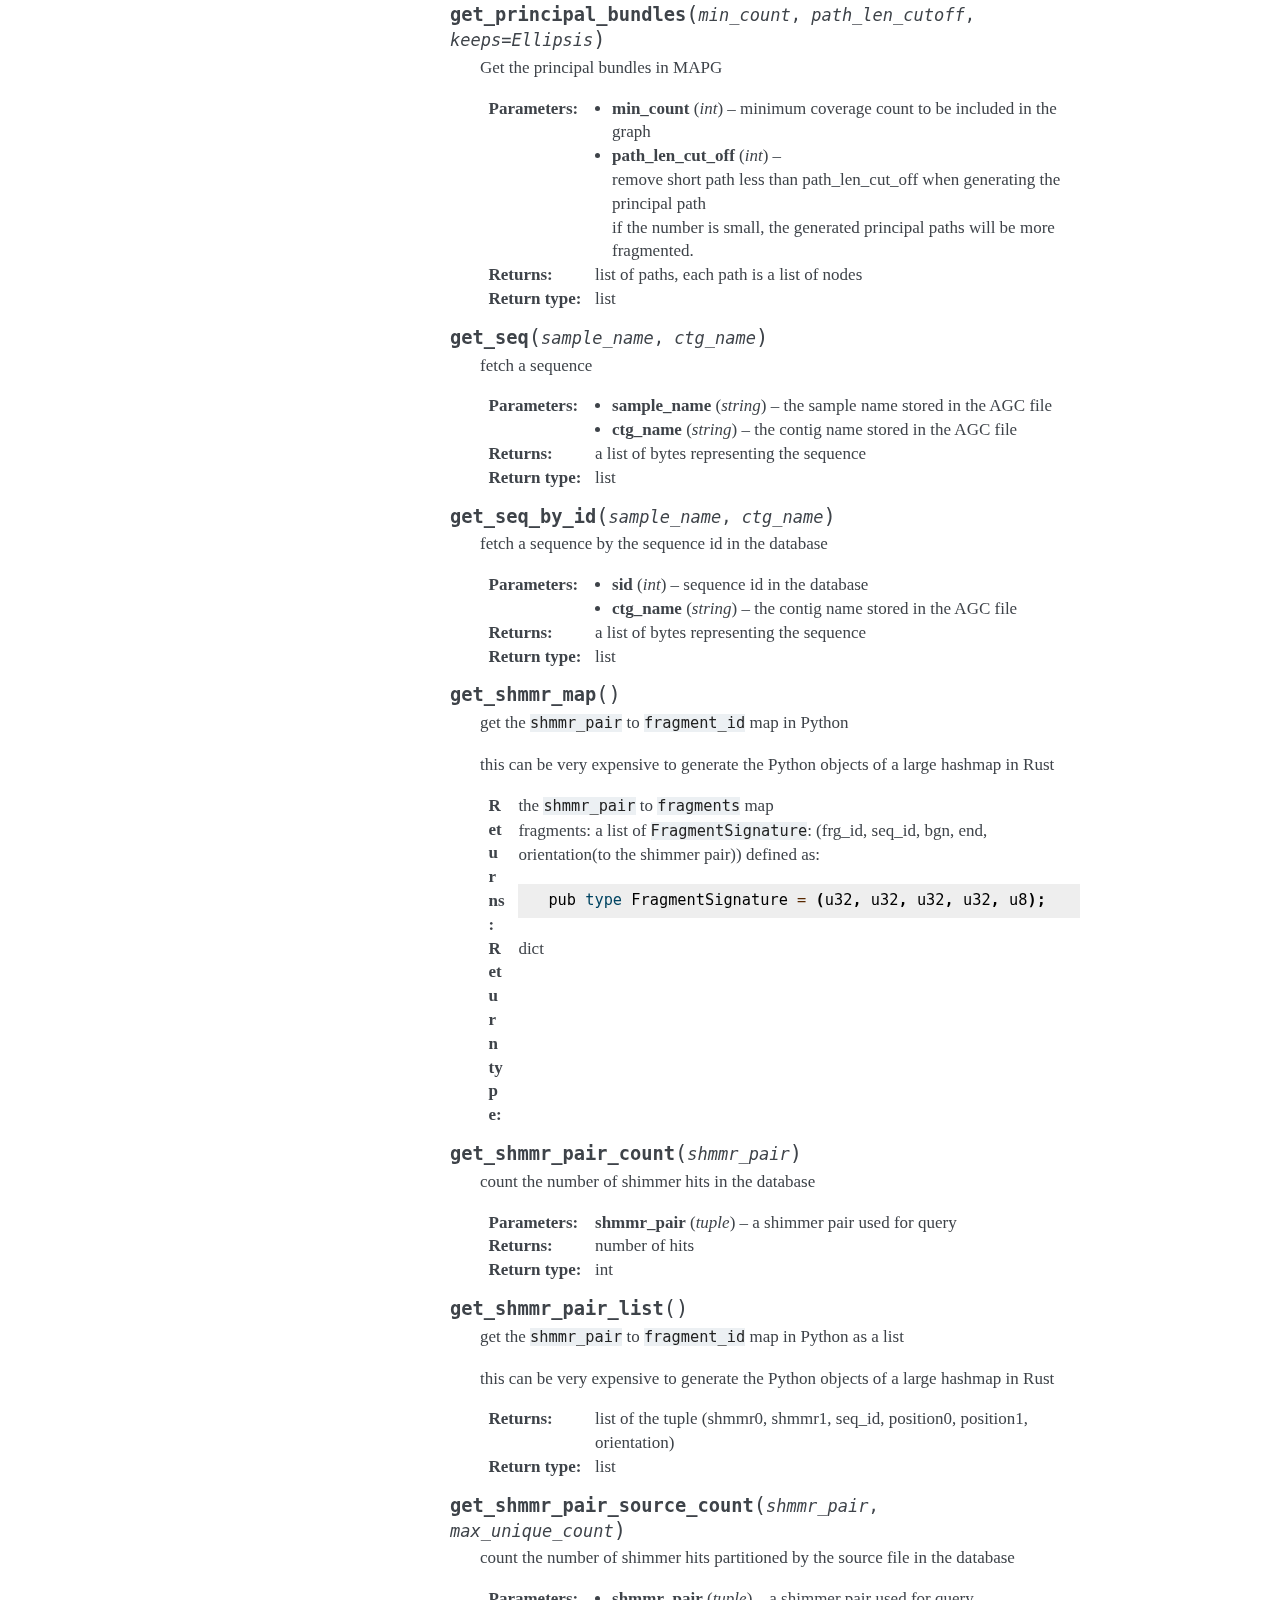
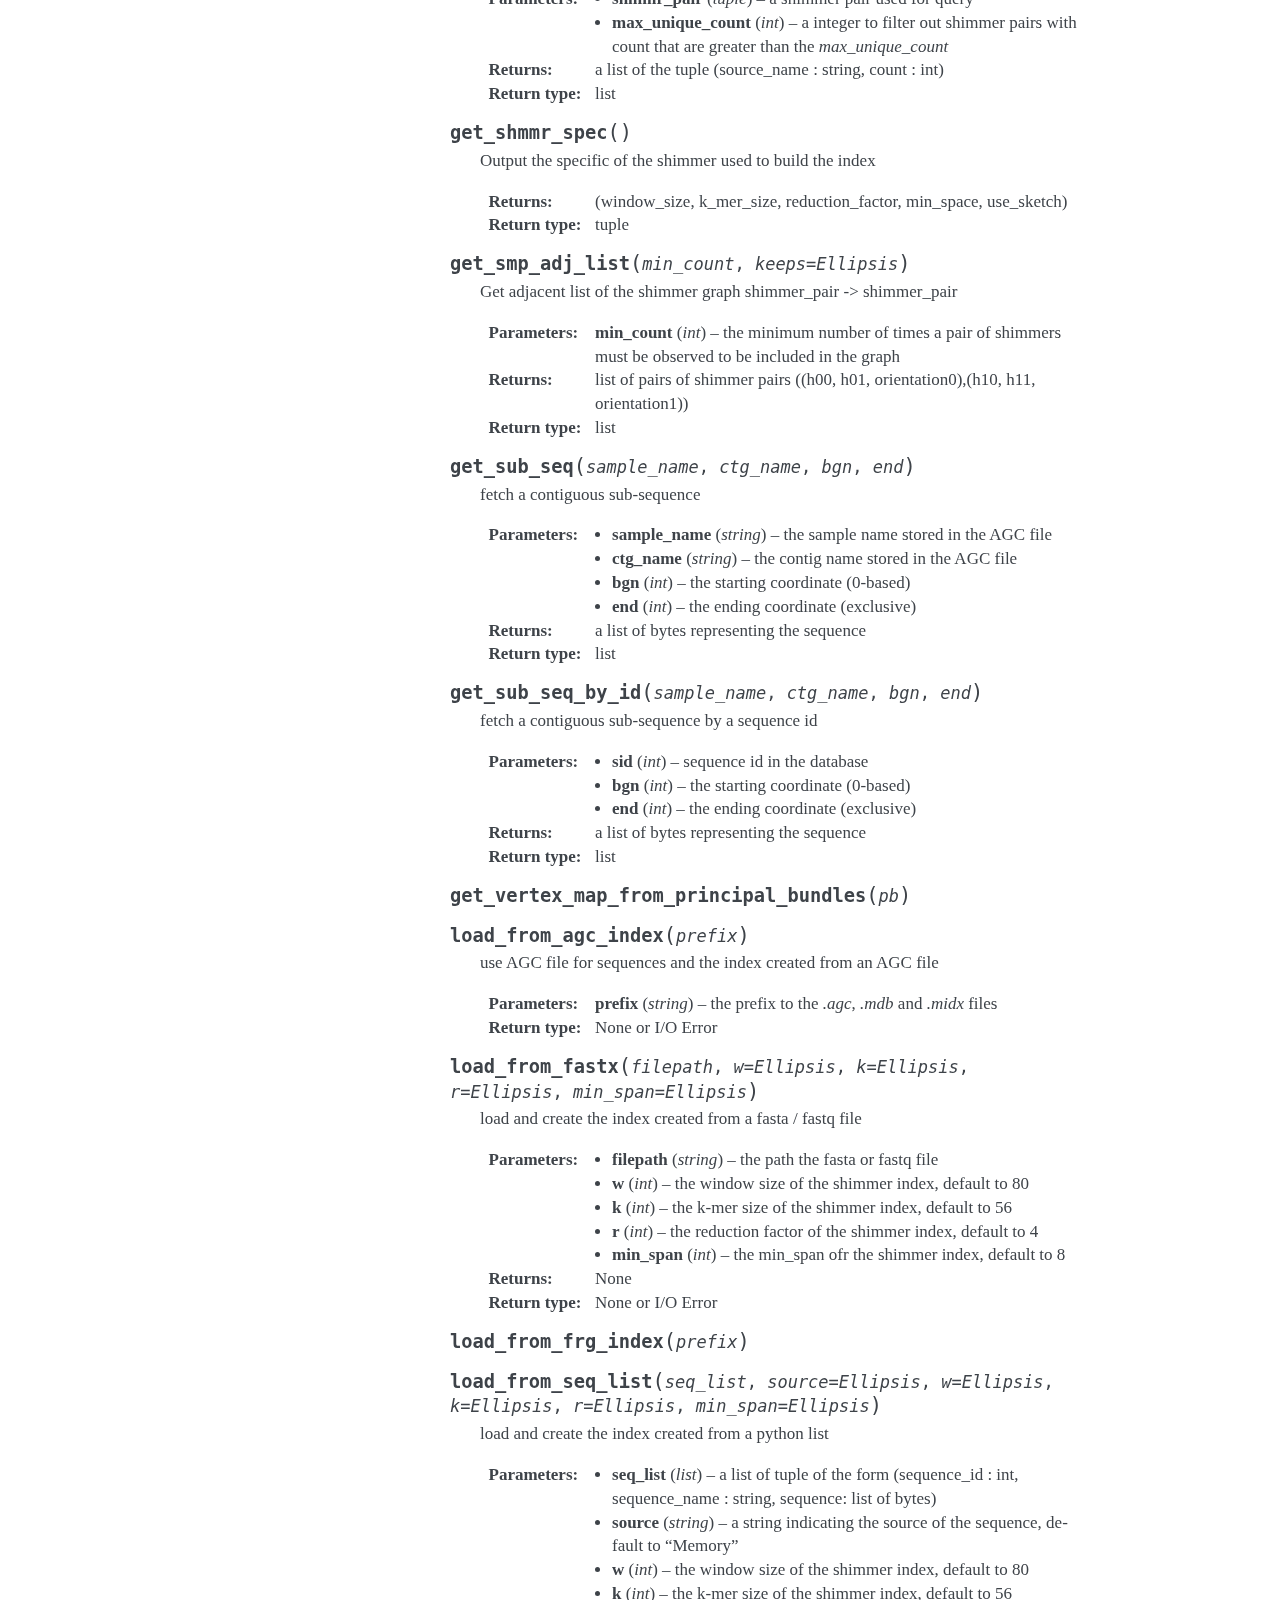
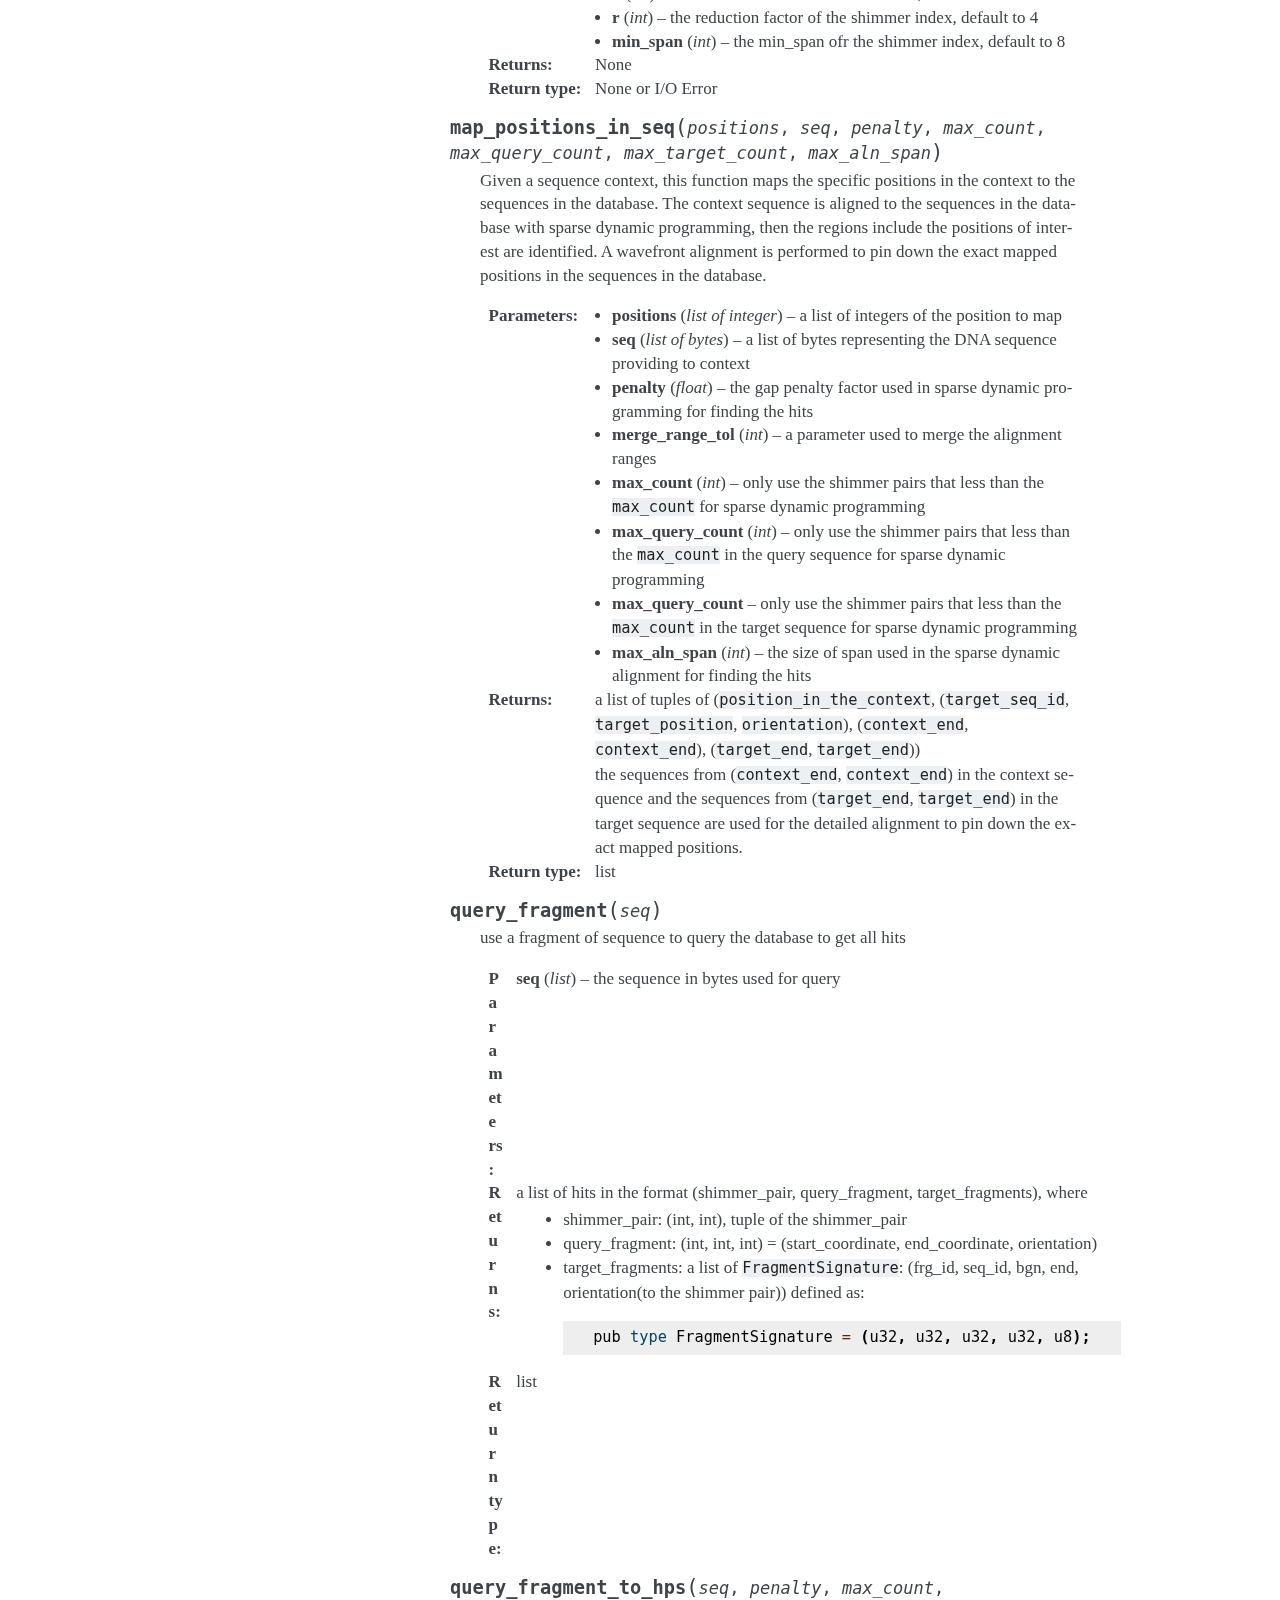
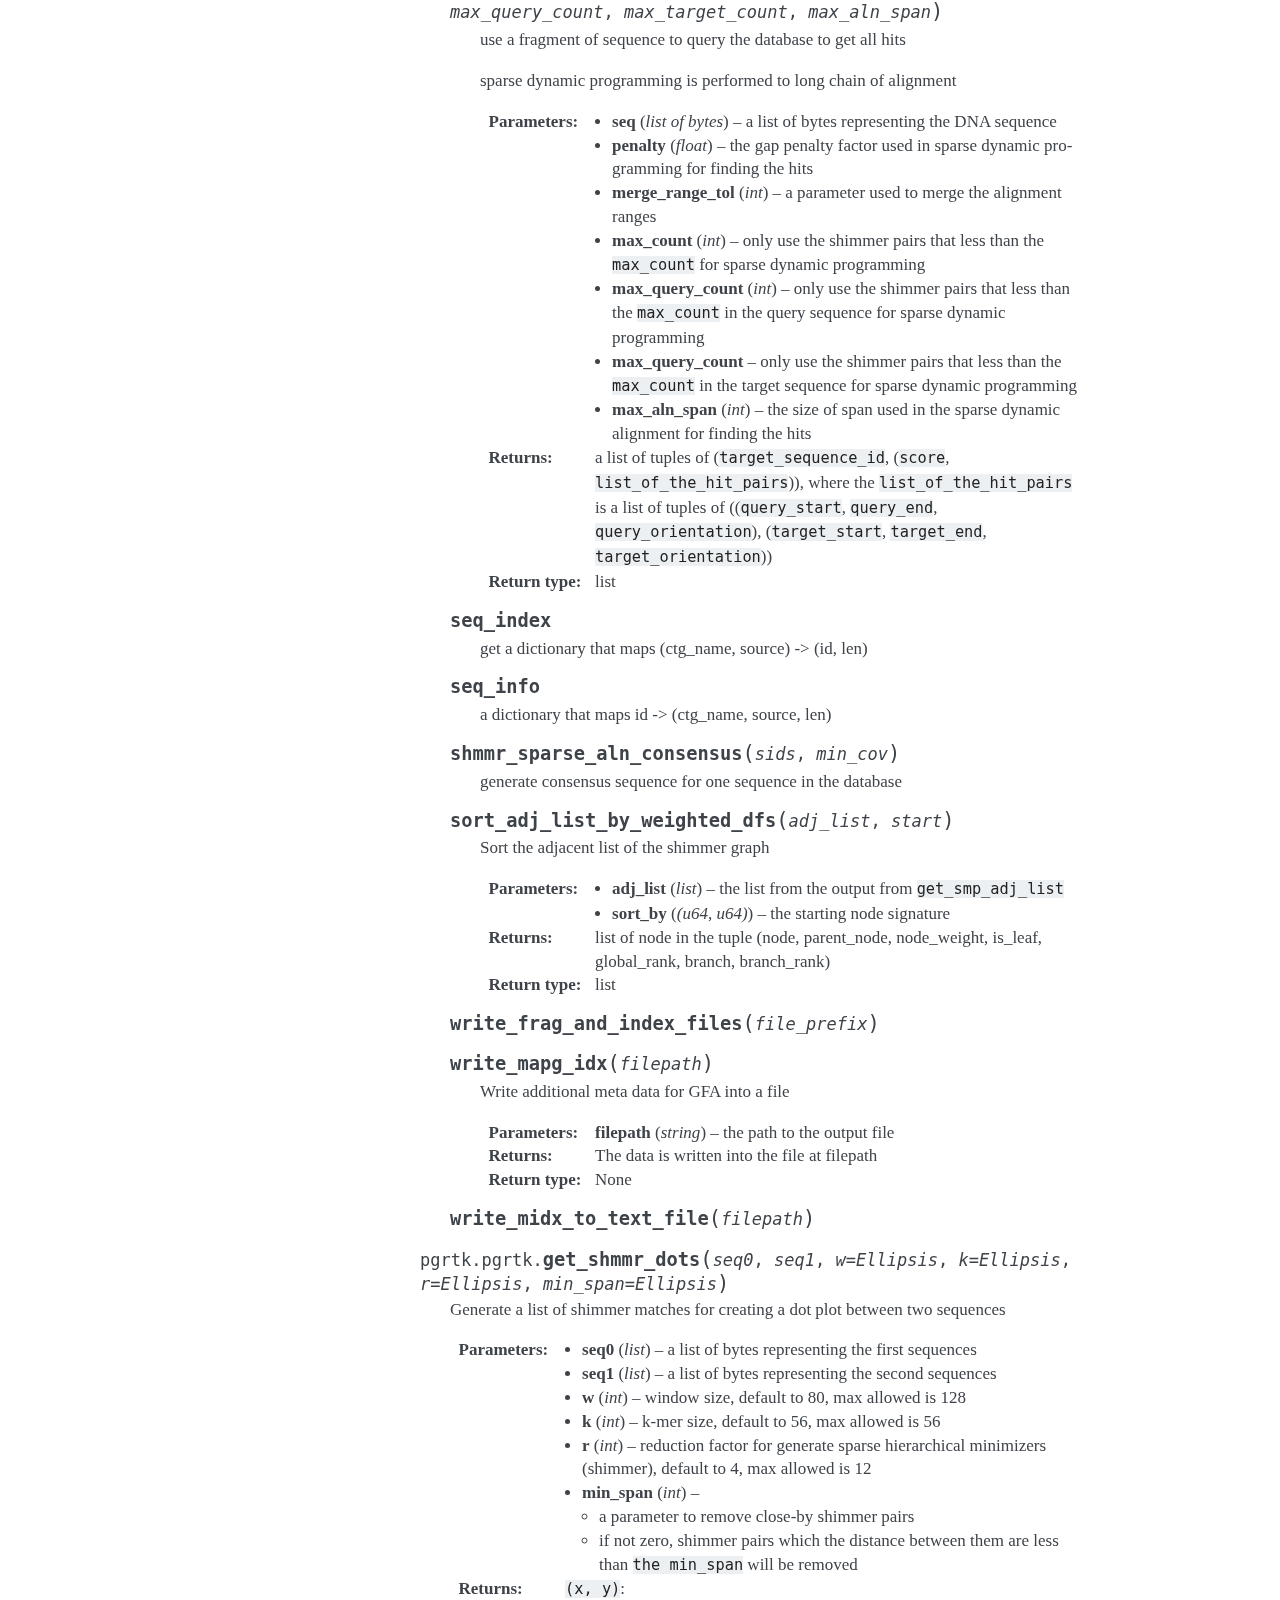
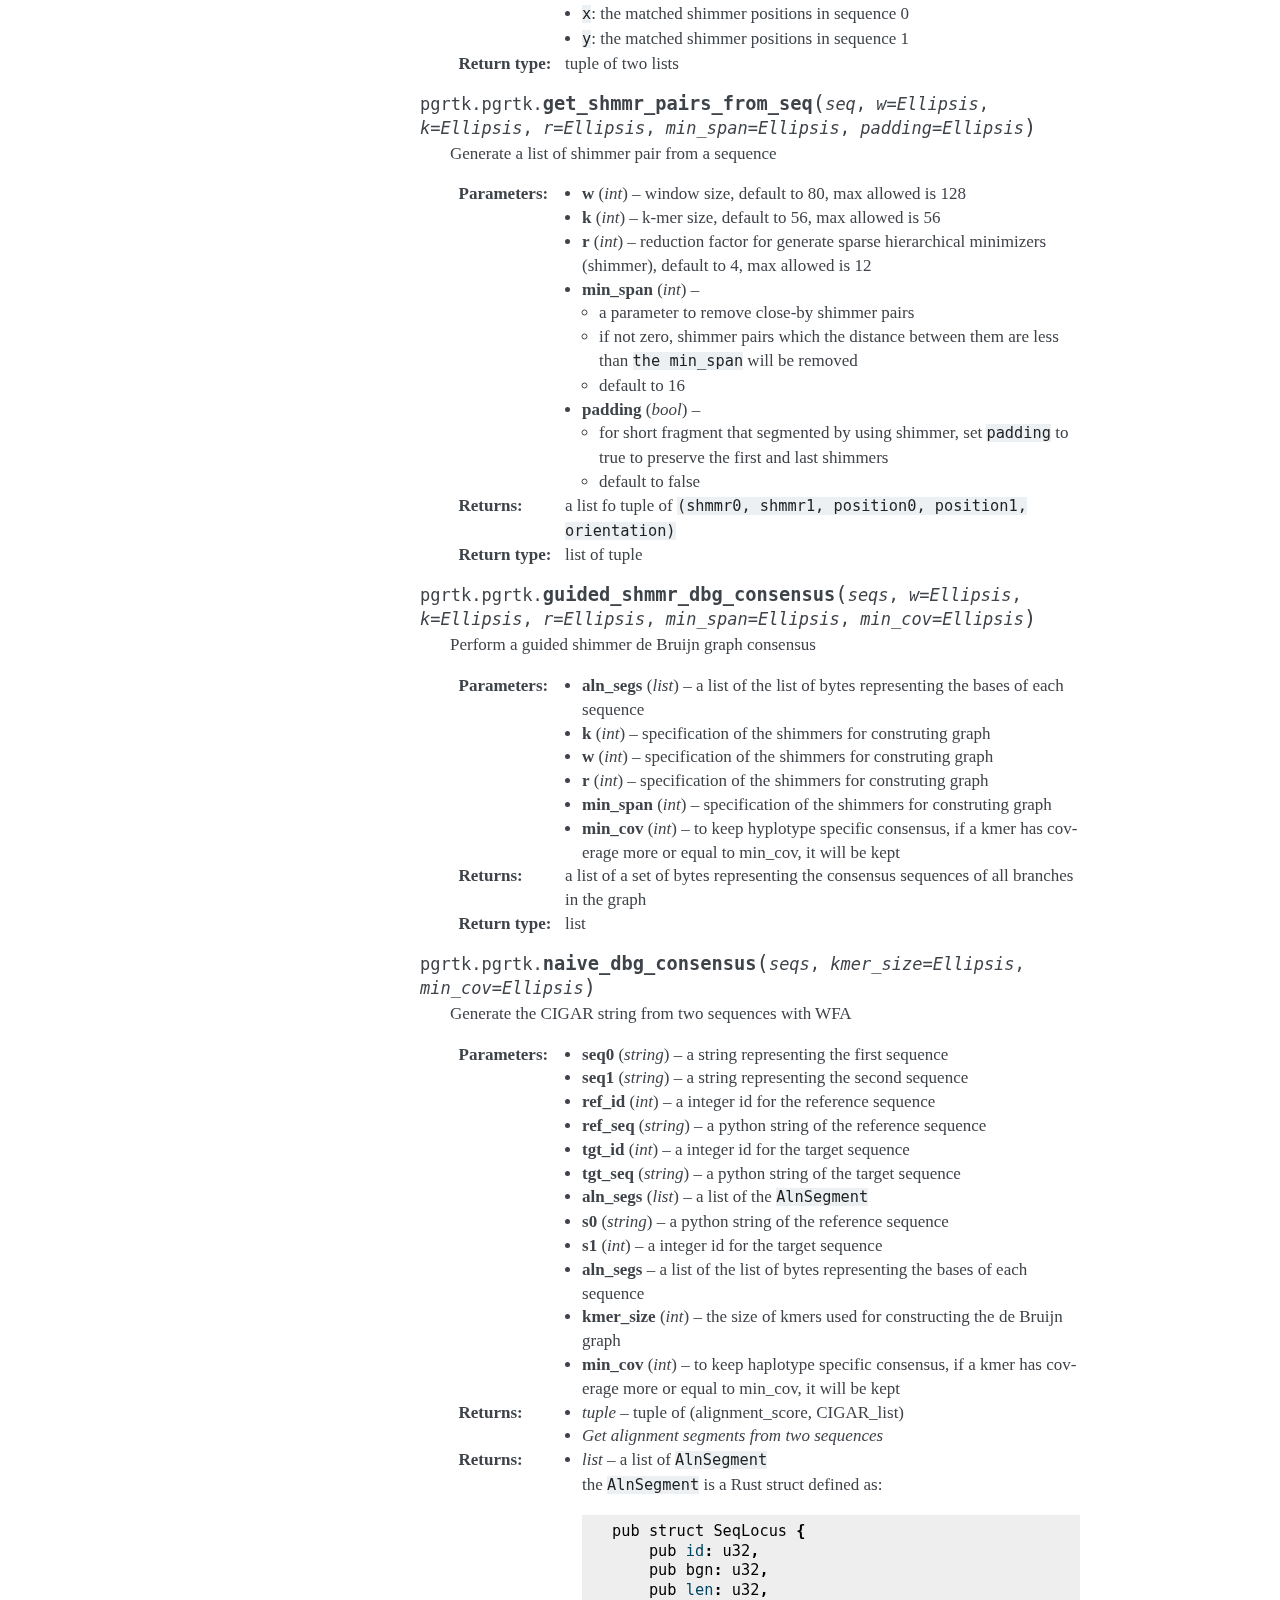
<file: docs/pgrtk.html>
<!DOCTYPE html>

<html lang="en">
  <head>
    <meta charset="utf-8" />
    <meta name="viewport" content="width=device-width, initial-scale=1.0" /><meta name="generator" content="Docutils 0.19: https://docutils.sourceforge.io/" />

    <title>PGR-TK &#8212; pgr-tk  documentation</title>
    <link rel="stylesheet" type="text/css" href="_static/pygments.css" />
    <link rel="stylesheet" type="text/css" href="_static/alabaster.css" />
    <script data-url_root="./" id="documentation_options" src="_static/documentation_options.js"></script>
    <script src="_static/doctools.js"></script>
    <script src="_static/sphinx_highlight.js"></script>
    <link rel="index" title="Index" href="genindex.html" />
    <link rel="search" title="Search" href="search.html" />
    <link rel="prev" title="Welcome to PGR-TK’s documentation!" href="index.html" />
   
  <link rel="stylesheet" href="_static/custom.css" type="text/css" />
  
  
  <meta name="viewport" content="width=device-width, initial-scale=0.9, maximum-scale=0.9" />

  </head><body>
  

    <div class="document">
      <div class="documentwrapper">
        <div class="bodywrapper">
          

          <div class="body" role="main">
            
  <section id="pgr-tk">
<h1>PGR-TK<a class="headerlink" href="#pgr-tk" title="Permalink to this heading">¶</a></h1>
<p>PGR-TK provide Python and Rust libraries to facilitate pangenomics analysis. Several algorithms and data structures used for the Peregrine Genome Assembler are useful for Pangenomics analysis. This repo takes those algorithms and data structure, combining other handy 3rd party tools to expose them as a library in Python (with Rust code for those computing parts that need performance.)</p>
<section id="module-contents">
<h2>Module contents<a class="headerlink" href="#module-contents" title="Permalink to this heading">¶</a></h2>
<section id="module-pgrtk">
<span id="pgrtk"></span><h3>pgrtk<a class="headerlink" href="#module-pgrtk" title="Permalink to this heading">¶</a></h3>
<p>This module is used to extract and compare sequences in a set of pan genome assemblies.
It includes a number modules for access the sequence data and query the sequence index.</p>
<p class="rubric">Example</p>
<p>This shows a simple example to query the pangenome database:</p>
<div class="highlight-default notranslate"><div class="highlight"><pre><span></span><span class="kn">import</span> <span class="nn">pgrtk</span>

<span class="c1">## The AGCFile class is used to access the sequence data stored in a AGC file.</span>
<span class="n">ref_db</span> <span class="o">=</span><span class="n">pgrtk</span><span class="o">.</span><span class="n">AGCFile</span><span class="p">(</span><span class="s2">&quot;hg19.agc&quot;</span><span class="p">)</span>

<span class="c1">## Load a pre-build index and sequence data from all humane genome assemblies</span>
<span class="c1">## of the HPRC year one release.</span>
<span class="n">sdb</span> <span class="o">=</span> <span class="n">pgrtk</span><span class="o">.</span><span class="n">SeqIndexDB</span><span class="p">()</span>
<span class="n">sdb</span><span class="o">.</span><span class="n">load_from_agc_index</span><span class="p">(</span><span class="s2">&quot;HPRC-y1-rebuild-04252022&quot;</span><span class="p">)</span>

<span class="c1">## Extract a sequence from the hg19 AGC file.</span>
<span class="n">gene_seq</span> <span class="o">=</span> <span class="n">ref_db</span><span class="o">.</span><span class="n">get_sub_seq</span><span class="p">(</span><span class="s1">&#39;hg19.fasta&#39;</span><span class="p">,</span> <span class="s1">&#39;chr6&#39;</span><span class="p">,</span>
                              <span class="mi">160952514</span><span class="p">,</span> <span class="mi">161087407</span><span class="p">)</span>

<span class="c1">## find hits in the pangenomic reference</span>
<span class="n">alignment_ranges</span> <span class="o">=</span> <span class="n">pgrtk</span><span class="o">.</span><span class="n">query_sdb</span><span class="p">(</span><span class="n">sdb</span><span class="p">,</span> <span class="n">gene_seq</span><span class="p">,</span>
                                     <span class="n">merge_range_tol</span><span class="o">=</span><span class="mi">100000</span><span class="p">)</span>
</pre></div>
</div>
<dl class="py function">
<dt class="sig sig-object py" id="pgrtk.compute_graph_diffusion_entropy">
<span class="sig-prename descclassname"><span class="pre">pgrtk.</span></span><span class="sig-name descname"><span class="pre">compute_graph_diffusion_entropy</span></span><span class="sig-paren">(</span><em class="sig-param"><span class="n"><span class="pre">gfa_fn</span></span></em>, <em class="sig-param"><span class="n"><span class="pre">max_nodes</span></span><span class="o"><span class="pre">=</span></span><span class="default_value"><span class="pre">6000</span></span></em><span class="sig-paren">)</span><a class="headerlink" href="#pgrtk.compute_graph_diffusion_entropy" title="Permalink to this definition">¶</a></dt>
<dd><dl class="simple">
<dt>Give a GFA file name, compute an entropy by a simple diffusion model on the grap</dt><dd><p>and generate the list of the final diffusion weight for each node</p>
</dd>
</dl>
<dl class="field-list simple">
<dt class="field-odd">Parameters<span class="colon">:</span></dt>
<dd class="field-odd"><p><strong>gfa_fn</strong> (<em>string</em>) – a gfa filename</p>
</dd>
<dt class="field-even">Returns<span class="colon">:</span></dt>
<dd class="field-even"><p><p><code class="docutils literal notranslate"><span class="pre">(entropy,</span> <span class="pre">list_of_diffusion_weight)</span></code></p>
<p>list_of_diffusion_weight = <code class="docutils literal notranslate"><span class="pre">[(node_id,</span> <span class="pre">weight),</span> <span class="pre">...]</span></code></p>
</p>
</dd>
<dt class="field-odd">Return type<span class="colon">:</span></dt>
<dd class="field-odd"><p>tuple</p>
</dd>
</dl>
</dd></dl>

<dl class="py function">
<dt class="sig sig-object py" id="pgrtk.get_principle_bundle_bed_file_for_query">
<span class="sig-prename descclassname"><span class="pre">pgrtk.</span></span><span class="sig-name descname"><span class="pre">get_principle_bundle_bed_file_for_query</span></span><span class="sig-paren">(</span><em class="sig-param"><span class="n"><span class="pre">seqs</span></span></em>, <em class="sig-param"><span class="n"><span class="pre">w</span></span><span class="o"><span class="pre">=</span></span><span class="default_value"><span class="pre">64</span></span></em>, <em class="sig-param"><span class="n"><span class="pre">k</span></span><span class="o"><span class="pre">=</span></span><span class="default_value"><span class="pre">56</span></span></em>, <em class="sig-param"><span class="n"><span class="pre">r</span></span><span class="o"><span class="pre">=</span></span><span class="default_value"><span class="pre">4</span></span></em>, <em class="sig-param"><span class="n"><span class="pre">min_span</span></span><span class="o"><span class="pre">=</span></span><span class="default_value"><span class="pre">32</span></span></em>, <em class="sig-param"><span class="n"><span class="pre">min_cov</span></span><span class="o"><span class="pre">=</span></span><span class="default_value"><span class="pre">2</span></span></em>, <em class="sig-param"><span class="n"><span class="pre">min_branch_length</span></span><span class="o"><span class="pre">=</span></span><span class="default_value"><span class="pre">8</span></span></em><span class="sig-paren">)</span><a class="headerlink" href="#pgrtk.get_principle_bundle_bed_file_for_query" title="Permalink to this definition">¶</a></dt>
<dd></dd></dl>

<dl class="py function">
<dt class="sig sig-object py" id="pgrtk.get_variant_calls">
<span class="sig-prename descclassname"><span class="pre">pgrtk.</span></span><span class="sig-name descname"><span class="pre">get_variant_calls</span></span><span class="sig-paren">(</span><em class="sig-param"><span class="n"><span class="pre">aln_segs</span></span></em>, <em class="sig-param"><span class="n"><span class="pre">ref_bgn</span></span></em>, <em class="sig-param"><span class="n"><span class="pre">ctg_bgn</span></span></em>, <em class="sig-param"><span class="n"><span class="pre">rs0</span></span></em>, <em class="sig-param"><span class="n"><span class="pre">cs0</span></span></em>, <em class="sig-param"><span class="n"><span class="pre">strand</span></span></em><span class="sig-paren">)</span><a class="headerlink" href="#pgrtk.get_variant_calls" title="Permalink to this definition">¶</a></dt>
<dd><p>Generate a variant call internal representation from the alignment segments.</p>
<dl class="field-list simple">
<dt class="field-odd">Parameters<span class="colon">:</span></dt>
<dd class="field-odd"><ul class="simple">
<li><p><strong>aln_segs</strong> (<em>list</em><em> of </em><em>tuples</em>) – <ul>
<li><p>a list of tuples of “alignment segments” generate by <code class="docutils literal notranslate"><span class="pre">pgrtk.pgrtk.get_aln_segments()</span></code></p></li>
<li><p>the “alignment segments” are a list of <code class="docutils literal notranslate"><span class="pre">(ref_loc:</span> <span class="pre">SeqLocus,</span> <span class="pre">tgt_loc:</span> <span class="pre">SeqLocus,</span> <span class="pre">align_type:</span> <span class="pre">AlnSegType)</span></code>. The data structures
is defined as following Rust structs:</p>
<div class="highlight-default notranslate"><div class="highlight"><pre><span></span><span class="n">pub</span> <span class="n">struct</span> <span class="n">SeqLocus</span> <span class="p">{</span>
    <span class="n">pub</span> <span class="nb">id</span><span class="p">:</span> <span class="n">u32</span><span class="p">,</span>
    <span class="n">pub</span> <span class="n">bgn</span><span class="p">:</span> <span class="n">u32</span><span class="p">,</span>
    <span class="n">pub</span> <span class="nb">len</span><span class="p">:</span> <span class="n">u32</span><span class="p">,</span>
<span class="p">}</span>

<span class="n">pub</span> <span class="n">enum</span> <span class="n">AlnSegType</span> <span class="p">{</span>
    <span class="n">Match</span><span class="p">,</span>
    <span class="n">Mismatch</span><span class="p">,</span>
    <span class="n">Insertion</span><span class="p">,</span>
    <span class="n">Deletion</span><span class="p">,</span>
    <span class="n">Unspecified</span><span class="p">,</span>
<span class="p">}</span>

<span class="n">pub</span> <span class="n">struct</span> <span class="n">AlnSegment</span> <span class="p">{</span>
    <span class="n">pub</span> <span class="n">ref_loc</span><span class="p">:</span> <span class="n">SeqLocus</span><span class="p">,</span>
    <span class="n">pub</span> <span class="n">tgt_loc</span><span class="p">:</span> <span class="n">SeqLocus</span><span class="p">,</span>
    <span class="n">pub</span> <span class="n">t</span><span class="p">:</span> <span class="n">AlnSegType</span><span class="p">,</span>
<span class="p">}</span>
</pre></div>
</div>
</li>
</ul>
</p></li>
<li><p><strong>ref_bgn</strong> (<em>int</em>) – the reference sequence start position</p></li>
<li><p><strong>ctg_bgn</strong> (<em>int</em>) – the contig start position</p></li>
<li><p><strong>rs0</strong> (<em>string</em>) – the reference sequence</p></li>
<li><p><strong>cs0</strong> (<em>string</em>) – the contig sequence</p></li>
<li><p><strong>strand</strong> (<em>int</em>) – the contig strand</p></li>
</ul>
</dd>
<dt class="field-even">Returns<span class="colon">:</span></dt>
<dd class="field-even"><p>a dictionary mapping the key (ref_id, reference_position) to a set of variant
calls in the form of a dictionary mapping from (target_location, strand) to
a variant call record.</p>
</dd>
<dt class="field-odd">Return type<span class="colon">:</span></dt>
<dd class="field-odd"><p>dict</p>
</dd>
</dl>
</dd></dl>

<dl class="py function">
<dt class="sig sig-object py" id="pgrtk.group_smps_by_principle_bundle_id">
<span class="sig-prename descclassname"><span class="pre">pgrtk.</span></span><span class="sig-name descname"><span class="pre">group_smps_by_principle_bundle_id</span></span><span class="sig-paren">(</span><em class="sig-param"><span class="n"><span class="pre">smps</span></span></em>, <em class="sig-param"><span class="n"><span class="pre">len_cutoff</span></span><span class="o"><span class="pre">=</span></span><span class="default_value"><span class="pre">2500</span></span></em>, <em class="sig-param"><span class="n"><span class="pre">merge_length</span></span><span class="o"><span class="pre">=</span></span><span class="default_value"><span class="pre">5000</span></span></em><span class="sig-paren">)</span><a class="headerlink" href="#pgrtk.group_smps_by_principle_bundle_id" title="Permalink to this definition">¶</a></dt>
<dd><dl>
<dt>Filter and group SHIMMER pair output from SeqIndexDB.get_principal_bundle_decomposition()</dt><dd><p>by bundle id. This function will filter out small bundle segment with lenght smaller than
<cite>len_curoff</cite> and merge two bundle with the same id and direction within <cite>merge_length</cite></p>
<p>TODO: This is currently implemented in python, we plan to move this as
Rust code in the future.</p>
</dd>
</dl>
<dl class="field-list simple">
<dt class="field-odd">Parameters<span class="colon">:</span></dt>
<dd class="field-odd"><ul class="simple">
<li><p><strong>len_cutoff</strong> (<em>int</em>) – the length cutoff used for filtering small bundle segment</p></li>
<li><p><strong>merge_length</strong> (<em>int</em>) – the length determining if two bundles should be merged</p></li>
</ul>
</dd>
<dt class="field-even">Returns<span class="colon">:</span></dt>
<dd class="field-even"><p><p>a list of the lists of SHIMMER pairs tagged with bundle id, direction, position in the bundle</p>
<p>each element of the list SHIMMER is a tuple of
<cite>((shimmer0, shimmer1, pos0, pos1, direction),
bundle_id, direction_to_the_bundle, position_in bundle)</cite></p>
</p>
</dd>
<dt class="field-odd">Return type<span class="colon">:</span></dt>
<dd class="field-odd"><p>list</p>
</dd>
</dl>
</dd></dl>

<dl class="py function">
<dt class="sig sig-object py" id="pgrtk.map_intervals_in_sdb">
<span class="sig-prename descclassname"><span class="pre">pgrtk.</span></span><span class="sig-name descname"><span class="pre">map_intervals_in_sdb</span></span><span class="sig-paren">(</span><em class="sig-param"><span class="n"><span class="pre">seq_index_db</span></span></em>, <em class="sig-param"><span class="n"><span class="pre">interval</span></span></em>, <em class="sig-param"><span class="n"><span class="pre">query_seq</span></span></em>, <em class="sig-param"><span class="n"><span class="pre">gap_penality_factor</span></span><span class="o"><span class="pre">=</span></span><span class="default_value"><span class="pre">0.001</span></span></em>, <em class="sig-param"><span class="n"><span class="pre">merge_range_tol</span></span><span class="o"><span class="pre">=</span></span><span class="default_value"><span class="pre">100</span></span></em>, <em class="sig-param"><span class="n"><span class="pre">max_count</span></span><span class="o"><span class="pre">=</span></span><span class="default_value"><span class="pre">32</span></span></em>, <em class="sig-param"><span class="n"><span class="pre">max_query_count</span></span><span class="o"><span class="pre">=</span></span><span class="default_value"><span class="pre">32</span></span></em>, <em class="sig-param"><span class="n"><span class="pre">max_target_count</span></span><span class="o"><span class="pre">=</span></span><span class="default_value"><span class="pre">32</span></span></em>, <em class="sig-param"><span class="n"><span class="pre">max_aln_span</span></span><span class="o"><span class="pre">=</span></span><span class="default_value"><span class="pre">8</span></span></em><span class="sig-paren">)</span><a class="headerlink" href="#pgrtk.map_intervals_in_sdb" title="Permalink to this definition">¶</a></dt>
<dd><p>TODO: Document</p>
</dd></dl>

<dl class="py function">
<dt class="sig sig-object py" id="pgrtk.merge_regions">
<span class="sig-prename descclassname"><span class="pre">pgrtk.</span></span><span class="sig-name descname"><span class="pre">merge_regions</span></span><span class="sig-paren">(</span><em class="sig-param"><span class="n"><span class="pre">rgns</span></span></em>, <em class="sig-param"><span class="n"><span class="pre">tol</span></span><span class="o"><span class="pre">=</span></span><span class="default_value"><span class="pre">1000</span></span></em><span class="sig-paren">)</span><a class="headerlink" href="#pgrtk.merge_regions" title="Permalink to this definition">¶</a></dt>
<dd><p>Take a list of ranges and merge them if two regions are within <code class="docutils literal notranslate"><span class="pre">tol</span></code>.
:param rgns: a list of tuples of (<code class="docutils literal notranslate"><span class="pre">start</span></code>, <code class="docutils literal notranslate"><span class="pre">end</span></code>, <code class="docutils literal notranslate"><span class="pre">length</span></code>, <code class="docutils literal notranslate"><span class="pre">orientation</span></code>, …)
:type rgns: list of tuples</p>
<dl class="field-list simple">
<dt class="field-odd">Returns<span class="colon">:</span></dt>
<dd class="field-odd"><p>a list of tuples of (<code class="docutils literal notranslate"><span class="pre">start</span></code>, <code class="docutils literal notranslate"><span class="pre">end</span></code>, <code class="docutils literal notranslate"><span class="pre">length</span></code>, <code class="docutils literal notranslate"><span class="pre">orientation</span></code>, …)</p>
</dd>
<dt class="field-even">Return type<span class="colon">:</span></dt>
<dd class="field-even"><p>list of tuples</p>
</dd>
</dl>
</dd></dl>

<dl class="py function">
<dt class="sig sig-object py" id="pgrtk.output_variants_to_vcf_records">
<span class="sig-prename descclassname"><span class="pre">pgrtk.</span></span><span class="sig-name descname"><span class="pre">output_variants_to_vcf_records</span></span><span class="sig-paren">(</span><em class="sig-param"><span class="n"><span class="pre">variant_calls</span></span></em>, <em class="sig-param"><span class="n"><span class="pre">ref_name</span></span></em><span class="sig-paren">)</span><a class="headerlink" href="#pgrtk.output_variants_to_vcf_records" title="Permalink to this definition">¶</a></dt>
<dd><p>Convert the variant calls to VCF records.</p>
<dl class="field-list simple">
<dt class="field-odd">Parameters<span class="colon">:</span></dt>
<dd class="field-odd"><ul class="simple">
<li><p><strong>variant_calls</strong> (<em>dict</em>) – the variant calls generated by <code class="docutils literal notranslate"><span class="pre">get_variant_calls()</span></code></p></li>
<li><p><strong>ref_name</strong> (<em>string</em>) – reference sequence name</p></li>
</ul>
</dd>
<dt class="field-even">Returns<span class="colon">:</span></dt>
<dd class="field-even"><p>list of VCF records</p>
</dd>
<dt class="field-odd">Return type<span class="colon">:</span></dt>
<dd class="field-odd"><p>list</p>
</dd>
</dl>
</dd></dl>

<dl class="py function">
<dt class="sig sig-object py" id="pgrtk.query_sdb">
<span class="sig-prename descclassname"><span class="pre">pgrtk.</span></span><span class="sig-name descname"><span class="pre">query_sdb</span></span><span class="sig-paren">(</span><em class="sig-param"><span class="n"><span class="pre">seq_index_db</span></span></em>, <em class="sig-param"><span class="n"><span class="pre">query_seq</span></span></em>, <em class="sig-param"><span class="n"><span class="pre">gap_penalty_factor</span></span><span class="o"><span class="pre">=</span></span><span class="default_value"><span class="pre">0.25</span></span></em>, <em class="sig-param"><span class="n"><span class="pre">merge_range_tol</span></span><span class="o"><span class="pre">=</span></span><span class="default_value"><span class="pre">12</span></span></em>, <em class="sig-param"><span class="n"><span class="pre">max_count</span></span><span class="o"><span class="pre">=</span></span><span class="default_value"><span class="pre">128</span></span></em>, <em class="sig-param"><span class="n"><span class="pre">max_query_count</span></span><span class="o"><span class="pre">=</span></span><span class="default_value"><span class="pre">128</span></span></em>, <em class="sig-param"><span class="n"><span class="pre">max_target_count</span></span><span class="o"><span class="pre">=</span></span><span class="default_value"><span class="pre">128</span></span></em>, <em class="sig-param"><span class="n"><span class="pre">max_aln_span</span></span><span class="o"><span class="pre">=</span></span><span class="default_value"><span class="pre">8</span></span></em><span class="sig-paren">)</span><a class="headerlink" href="#pgrtk.query_sdb" title="Permalink to this definition">¶</a></dt>
<dd><p>Query a sequence index database for a query sequence.</p>
<dl class="field-list simple">
<dt class="field-odd">Parameters<span class="colon">:</span></dt>
<dd class="field-odd"><ul class="simple">
<li><p><strong>seq_index_db</strong> (<em>SeqIndexDB object</em>) – a sequence index database object</p></li>
<li><p><strong>query_seq</strong> (<em>list</em><em> of </em><em>bytes</em>) – a list of bytes representing the DNA sequence</p></li>
<li><p><strong>gap_penalty_factor</strong> (<em>float</em>) – the gap penalty factor used in sparse dynamic programming for finding the hits</p></li>
<li><p><strong>merge_range_tol</strong> (<em>int</em>) – a parameter used to merge the alignment ranges</p></li>
<li><p><strong>max_count</strong> (<em>int</em>) – only use the shimmer pairs that less than the <code class="docutils literal notranslate"><span class="pre">max_count</span></code> for sparse dynamic programming</p></li>
<li><p><strong>max_query_count</strong> (<em>int</em>) – only use the shimmer pairs that less than the <code class="docutils literal notranslate"><span class="pre">max_count</span></code> in the query sequence for sparse dynamic programming</p></li>
<li><p><strong>max_query_count</strong> – only use the shimmer pairs that less than the <code class="docutils literal notranslate"><span class="pre">max_count</span></code> in the target sequence for sparse dynamic programming</p></li>
<li><p><strong>max_aln_span</strong> (<em>int</em>) – the size of span used in the sparse dynamic alignment for finding the hits</p></li>
</ul>
</dd>
<dt class="field-even">Returns<span class="colon">:</span></dt>
<dd class="field-even"><p><ul class="simple">
<li><p>a python dictionary with the key as the target sequence id and the value as a list of alignment ranges</p></li>
<li><p>each alignment ranges is a list of tuples, each tuple is (<code class="docutils literal notranslate"><span class="pre">start</span></code>, <code class="docutils literal notranslate"><span class="pre">end</span></code>, <code class="docutils literal notranslate"><span class="pre">length</span></code>,
<code class="docutils literal notranslate"><span class="pre">orientation</span></code>, <code class="docutils literal notranslate"><span class="pre">aln_records</span></code>)</p></li>
<li><p>the <code class="docutils literal notranslate"><span class="pre">aln_records</span></code> is a list of tuples of
(<code class="docutils literal notranslate"><span class="pre">target_sequence_id</span></code>, (<code class="docutils literal notranslate"><span class="pre">score</span></code>, <code class="docutils literal notranslate"><span class="pre">list_of_the_hit_pairs</span></code>)), where
the <code class="docutils literal notranslate"><span class="pre">list_of_the_hit_pairs</span></code> is a list of tuples of
((<code class="docutils literal notranslate"><span class="pre">query_start</span></code>, <code class="docutils literal notranslate"><span class="pre">query_end</span></code>, <code class="docutils literal notranslate"><span class="pre">query_orientation</span></code>),
(<code class="docutils literal notranslate"><span class="pre">target_start</span></code>, <code class="docutils literal notranslate"><span class="pre">target_end</span></code>, <code class="docutils literal notranslate"><span class="pre">target_orientation</span></code>))</p></li>
</ul>
</p>
</dd>
<dt class="field-odd">Return type<span class="colon">:</span></dt>
<dd class="field-odd"><p>dict</p>
</dd>
</dl>
</dd></dl>

<dl class="py function">
<dt class="sig sig-object py" id="pgrtk.rc">
<span class="sig-prename descclassname"><span class="pre">pgrtk.</span></span><span class="sig-name descname"><span class="pre">rc</span></span><span class="sig-paren">(</span><em class="sig-param"><span class="n"><span class="pre">seq</span></span></em><span class="sig-paren">)</span><a class="headerlink" href="#pgrtk.rc" title="Permalink to this definition">¶</a></dt>
<dd><p>Reverse complement a sequence as a Python String.</p>
<dl class="field-list simple">
<dt class="field-odd">Parameters<span class="colon">:</span></dt>
<dd class="field-odd"><p><strong>seq</strong> (<em>string</em>) – a DNA sequence as a Python String</p>
</dd>
<dt class="field-even">Returns<span class="colon">:</span></dt>
<dd class="field-even"><p>the reverse complement DNA sequence as a Python String</p>
</dd>
<dt class="field-odd">Return type<span class="colon">:</span></dt>
<dd class="field-odd"><p>string</p>
</dd>
</dl>
</dd></dl>

<dl class="py function">
<dt class="sig sig-object py" id="pgrtk.rc_byte_seq">
<span class="sig-prename descclassname"><span class="pre">pgrtk.</span></span><span class="sig-name descname"><span class="pre">rc_byte_seq</span></span><span class="sig-paren">(</span><em class="sig-param"><span class="n"><span class="pre">seq</span></span></em><span class="sig-paren">)</span><a class="headerlink" href="#pgrtk.rc_byte_seq" title="Permalink to this definition">¶</a></dt>
<dd><p>Reverse complement a sequence as a list of bytes.</p>
<dl class="field-list simple">
<dt class="field-odd">Parameters<span class="colon">:</span></dt>
<dd class="field-odd"><p><strong>seq</strong> (<em>list</em><em> of </em><em>bytes</em>) – ascii code of the DNA sequence</p>
</dd>
<dt class="field-even">Returns<span class="colon">:</span></dt>
<dd class="field-even"><p>the list of bytes of the reverse complement DNA sequence</p>
</dd>
<dt class="field-odd">Return type<span class="colon">:</span></dt>
<dd class="field-odd"><p>list of bytes</p>
</dd>
</dl>
</dd></dl>

<dl class="py function">
<dt class="sig sig-object py" id="pgrtk.rc_u8_seq">
<span class="sig-prename descclassname"><span class="pre">pgrtk.</span></span><span class="sig-name descname"><span class="pre">rc_u8_seq</span></span><span class="sig-paren">(</span><em class="sig-param"><span class="n"><span class="pre">seg</span></span></em><span class="sig-paren">)</span><a class="headerlink" href="#pgrtk.rc_u8_seq" title="Permalink to this definition">¶</a></dt>
<dd><p>Reverse complement a sequence as a list of bytes (unsigned 8bit interger).</p>
<dl class="field-list simple">
<dt class="field-odd">Parameters<span class="colon">:</span></dt>
<dd class="field-odd"><p><strong>seq</strong> (<em>list</em><em> of </em><em>bytes / usigned 8bit interger</em>) – ascii code of the DNA sequence</p>
</dd>
<dt class="field-even">Returns<span class="colon">:</span></dt>
<dd class="field-even"><p>the list of bytes of the reverse complement DNA sequence</p>
</dd>
<dt class="field-odd">Return type<span class="colon">:</span></dt>
<dd class="field-odd"><p>list of bytes</p>
</dd>
</dl>
</dd></dl>

<dl class="py function">
<dt class="sig sig-object py" id="pgrtk.string_to_u8">
<span class="sig-prename descclassname"><span class="pre">pgrtk.</span></span><span class="sig-name descname"><span class="pre">string_to_u8</span></span><span class="sig-paren">(</span><em class="sig-param"><span class="n"><span class="pre">s</span></span></em><span class="sig-paren">)</span><a class="headerlink" href="#pgrtk.string_to_u8" title="Permalink to this definition">¶</a></dt>
<dd><p>Convert a Python String to a list of bytes.</p>
<dl class="field-list simple">
<dt class="field-odd">Parameters<span class="colon">:</span></dt>
<dd class="field-odd"><p><strong>s</strong> (<em>string</em>) – a Python String of a DNA sequence</p>
</dd>
<dt class="field-even">Returns<span class="colon">:</span></dt>
<dd class="field-even"><p>a list of bytes representing the DNA sequence</p>
</dd>
<dt class="field-odd">Return type<span class="colon">:</span></dt>
<dd class="field-odd"><p>list of bytes</p>
</dd>
</dl>
</dd></dl>

<dl class="py function">
<dt class="sig sig-object py" id="pgrtk.u8_to_string">
<span class="sig-prename descclassname"><span class="pre">pgrtk.</span></span><span class="sig-name descname"><span class="pre">u8_to_string</span></span><span class="sig-paren">(</span><em class="sig-param"><span class="n"><span class="pre">u8</span></span></em><span class="sig-paren">)</span><a class="headerlink" href="#pgrtk.u8_to_string" title="Permalink to this definition">¶</a></dt>
<dd><p>Convert DNA sequene in a list of bytes to a Python String.</p>
<dl class="field-list simple">
<dt class="field-odd">Parameters<span class="colon">:</span></dt>
<dd class="field-odd"><p><strong>u8</strong> (<em>list</em><em> of </em><em>bytes</em>) – a list of bytes representing the DNA sequence</p>
</dd>
<dt class="field-even">Returns<span class="colon">:</span></dt>
<dd class="field-even"><p>a Python String of a DNA sequence</p>
</dd>
<dt class="field-odd">Return type<span class="colon">:</span></dt>
<dd class="field-odd"><p>string</p>
</dd>
</dl>
</dd></dl>

</section>
<section id="module-pgrtk.pgrtk">
<span id="pgrtk-pgrtk"></span><h3>pgrtk.pgrtk<a class="headerlink" href="#module-pgrtk.pgrtk" title="Permalink to this heading">¶</a></h3>
<p>The internal <cite>pgrtk</cite> modules implemented with Rust.
These classes and fucntion are re-exported as <cite>pgrtk.*</cite>
so <cite>import pgrtk</cite> will bring these classes and function
into <cite>pgrtk.*</cite> scope to avoid using the verbose
<cite>pgrtk.pgrtk.*</cite>.</p>
<dl class="py class">
<dt class="sig sig-object py" id="pgrtk.pgrtk.AGCFile">
<em class="property"><span class="pre">class</span><span class="w"> </span></em><span class="sig-prename descclassname"><span class="pre">pgrtk.pgrtk.</span></span><span class="sig-name descname"><span class="pre">AGCFile</span></span><a class="headerlink" href="#pgrtk.pgrtk.AGCFile" title="Permalink to this definition">¶</a></dt>
<dd><p>Bases: <code class="xref py py-class docutils literal notranslate"><span class="pre">object</span></code></p>
<p>A PyO3 class wrapping an existing AGC file for reading</p>
<p>Example:</p>
<div class="highlight-default notranslate"><div class="highlight"><pre><span></span><span class="gp">&gt;&gt;&gt; </span><span class="n">agc_file</span> <span class="o">=</span> <span class="n">AGCFile</span><span class="p">(</span><span class="s2">&quot;/path/to/genomes.agc&quot;</span><span class="p">)</span>
</pre></div>
</div>
<dl class="py attribute">
<dt class="sig sig-object py" id="pgrtk.pgrtk.AGCFile.ctg_lens">
<span class="sig-name descname"><span class="pre">ctg_lens</span></span><a class="headerlink" href="#pgrtk.pgrtk.AGCFile.ctg_lens" title="Permalink to this definition">¶</a></dt>
<dd><p>A hashmap mapping (source, ctg_name) to sequence length.
It is more efficient to make a copy in Python to access it to avoid
expensive Rust struct ot Python object conversion than using it directly. For example:</p>
<div class="highlight-default notranslate"><div class="highlight"><pre><span></span><span class="gp">&gt;&gt;&gt; </span><span class="n">agc_file</span> <span class="o">=</span> <span class="n">AGCFile</span><span class="p">(</span><span class="s2">&quot;genomes.agc&quot;</span><span class="p">)</span>
<span class="gp">&gt;&gt;&gt; </span><span class="n">agc_ctg_lens</span> <span class="o">=</span> <span class="n">agc_file</span><span class="o">.</span><span class="n">ctg_lens</span><span class="o">.</span><span class="n">copy</span><span class="p">()</span>
</pre></div>
</div>
</dd></dl>

<dl class="py method">
<dt class="sig sig-object py" id="pgrtk.pgrtk.AGCFile.get_seq">
<span class="sig-name descname"><span class="pre">get_seq</span></span><span class="sig-paren">(</span><em class="sig-param"><span class="n"><span class="pre">sample_name</span></span></em>, <em class="sig-param"><span class="n"><span class="pre">ctg_name</span></span></em><span class="sig-paren">)</span><a class="headerlink" href="#pgrtk.pgrtk.AGCFile.get_seq" title="Permalink to this definition">¶</a></dt>
<dd><p>fetch a full contig sequence from an AGC file</p>
<dl class="field-list simple">
<dt class="field-odd">Parameters<span class="colon">:</span></dt>
<dd class="field-odd"><ul class="simple">
<li><p><strong>sample_name</strong> (<em>string</em>) – the sample name stored in the AGC file</p></li>
<li><p><strong>ctg_name</strong> (<em>string</em>) – the contig name stored in the AGC file</p></li>
</ul>
</dd>
<dt class="field-even">Returns<span class="colon">:</span></dt>
<dd class="field-even"><p>a list of bytes representing the sequence</p>
</dd>
<dt class="field-odd">Return type<span class="colon">:</span></dt>
<dd class="field-odd"><p>list</p>
</dd>
</dl>
</dd></dl>

<dl class="py method">
<dt class="sig sig-object py" id="pgrtk.pgrtk.AGCFile.get_sub_seq">
<span class="sig-name descname"><span class="pre">get_sub_seq</span></span><span class="sig-paren">(</span><em class="sig-param"><span class="n"><span class="pre">sample_name</span></span></em>, <em class="sig-param"><span class="n"><span class="pre">ctg_name</span></span></em>, <em class="sig-param"><span class="n"><span class="pre">bgn</span></span></em>, <em class="sig-param"><span class="n"><span class="pre">end</span></span></em><span class="sig-paren">)</span><a class="headerlink" href="#pgrtk.pgrtk.AGCFile.get_sub_seq" title="Permalink to this definition">¶</a></dt>
<dd><p>fetch a contiguous sub-sequence from an AGC file</p>
<dl class="field-list simple">
<dt class="field-odd">Parameters<span class="colon">:</span></dt>
<dd class="field-odd"><ul class="simple">
<li><p><strong>sample_name</strong> (<em>string</em>) – the sample name stored in the AGC file</p></li>
<li><p><strong>ctg_name</strong> (<em>string</em>) – the contig name stored in the AGC file</p></li>
<li><p><strong>bgn</strong> (<em>int</em>) – the starting coordinate (0-based)</p></li>
<li><p><strong>end</strong> (<em>int</em>) – the ending coordinate (exclusive)</p></li>
</ul>
</dd>
<dt class="field-even">Returns<span class="colon">:</span></dt>
<dd class="field-even"><p>a list of bytes representing the sequence</p>
</dd>
<dt class="field-odd">Return type<span class="colon">:</span></dt>
<dd class="field-odd"><p>list</p>
</dd>
</dl>
</dd></dl>

</dd></dl>

<dl class="py class">
<dt class="sig sig-object py" id="pgrtk.pgrtk.SeqIndexDB">
<em class="property"><span class="pre">class</span><span class="w"> </span></em><span class="sig-prename descclassname"><span class="pre">pgrtk.pgrtk.</span></span><span class="sig-name descname"><span class="pre">SeqIndexDB</span></span><a class="headerlink" href="#pgrtk.pgrtk.SeqIndexDB" title="Permalink to this definition">¶</a></dt>
<dd><p>Bases: <code class="xref py py-class docutils literal notranslate"><span class="pre">object</span></code></p>
<p>A class that stores pangenome indices and sequences with multiple backend storage options (AGC, fasta file, memory)
Large set of genomic sequences, a user should use AGC backend. A binary file provides the command <code class="docutils literal notranslate"><span class="pre">pgr-mdb</span></code>
which can read an AGC to create the index file. For example, we can create the index files from an AGC file:</p>
<div class="highlight-default notranslate"><div class="highlight"><pre><span></span># create a file that contains a list of file that contains a set of files from which we want to build the indices

$ echo HPRC-y1-rebuild-04252022.agc &gt; filelist

# using pgr-mdb to create the index files, for 97 haplotyped genome assembly from HPRC year one release,
# it takes about 30 to 40 min to create the index files

$ pgr-mdb filelist HPRC-y1-rebuild-04252022

# two index files will be created by the pgr-mdb command
# one with a suffix .mdb and another one with a suffix .midx
# when we use the load_from_agc_index() method, all three files, e.g., genomes.agc, genomes.mdb and
# genomes.midx should have the same prefix as the parameter used to call  load_from_agc_index() method
</pre></div>
</div>
<p>One can also create index and load the sequences from a fasta file using <code class="docutils literal notranslate"><span class="pre">`load_from_fastx()`</span></code> methods.
Currently, this might be a good option for mid-size dataset (up to a couple of hundred megabases).</p>
<p>Or, a user can load the sequence from memory using a Python list. This is convenient when one needs to
rebuild the SHIMMER index with different parameters for a different resolution.</p>
<p>Once the index is built, the database can be queried quickly by using the <code class="docutils literal notranslate"><span class="pre">query_fragment()</span></code> or
the <code class="docutils literal notranslate"><span class="pre">query_fragment_to_hps()</span></code> method.</p>
<dl class="py method">
<dt class="sig sig-object py" id="pgrtk.pgrtk.SeqIndexDB.append_from_fastx">
<span class="sig-name descname"><span class="pre">append_from_fastx</span></span><span class="sig-paren">(</span><span class="sig-paren">)</span><a class="headerlink" href="#pgrtk.pgrtk.SeqIndexDB.append_from_fastx" title="Permalink to this definition">¶</a></dt>
<dd></dd></dl>

<dl class="py method">
<dt class="sig sig-object py" id="pgrtk.pgrtk.SeqIndexDB.generate_mapg_gfa">
<span class="sig-name descname"><span class="pre">generate_mapg_gfa</span></span><span class="sig-paren">(</span><em class="sig-param"><span class="n"><span class="pre">min_count</span></span></em>, <em class="sig-param"><span class="n"><span class="pre">filepath</span></span></em>, <em class="sig-param"><span class="n"><span class="pre">method</span></span><span class="o"><span class="pre">=</span></span><span class="default_value"><span class="pre">Ellipsis</span></span></em>, <em class="sig-param"><span class="n"><span class="pre">keeps</span></span><span class="o"><span class="pre">=</span></span><span class="default_value"><span class="pre">Ellipsis</span></span></em><span class="sig-paren">)</span><a class="headerlink" href="#pgrtk.pgrtk.SeqIndexDB.generate_mapg_gfa" title="Permalink to this definition">¶</a></dt>
<dd><p>Convert the adjacent list of the shimmer graph shimmer_pair -&gt; GFA</p>
<dl class="field-list simple">
<dt class="field-odd">Parameters<span class="colon">:</span></dt>
<dd class="field-odd"><ul class="simple">
<li><p><strong>min_count</strong> (<em>int</em>) – the minimum number of times a pair of shimmers must be observed to be included in the graph</p></li>
<li><p><strong>filepath</strong> (<em>string</em>) – the path to the output file</p></li>
</ul>
</dd>
<dt class="field-even">Returns<span class="colon">:</span></dt>
<dd class="field-even"><p>The data is written into the file at filepath</p>
</dd>
<dt class="field-odd">Return type<span class="colon">:</span></dt>
<dd class="field-odd"><p>None</p>
</dd>
</dl>
</dd></dl>

<dl class="py method">
<dt class="sig sig-object py" id="pgrtk.pgrtk.SeqIndexDB.generate_principal_mapg_gfa">
<span class="sig-name descname"><span class="pre">generate_principal_mapg_gfa</span></span><span class="sig-paren">(</span><em class="sig-param"><span class="n"><span class="pre">min_count</span></span></em>, <em class="sig-param"><span class="n"><span class="pre">path_len_cutoff</span></span></em>, <em class="sig-param"><span class="n"><span class="pre">filepath</span></span></em>, <em class="sig-param"><span class="n"><span class="pre">keeps</span></span><span class="o"><span class="pre">=</span></span><span class="default_value"><span class="pre">Ellipsis</span></span></em><span class="sig-paren">)</span><a class="headerlink" href="#pgrtk.pgrtk.SeqIndexDB.generate_principal_mapg_gfa" title="Permalink to this definition">¶</a></dt>
<dd><p>Convert the adjacent list of the shimmer graph shimmer_pair -&gt; GFA</p>
<dl class="field-list simple">
<dt class="field-odd">Parameters<span class="colon">:</span></dt>
<dd class="field-odd"><ul class="simple">
<li><p><strong>min_count</strong> (<em>int</em>) – the minimum number of times a pair of shimmers must be observed to be included in the graph</p></li>
<li><p><strong>filepath</strong> (<em>string</em>) – the path to the output file</p></li>
</ul>
</dd>
<dt class="field-even">Returns<span class="colon">:</span></dt>
<dd class="field-even"><p>The data is written into the file at filepath</p>
</dd>
<dt class="field-odd">Return type<span class="colon">:</span></dt>
<dd class="field-odd"><p>None</p>
</dd>
</dl>
</dd></dl>

<dl class="py method">
<dt class="sig sig-object py" id="pgrtk.pgrtk.SeqIndexDB.get_match_positions_with_fragment">
<span class="sig-name descname"><span class="pre">get_match_positions_with_fragment</span></span><span class="sig-paren">(</span><em class="sig-param"><span class="n"><span class="pre">seq</span></span></em><span class="sig-paren">)</span><a class="headerlink" href="#pgrtk.pgrtk.SeqIndexDB.get_match_positions_with_fragment" title="Permalink to this definition">¶</a></dt>
<dd><p>use a fragment of sequence to query the database to get all hits and sort it by the data base sequence id</p>
<dl class="field-list simple">
<dt class="field-odd">Parameters<span class="colon">:</span></dt>
<dd class="field-odd"><p><strong>seq</strong> (<em>list</em>) – the sequence in bytes used for query</p>
</dd>
<dt class="field-even">Returns<span class="colon">:</span></dt>
<dd class="field-even"><p>a dictionary maps sequence id in the database to a list of tuple (position0, position1, direction)</p>
</dd>
<dt class="field-odd">Return type<span class="colon">:</span></dt>
<dd class="field-odd"><p>dict</p>
</dd>
</dl>
</dd></dl>

<dl class="py method">
<dt class="sig sig-object py" id="pgrtk.pgrtk.SeqIndexDB.get_principal_bundle_decomposition">
<span class="sig-name descname"><span class="pre">get_principal_bundle_decomposition</span></span><span class="sig-paren">(</span><em class="sig-param"><span class="n"><span class="pre">min_count</span></span></em>, <em class="sig-param"><span class="n"><span class="pre">path_len_cutoff</span></span></em>, <em class="sig-param"><span class="n"><span class="pre">keeps</span></span><span class="o"><span class="pre">=</span></span><span class="default_value"><span class="pre">Ellipsis</span></span></em><span class="sig-paren">)</span><a class="headerlink" href="#pgrtk.pgrtk.SeqIndexDB.get_principal_bundle_decomposition" title="Permalink to this definition">¶</a></dt>
<dd><p>Get the principal bundles and bundle decomposition of all sequences</p>
<dl class="field-list simple">
<dt class="field-odd">Parameters<span class="colon">:</span></dt>
<dd class="field-odd"><ul class="simple">
<li><p><strong>min_count</strong> (<em>int</em>) – minimum coverage count to be included in the graph</p></li>
<li><p><strong>path_len_cut_off</strong> (<em>int</em>) – <p>remove short path less than path_len_cut_off when generating the principal path</p>
<p>if the number is small, the generated principal paths will be more fragmented.</p>
</p></li>
</ul>
</dd>
<dt class="field-even">Returns<span class="colon">:</span></dt>
<dd class="field-even"><p><p>a tuple consist of two lists: (principal_bundles, seqid_smps_with_bundle_id_seg_direction)</p>
<p>principal_bundles = list of (principal_bundle_id, ave_bundle_position, list_bundle_vertex)</p>
<p>list_of_bundle_vertex = list of (hash0:u64, hash0:u64, direction:u8)</p>
<p>seqid_smps_with_bundle_id_seg_direction = list of shimmer pairs in the database annotated with principal bundle id and direction</p>
<dl class="simple">
<dt>the elements of the list are ((hash0:u64, hash1:u64, pos0:u32, pos0:u32, direction:0),</dt><dd><p>(principal_bundle_id, direction, order_in_the_bundle))</p>
</dd>
</dl>
</p>
</dd>
<dt class="field-odd">Return type<span class="colon">:</span></dt>
<dd class="field-odd"><p>tuple</p>
</dd>
</dl>
</dd></dl>

<dl class="py method">
<dt class="sig sig-object py" id="pgrtk.pgrtk.SeqIndexDB.get_principal_bundle_projection">
<span class="sig-name descname"><span class="pre">get_principal_bundle_projection</span></span><span class="sig-paren">(</span><em class="sig-param"><span class="n"><span class="pre">min_count</span></span></em>, <em class="sig-param"><span class="n"><span class="pre">path_len_cutoff</span></span></em>, <em class="sig-param"><span class="n"><span class="pre">sequence</span></span></em>, <em class="sig-param"><span class="n"><span class="pre">keeps</span></span><span class="o"><span class="pre">=</span></span><span class="default_value"><span class="pre">Ellipsis</span></span></em><span class="sig-paren">)</span><a class="headerlink" href="#pgrtk.pgrtk.SeqIndexDB.get_principal_bundle_projection" title="Permalink to this definition">¶</a></dt>
<dd><p>Project sequences outside the sequence database on to a principal bundle decomposition</p>
<dl class="field-list simple">
<dt class="field-odd">Parameters<span class="colon">:</span></dt>
<dd class="field-odd"><ul class="simple">
<li><p><strong>min_count</strong> (<em>int</em>) – minimum coverage count to be included in the graph</p></li>
<li><p><strong>path_len_cut_off</strong> (<em>int</em>) – <p>remove short path less than path_len_cut_off when generating the principal path</p>
<p>if the number is small, the generated principal paths will be more fragmented.</p>
</p></li>
<li><p><strong>sequences</strong> (<em>(</em><em>contig_id: int</em><em>, </em><em>list</em><em> of </em><em>sequences</em><em>)</em>) – </p></li>
</ul>
</dd>
<dt class="field-even">Returns<span class="colon">:</span></dt>
<dd class="field-even"><p><p>a tuple consist of two lists: (principal_bundles, seqid_smps_with_bundle_id_seg_direction)</p>
<p>principal_bundles = list of (principal_bundle_id, ave_bundle_position, list_bundle_vertex)</p>
<p>list_of_bundle_vertex = list of (hash0:u64, hash0:u64, direction:u8)</p>
<p>seqid_smps_with_bundle_id_seg_direction = list of shimmer pairs in the database annotated with principal bundle id and direction</p>
<dl class="simple">
<dt>the elements of the list are ((hash0:u64, hash1:u64, pos0:u32, pos0:u32, direction:0),</dt><dd><p>(principal_bundle_id, direction, order_in_the_bundle))</p>
</dd>
</dl>
</p>
</dd>
<dt class="field-odd">Return type<span class="colon">:</span></dt>
<dd class="field-odd"><p>tuple</p>
</dd>
</dl>
</dd></dl>

<dl class="py method">
<dt class="sig sig-object py" id="pgrtk.pgrtk.SeqIndexDB.get_principal_bundles">
<span class="sig-name descname"><span class="pre">get_principal_bundles</span></span><span class="sig-paren">(</span><em class="sig-param"><span class="n"><span class="pre">min_count</span></span></em>, <em class="sig-param"><span class="n"><span class="pre">path_len_cutoff</span></span></em>, <em class="sig-param"><span class="n"><span class="pre">keeps</span></span><span class="o"><span class="pre">=</span></span><span class="default_value"><span class="pre">Ellipsis</span></span></em><span class="sig-paren">)</span><a class="headerlink" href="#pgrtk.pgrtk.SeqIndexDB.get_principal_bundles" title="Permalink to this definition">¶</a></dt>
<dd><p>Get the principal bundles in MAPG</p>
<dl class="field-list simple">
<dt class="field-odd">Parameters<span class="colon">:</span></dt>
<dd class="field-odd"><ul class="simple">
<li><p><strong>min_count</strong> (<em>int</em>) – minimum coverage count to be included in the graph</p></li>
<li><p><strong>path_len_cut_off</strong> (<em>int</em>) – <p>remove short path less than path_len_cut_off when generating the principal path</p>
<p>if the number is small, the generated principal paths will be more fragmented.</p>
</p></li>
</ul>
</dd>
<dt class="field-even">Returns<span class="colon">:</span></dt>
<dd class="field-even"><p>list of paths, each path is a list of nodes</p>
</dd>
<dt class="field-odd">Return type<span class="colon">:</span></dt>
<dd class="field-odd"><p>list</p>
</dd>
</dl>
</dd></dl>

<dl class="py method">
<dt class="sig sig-object py" id="pgrtk.pgrtk.SeqIndexDB.get_seq">
<span class="sig-name descname"><span class="pre">get_seq</span></span><span class="sig-paren">(</span><em class="sig-param"><span class="n"><span class="pre">sample_name</span></span></em>, <em class="sig-param"><span class="n"><span class="pre">ctg_name</span></span></em><span class="sig-paren">)</span><a class="headerlink" href="#pgrtk.pgrtk.SeqIndexDB.get_seq" title="Permalink to this definition">¶</a></dt>
<dd><p>fetch a sequence</p>
<dl class="field-list simple">
<dt class="field-odd">Parameters<span class="colon">:</span></dt>
<dd class="field-odd"><ul class="simple">
<li><p><strong>sample_name</strong> (<em>string</em>) – the sample name stored in the AGC file</p></li>
<li><p><strong>ctg_name</strong> (<em>string</em>) – the contig name stored in the AGC file</p></li>
</ul>
</dd>
<dt class="field-even">Returns<span class="colon">:</span></dt>
<dd class="field-even"><p>a list of bytes representing the sequence</p>
</dd>
<dt class="field-odd">Return type<span class="colon">:</span></dt>
<dd class="field-odd"><p>list</p>
</dd>
</dl>
</dd></dl>

<dl class="py method">
<dt class="sig sig-object py" id="pgrtk.pgrtk.SeqIndexDB.get_seq_by_id">
<span class="sig-name descname"><span class="pre">get_seq_by_id</span></span><span class="sig-paren">(</span><em class="sig-param"><span class="n"><span class="pre">sample_name</span></span></em>, <em class="sig-param"><span class="n"><span class="pre">ctg_name</span></span></em><span class="sig-paren">)</span><a class="headerlink" href="#pgrtk.pgrtk.SeqIndexDB.get_seq_by_id" title="Permalink to this definition">¶</a></dt>
<dd><p>fetch a sequence by the sequence id in the database</p>
<dl class="field-list simple">
<dt class="field-odd">Parameters<span class="colon">:</span></dt>
<dd class="field-odd"><ul class="simple">
<li><p><strong>sid</strong> (<em>int</em>) – sequence id in the database</p></li>
<li><p><strong>ctg_name</strong> (<em>string</em>) – the contig name stored in the AGC file</p></li>
</ul>
</dd>
<dt class="field-even">Returns<span class="colon">:</span></dt>
<dd class="field-even"><p>a list of bytes representing the sequence</p>
</dd>
<dt class="field-odd">Return type<span class="colon">:</span></dt>
<dd class="field-odd"><p>list</p>
</dd>
</dl>
</dd></dl>

<dl class="py method">
<dt class="sig sig-object py" id="pgrtk.pgrtk.SeqIndexDB.get_shmmr_map">
<span class="sig-name descname"><span class="pre">get_shmmr_map</span></span><span class="sig-paren">(</span><span class="sig-paren">)</span><a class="headerlink" href="#pgrtk.pgrtk.SeqIndexDB.get_shmmr_map" title="Permalink to this definition">¶</a></dt>
<dd><p>get the <code class="docutils literal notranslate"><span class="pre">shmmr_pair</span></code> to <code class="docutils literal notranslate"><span class="pre">fragment_id</span></code> map in Python</p>
<p>this can be very expensive to generate the Python objects of a large hashmap in Rust</p>
<dl class="field-list simple">
<dt class="field-odd">Returns<span class="colon">:</span></dt>
<dd class="field-odd"><p><p>the <code class="docutils literal notranslate"><span class="pre">shmmr_pair</span></code> to <code class="docutils literal notranslate"><span class="pre">fragments</span></code> map</p>
<p>fragments: a list of <code class="docutils literal notranslate"><span class="pre">FragmentSignature</span></code>: (frg_id, seq_id, bgn, end,
orientation(to the shimmer pair)) defined as:</p>
<div class="highlight-default notranslate"><div class="highlight"><pre><span></span><span class="n">pub</span> <span class="nb">type</span> <span class="n">FragmentSignature</span> <span class="o">=</span> <span class="p">(</span><span class="n">u32</span><span class="p">,</span> <span class="n">u32</span><span class="p">,</span> <span class="n">u32</span><span class="p">,</span> <span class="n">u32</span><span class="p">,</span> <span class="n">u8</span><span class="p">);</span>
</pre></div>
</div>
</p>
</dd>
<dt class="field-even">Return type<span class="colon">:</span></dt>
<dd class="field-even"><p>dict</p>
</dd>
</dl>
</dd></dl>

<dl class="py method">
<dt class="sig sig-object py" id="pgrtk.pgrtk.SeqIndexDB.get_shmmr_pair_count">
<span class="sig-name descname"><span class="pre">get_shmmr_pair_count</span></span><span class="sig-paren">(</span><em class="sig-param"><span class="n"><span class="pre">shmmr_pair</span></span></em><span class="sig-paren">)</span><a class="headerlink" href="#pgrtk.pgrtk.SeqIndexDB.get_shmmr_pair_count" title="Permalink to this definition">¶</a></dt>
<dd><p>count the number of shimmer hits in the database</p>
<dl class="field-list simple">
<dt class="field-odd">Parameters<span class="colon">:</span></dt>
<dd class="field-odd"><p><strong>shmmr_pair</strong> (<em>tuple</em>) – a shimmer pair used for query</p>
</dd>
<dt class="field-even">Returns<span class="colon">:</span></dt>
<dd class="field-even"><p>number of hits</p>
</dd>
<dt class="field-odd">Return type<span class="colon">:</span></dt>
<dd class="field-odd"><p>int</p>
</dd>
</dl>
</dd></dl>

<dl class="py method">
<dt class="sig sig-object py" id="pgrtk.pgrtk.SeqIndexDB.get_shmmr_pair_list">
<span class="sig-name descname"><span class="pre">get_shmmr_pair_list</span></span><span class="sig-paren">(</span><span class="sig-paren">)</span><a class="headerlink" href="#pgrtk.pgrtk.SeqIndexDB.get_shmmr_pair_list" title="Permalink to this definition">¶</a></dt>
<dd><p>get the <code class="docutils literal notranslate"><span class="pre">shmmr_pair</span></code> to <code class="docutils literal notranslate"><span class="pre">fragment_id</span></code> map in Python as a list</p>
<p>this can be very expensive to generate the Python objects of a large hashmap in Rust</p>
<dl class="field-list simple">
<dt class="field-odd">Returns<span class="colon">:</span></dt>
<dd class="field-odd"><p>list of the tuple (shmmr0, shmmr1, seq_id, position0, position1, orientation)</p>
</dd>
<dt class="field-even">Return type<span class="colon">:</span></dt>
<dd class="field-even"><p>list</p>
</dd>
</dl>
</dd></dl>

<dl class="py method">
<dt class="sig sig-object py" id="pgrtk.pgrtk.SeqIndexDB.get_shmmr_pair_source_count">
<span class="sig-name descname"><span class="pre">get_shmmr_pair_source_count</span></span><span class="sig-paren">(</span><em class="sig-param"><span class="n"><span class="pre">shmmr_pair</span></span></em>, <em class="sig-param"><span class="n"><span class="pre">max_unique_count</span></span></em><span class="sig-paren">)</span><a class="headerlink" href="#pgrtk.pgrtk.SeqIndexDB.get_shmmr_pair_source_count" title="Permalink to this definition">¶</a></dt>
<dd><p>count the number of shimmer hits partitioned by the source file in the database</p>
<dl class="field-list simple">
<dt class="field-odd">Parameters<span class="colon">:</span></dt>
<dd class="field-odd"><ul class="simple">
<li><p><strong>shmmr_pair</strong> (<em>tuple</em>) – a shimmer pair used for query</p></li>
<li><p><strong>max_unique_count</strong> (<em>int</em>) – a integer to filter out shimmer pairs with count that are greater
than the <cite>max_unique_count</cite></p></li>
</ul>
</dd>
<dt class="field-even">Returns<span class="colon">:</span></dt>
<dd class="field-even"><p>a list of the tuple (source_name : string, count : int)</p>
</dd>
<dt class="field-odd">Return type<span class="colon">:</span></dt>
<dd class="field-odd"><p>list</p>
</dd>
</dl>
</dd></dl>

<dl class="py method">
<dt class="sig sig-object py" id="pgrtk.pgrtk.SeqIndexDB.get_shmmr_spec">
<span class="sig-name descname"><span class="pre">get_shmmr_spec</span></span><span class="sig-paren">(</span><span class="sig-paren">)</span><a class="headerlink" href="#pgrtk.pgrtk.SeqIndexDB.get_shmmr_spec" title="Permalink to this definition">¶</a></dt>
<dd><p>Output the specific of the shimmer used to build the index</p>
<dl class="field-list simple">
<dt class="field-odd">Returns<span class="colon">:</span></dt>
<dd class="field-odd"><p>(window_size, k_mer_size, reduction_factor, min_space, use_sketch)</p>
</dd>
<dt class="field-even">Return type<span class="colon">:</span></dt>
<dd class="field-even"><p>tuple</p>
</dd>
</dl>
</dd></dl>

<dl class="py method">
<dt class="sig sig-object py" id="pgrtk.pgrtk.SeqIndexDB.get_smp_adj_list">
<span class="sig-name descname"><span class="pre">get_smp_adj_list</span></span><span class="sig-paren">(</span><em class="sig-param"><span class="n"><span class="pre">min_count</span></span></em>, <em class="sig-param"><span class="n"><span class="pre">keeps</span></span><span class="o"><span class="pre">=</span></span><span class="default_value"><span class="pre">Ellipsis</span></span></em><span class="sig-paren">)</span><a class="headerlink" href="#pgrtk.pgrtk.SeqIndexDB.get_smp_adj_list" title="Permalink to this definition">¶</a></dt>
<dd><p>Get adjacent list of the shimmer graph shimmer_pair -&gt; shimmer_pair</p>
<dl class="field-list simple">
<dt class="field-odd">Parameters<span class="colon">:</span></dt>
<dd class="field-odd"><p><strong>min_count</strong> (<em>int</em>) – the minimum number of times a pair of shimmers must be observed to be included in the graph</p>
</dd>
<dt class="field-even">Returns<span class="colon">:</span></dt>
<dd class="field-even"><p>list of pairs of shimmer pairs ((h00, h01, orientation0),(h10, h11, orientation1))</p>
</dd>
<dt class="field-odd">Return type<span class="colon">:</span></dt>
<dd class="field-odd"><p>list</p>
</dd>
</dl>
</dd></dl>

<dl class="py method">
<dt class="sig sig-object py" id="pgrtk.pgrtk.SeqIndexDB.get_sub_seq">
<span class="sig-name descname"><span class="pre">get_sub_seq</span></span><span class="sig-paren">(</span><em class="sig-param"><span class="n"><span class="pre">sample_name</span></span></em>, <em class="sig-param"><span class="n"><span class="pre">ctg_name</span></span></em>, <em class="sig-param"><span class="n"><span class="pre">bgn</span></span></em>, <em class="sig-param"><span class="n"><span class="pre">end</span></span></em><span class="sig-paren">)</span><a class="headerlink" href="#pgrtk.pgrtk.SeqIndexDB.get_sub_seq" title="Permalink to this definition">¶</a></dt>
<dd><p>fetch a contiguous sub-sequence</p>
<dl class="field-list simple">
<dt class="field-odd">Parameters<span class="colon">:</span></dt>
<dd class="field-odd"><ul class="simple">
<li><p><strong>sample_name</strong> (<em>string</em>) – the sample name stored in the AGC file</p></li>
<li><p><strong>ctg_name</strong> (<em>string</em>) – the contig name stored in the AGC file</p></li>
<li><p><strong>bgn</strong> (<em>int</em>) – the starting coordinate (0-based)</p></li>
<li><p><strong>end</strong> (<em>int</em>) – the ending coordinate (exclusive)</p></li>
</ul>
</dd>
<dt class="field-even">Returns<span class="colon">:</span></dt>
<dd class="field-even"><p>a list of bytes representing the sequence</p>
</dd>
<dt class="field-odd">Return type<span class="colon">:</span></dt>
<dd class="field-odd"><p>list</p>
</dd>
</dl>
</dd></dl>

<dl class="py method">
<dt class="sig sig-object py" id="pgrtk.pgrtk.SeqIndexDB.get_sub_seq_by_id">
<span class="sig-name descname"><span class="pre">get_sub_seq_by_id</span></span><span class="sig-paren">(</span><em class="sig-param"><span class="n"><span class="pre">sample_name</span></span></em>, <em class="sig-param"><span class="n"><span class="pre">ctg_name</span></span></em>, <em class="sig-param"><span class="n"><span class="pre">bgn</span></span></em>, <em class="sig-param"><span class="n"><span class="pre">end</span></span></em><span class="sig-paren">)</span><a class="headerlink" href="#pgrtk.pgrtk.SeqIndexDB.get_sub_seq_by_id" title="Permalink to this definition">¶</a></dt>
<dd><p>fetch a contiguous sub-sequence by a sequence id</p>
<dl class="field-list simple">
<dt class="field-odd">Parameters<span class="colon">:</span></dt>
<dd class="field-odd"><ul class="simple">
<li><p><strong>sid</strong> (<em>int</em>) – sequence id in the database</p></li>
<li><p><strong>bgn</strong> (<em>int</em>) – the starting coordinate (0-based)</p></li>
<li><p><strong>end</strong> (<em>int</em>) – the ending coordinate (exclusive)</p></li>
</ul>
</dd>
<dt class="field-even">Returns<span class="colon">:</span></dt>
<dd class="field-even"><p>a list of bytes representing the sequence</p>
</dd>
<dt class="field-odd">Return type<span class="colon">:</span></dt>
<dd class="field-odd"><p>list</p>
</dd>
</dl>
</dd></dl>

<dl class="py method">
<dt class="sig sig-object py" id="pgrtk.pgrtk.SeqIndexDB.get_vertex_map_from_principal_bundles">
<span class="sig-name descname"><span class="pre">get_vertex_map_from_principal_bundles</span></span><span class="sig-paren">(</span><em class="sig-param"><span class="n"><span class="pre">pb</span></span></em><span class="sig-paren">)</span><a class="headerlink" href="#pgrtk.pgrtk.SeqIndexDB.get_vertex_map_from_principal_bundles" title="Permalink to this definition">¶</a></dt>
<dd></dd></dl>

<dl class="py method">
<dt class="sig sig-object py" id="pgrtk.pgrtk.SeqIndexDB.load_from_agc_index">
<span class="sig-name descname"><span class="pre">load_from_agc_index</span></span><span class="sig-paren">(</span><em class="sig-param"><span class="n"><span class="pre">prefix</span></span></em><span class="sig-paren">)</span><a class="headerlink" href="#pgrtk.pgrtk.SeqIndexDB.load_from_agc_index" title="Permalink to this definition">¶</a></dt>
<dd><p>use AGC file for sequences and the index created from an AGC file</p>
<dl class="field-list simple">
<dt class="field-odd">Parameters<span class="colon">:</span></dt>
<dd class="field-odd"><p><strong>prefix</strong> (<em>string</em>) – the prefix to the <cite>.agc</cite>, <cite>.mdb</cite> and <cite>.midx</cite> files</p>
</dd>
<dt class="field-even">Return type<span class="colon">:</span></dt>
<dd class="field-even"><p>None or I/O Error</p>
</dd>
</dl>
</dd></dl>

<dl class="py method">
<dt class="sig sig-object py" id="pgrtk.pgrtk.SeqIndexDB.load_from_fastx">
<span class="sig-name descname"><span class="pre">load_from_fastx</span></span><span class="sig-paren">(</span><em class="sig-param"><span class="n"><span class="pre">filepath</span></span></em>, <em class="sig-param"><span class="n"><span class="pre">w</span></span><span class="o"><span class="pre">=</span></span><span class="default_value"><span class="pre">Ellipsis</span></span></em>, <em class="sig-param"><span class="n"><span class="pre">k</span></span><span class="o"><span class="pre">=</span></span><span class="default_value"><span class="pre">Ellipsis</span></span></em>, <em class="sig-param"><span class="n"><span class="pre">r</span></span><span class="o"><span class="pre">=</span></span><span class="default_value"><span class="pre">Ellipsis</span></span></em>, <em class="sig-param"><span class="n"><span class="pre">min_span</span></span><span class="o"><span class="pre">=</span></span><span class="default_value"><span class="pre">Ellipsis</span></span></em><span class="sig-paren">)</span><a class="headerlink" href="#pgrtk.pgrtk.SeqIndexDB.load_from_fastx" title="Permalink to this definition">¶</a></dt>
<dd><p>load and create the index created from a fasta / fastq file</p>
<dl class="field-list simple">
<dt class="field-odd">Parameters<span class="colon">:</span></dt>
<dd class="field-odd"><ul class="simple">
<li><p><strong>filepath</strong> (<em>string</em>) – the path the fasta or fastq file</p></li>
<li><p><strong>w</strong> (<em>int</em>) – the window size of the shimmer index, default to 80</p></li>
<li><p><strong>k</strong> (<em>int</em>) – the k-mer size of the shimmer index, default to 56</p></li>
<li><p><strong>r</strong> (<em>int</em>) – the reduction factor of the shimmer index, default to 4</p></li>
<li><p><strong>min_span</strong> (<em>int</em>) – the min_span ofr the shimmer index, default to 8</p></li>
</ul>
</dd>
<dt class="field-even">Returns<span class="colon">:</span></dt>
<dd class="field-even"><p>None</p>
</dd>
<dt class="field-odd">Return type<span class="colon">:</span></dt>
<dd class="field-odd"><p>None or I/O Error</p>
</dd>
</dl>
</dd></dl>

<dl class="py method">
<dt class="sig sig-object py" id="pgrtk.pgrtk.SeqIndexDB.load_from_frg_index">
<span class="sig-name descname"><span class="pre">load_from_frg_index</span></span><span class="sig-paren">(</span><em class="sig-param"><span class="n"><span class="pre">prefix</span></span></em><span class="sig-paren">)</span><a class="headerlink" href="#pgrtk.pgrtk.SeqIndexDB.load_from_frg_index" title="Permalink to this definition">¶</a></dt>
<dd></dd></dl>

<dl class="py method">
<dt class="sig sig-object py" id="pgrtk.pgrtk.SeqIndexDB.load_from_seq_list">
<span class="sig-name descname"><span class="pre">load_from_seq_list</span></span><span class="sig-paren">(</span><em class="sig-param"><span class="n"><span class="pre">seq_list</span></span></em>, <em class="sig-param"><span class="n"><span class="pre">source</span></span><span class="o"><span class="pre">=</span></span><span class="default_value"><span class="pre">Ellipsis</span></span></em>, <em class="sig-param"><span class="n"><span class="pre">w</span></span><span class="o"><span class="pre">=</span></span><span class="default_value"><span class="pre">Ellipsis</span></span></em>, <em class="sig-param"><span class="n"><span class="pre">k</span></span><span class="o"><span class="pre">=</span></span><span class="default_value"><span class="pre">Ellipsis</span></span></em>, <em class="sig-param"><span class="n"><span class="pre">r</span></span><span class="o"><span class="pre">=</span></span><span class="default_value"><span class="pre">Ellipsis</span></span></em>, <em class="sig-param"><span class="n"><span class="pre">min_span</span></span><span class="o"><span class="pre">=</span></span><span class="default_value"><span class="pre">Ellipsis</span></span></em><span class="sig-paren">)</span><a class="headerlink" href="#pgrtk.pgrtk.SeqIndexDB.load_from_seq_list" title="Permalink to this definition">¶</a></dt>
<dd><p>load and create the index created from a python list</p>
<dl class="field-list simple">
<dt class="field-odd">Parameters<span class="colon">:</span></dt>
<dd class="field-odd"><ul class="simple">
<li><p><strong>seq_list</strong> (<em>list</em>) – a list of tuple of the form (sequence_id : int, sequence_name : string, sequence: list of bytes)</p></li>
<li><p><strong>source</strong> (<em>string</em>) – a string indicating the source of the sequence, default to “Memory”</p></li>
<li><p><strong>w</strong> (<em>int</em>) – the window size of the shimmer index, default to 80</p></li>
<li><p><strong>k</strong> (<em>int</em>) – the k-mer size of the shimmer index, default to 56</p></li>
<li><p><strong>r</strong> (<em>int</em>) – the reduction factor of the shimmer index, default to 4</p></li>
<li><p><strong>min_span</strong> (<em>int</em>) – the min_span ofr the shimmer index, default to 8</p></li>
</ul>
</dd>
<dt class="field-even">Returns<span class="colon">:</span></dt>
<dd class="field-even"><p>None</p>
</dd>
<dt class="field-odd">Return type<span class="colon">:</span></dt>
<dd class="field-odd"><p>None or I/O Error</p>
</dd>
</dl>
</dd></dl>

<dl class="py method">
<dt class="sig sig-object py" id="pgrtk.pgrtk.SeqIndexDB.map_positions_in_seq">
<span class="sig-name descname"><span class="pre">map_positions_in_seq</span></span><span class="sig-paren">(</span><em class="sig-param"><span class="n"><span class="pre">positions</span></span></em>, <em class="sig-param"><span class="n"><span class="pre">seq</span></span></em>, <em class="sig-param"><span class="n"><span class="pre">penalty</span></span></em>, <em class="sig-param"><span class="n"><span class="pre">max_count</span></span></em>, <em class="sig-param"><span class="n"><span class="pre">max_query_count</span></span></em>, <em class="sig-param"><span class="n"><span class="pre">max_target_count</span></span></em>, <em class="sig-param"><span class="n"><span class="pre">max_aln_span</span></span></em><span class="sig-paren">)</span><a class="headerlink" href="#pgrtk.pgrtk.SeqIndexDB.map_positions_in_seq" title="Permalink to this definition">¶</a></dt>
<dd><p>Given a sequence context, this function maps the specific positions in the context
to the sequences in the database. The context sequence is aligned to the sequences
in the database with sparse dynamic programming, then the regions include the
positions of interest are identified. A wavefront alignment is performed to pin
down the exact mapped positions in the sequences in the database.</p>
<dl class="field-list simple">
<dt class="field-odd">Parameters<span class="colon">:</span></dt>
<dd class="field-odd"><ul class="simple">
<li><p><strong>positions</strong> (<em>list</em><em> of </em><em>integer</em>) – a list of integers of the position to map</p></li>
<li><p><strong>seq</strong> (<em>list</em><em> of </em><em>bytes</em>) – a list of bytes representing the DNA sequence providing to context</p></li>
<li><p><strong>penalty</strong> (<em>float</em>) – the gap penalty factor used in sparse dynamic programming for finding the hits</p></li>
<li><p><strong>merge_range_tol</strong> (<em>int</em>) – a parameter used to merge the alignment ranges</p></li>
<li><p><strong>max_count</strong> (<em>int</em>) – only use the shimmer pairs that less than the <code class="docutils literal notranslate"><span class="pre">max_count</span></code> for sparse dynamic programming</p></li>
<li><p><strong>max_query_count</strong> (<em>int</em>) – only use the shimmer pairs that less than the <code class="docutils literal notranslate"><span class="pre">max_count</span></code> in the query sequence for sparse dynamic programming</p></li>
<li><p><strong>max_query_count</strong> – only use the shimmer pairs that less than the <code class="docutils literal notranslate"><span class="pre">max_count</span></code> in the target sequence for sparse dynamic programming</p></li>
<li><p><strong>max_aln_span</strong> (<em>int</em>) – the size of span used in the sparse dynamic alignment for finding the hits</p></li>
</ul>
</dd>
<dt class="field-even">Returns<span class="colon">:</span></dt>
<dd class="field-even"><p><p>a list of tuples of
(<code class="docutils literal notranslate"><span class="pre">position_in_the_context</span></code>,
(<code class="docutils literal notranslate"><span class="pre">target_seq_id</span></code>, <code class="docutils literal notranslate"><span class="pre">target_position</span></code>, <code class="docutils literal notranslate"><span class="pre">orientation</span></code>),
(<code class="docutils literal notranslate"><span class="pre">context_end</span></code>, <code class="docutils literal notranslate"><span class="pre">context_end</span></code>),
(<code class="docutils literal notranslate"><span class="pre">target_end</span></code>, <code class="docutils literal notranslate"><span class="pre">target_end</span></code>))</p>
<p>the sequences from (<code class="docutils literal notranslate"><span class="pre">context_end</span></code>, <code class="docutils literal notranslate"><span class="pre">context_end</span></code>) in the context sequence and
the sequences from (<code class="docutils literal notranslate"><span class="pre">target_end</span></code>, <code class="docutils literal notranslate"><span class="pre">target_end</span></code>) in the target sequence are
used for the detailed alignment to pin down the exact mapped positions.</p>
</p>
</dd>
<dt class="field-odd">Return type<span class="colon">:</span></dt>
<dd class="field-odd"><p>list</p>
</dd>
</dl>
</dd></dl>

<dl class="py method">
<dt class="sig sig-object py" id="pgrtk.pgrtk.SeqIndexDB.query_fragment">
<span class="sig-name descname"><span class="pre">query_fragment</span></span><span class="sig-paren">(</span><em class="sig-param"><span class="n"><span class="pre">seq</span></span></em><span class="sig-paren">)</span><a class="headerlink" href="#pgrtk.pgrtk.SeqIndexDB.query_fragment" title="Permalink to this definition">¶</a></dt>
<dd><p>use a fragment of sequence to query the database to get all hits</p>
<dl class="field-list simple">
<dt class="field-odd">Parameters<span class="colon">:</span></dt>
<dd class="field-odd"><p><strong>seq</strong> (<em>list</em>) – the sequence in bytes used for query</p>
</dd>
<dt class="field-even">Returns<span class="colon">:</span></dt>
<dd class="field-even"><p><dl>
<dt>a list of hits in the format (shimmer_pair, query_fragment, target_fragments), where</dt><dd><ul>
<li><p>shimmer_pair: (int, int), tuple of the shimmer_pair</p></li>
<li><p>query_fragment: (int, int, int) = (start_coordinate, end_coordinate, orientation)</p></li>
<li><p>target_fragments: a list of <code class="docutils literal notranslate"><span class="pre">FragmentSignature</span></code>: (frg_id, seq_id, bgn, end,
orientation(to the shimmer pair)) defined as:</p>
<div class="highlight-default notranslate"><div class="highlight"><pre><span></span><span class="n">pub</span> <span class="nb">type</span> <span class="n">FragmentSignature</span> <span class="o">=</span> <span class="p">(</span><span class="n">u32</span><span class="p">,</span> <span class="n">u32</span><span class="p">,</span> <span class="n">u32</span><span class="p">,</span> <span class="n">u32</span><span class="p">,</span> <span class="n">u8</span><span class="p">);</span>
</pre></div>
</div>
</li>
</ul>
</dd>
</dl>
</p>
</dd>
<dt class="field-odd">Return type<span class="colon">:</span></dt>
<dd class="field-odd"><p>list</p>
</dd>
</dl>
</dd></dl>

<dl class="py method">
<dt class="sig sig-object py" id="pgrtk.pgrtk.SeqIndexDB.query_fragment_to_hps">
<span class="sig-name descname"><span class="pre">query_fragment_to_hps</span></span><span class="sig-paren">(</span><em class="sig-param"><span class="n"><span class="pre">seq</span></span></em>, <em class="sig-param"><span class="n"><span class="pre">penalty</span></span></em>, <em class="sig-param"><span class="n"><span class="pre">max_count</span></span></em>, <em class="sig-param"><span class="n"><span class="pre">max_query_count</span></span></em>, <em class="sig-param"><span class="n"><span class="pre">max_target_count</span></span></em>, <em class="sig-param"><span class="n"><span class="pre">max_aln_span</span></span></em><span class="sig-paren">)</span><a class="headerlink" href="#pgrtk.pgrtk.SeqIndexDB.query_fragment_to_hps" title="Permalink to this definition">¶</a></dt>
<dd><p>use a fragment of sequence to query the database to get all hits</p>
<p>sparse dynamic programming is performed to long chain of alignment</p>
<dl class="field-list simple">
<dt class="field-odd">Parameters<span class="colon">:</span></dt>
<dd class="field-odd"><ul class="simple">
<li><p><strong>seq</strong> (<em>list</em><em> of </em><em>bytes</em>) – a list of bytes representing the DNA sequence</p></li>
<li><p><strong>penalty</strong> (<em>float</em>) – the gap penalty factor used in sparse dynamic programming for finding the hits</p></li>
<li><p><strong>merge_range_tol</strong> (<em>int</em>) – a parameter used to merge the alignment ranges</p></li>
<li><p><strong>max_count</strong> (<em>int</em>) – only use the shimmer pairs that less than the <code class="docutils literal notranslate"><span class="pre">max_count</span></code> for sparse dynamic programming</p></li>
<li><p><strong>max_query_count</strong> (<em>int</em>) – only use the shimmer pairs that less than the <code class="docutils literal notranslate"><span class="pre">max_count</span></code> in the query sequence for sparse dynamic programming</p></li>
<li><p><strong>max_query_count</strong> – only use the shimmer pairs that less than the <code class="docutils literal notranslate"><span class="pre">max_count</span></code> in the target sequence for sparse dynamic programming</p></li>
<li><p><strong>max_aln_span</strong> (<em>int</em>) – the size of span used in the sparse dynamic alignment for finding the hits</p></li>
</ul>
</dd>
<dt class="field-even">Returns<span class="colon">:</span></dt>
<dd class="field-even"><p>a list of tuples of
(<code class="docutils literal notranslate"><span class="pre">target_sequence_id</span></code>, (<code class="docutils literal notranslate"><span class="pre">score</span></code>, <code class="docutils literal notranslate"><span class="pre">list_of_the_hit_pairs</span></code>)), where
the <code class="docutils literal notranslate"><span class="pre">list_of_the_hit_pairs</span></code> is a list of tuples of
((<code class="docutils literal notranslate"><span class="pre">query_start</span></code>, <code class="docutils literal notranslate"><span class="pre">query_end</span></code>, <code class="docutils literal notranslate"><span class="pre">query_orientation</span></code>),
(<code class="docutils literal notranslate"><span class="pre">target_start</span></code>, <code class="docutils literal notranslate"><span class="pre">target_end</span></code>, <code class="docutils literal notranslate"><span class="pre">target_orientation</span></code>))</p>
</dd>
<dt class="field-odd">Return type<span class="colon">:</span></dt>
<dd class="field-odd"><p>list</p>
</dd>
</dl>
</dd></dl>

<dl class="py attribute">
<dt class="sig sig-object py" id="pgrtk.pgrtk.SeqIndexDB.seq_index">
<span class="sig-name descname"><span class="pre">seq_index</span></span><a class="headerlink" href="#pgrtk.pgrtk.SeqIndexDB.seq_index" title="Permalink to this definition">¶</a></dt>
<dd><p>get a dictionary that maps (ctg_name, source) -&gt; (id, len)</p>
</dd></dl>

<dl class="py attribute">
<dt class="sig sig-object py" id="pgrtk.pgrtk.SeqIndexDB.seq_info">
<span class="sig-name descname"><span class="pre">seq_info</span></span><a class="headerlink" href="#pgrtk.pgrtk.SeqIndexDB.seq_info" title="Permalink to this definition">¶</a></dt>
<dd><p>a dictionary that maps id -&gt; (ctg_name, source, len)</p>
</dd></dl>

<dl class="py method">
<dt class="sig sig-object py" id="pgrtk.pgrtk.SeqIndexDB.shmmr_sparse_aln_consensus">
<span class="sig-name descname"><span class="pre">shmmr_sparse_aln_consensus</span></span><span class="sig-paren">(</span><em class="sig-param"><span class="n"><span class="pre">sids</span></span></em>, <em class="sig-param"><span class="n"><span class="pre">min_cov</span></span></em><span class="sig-paren">)</span><a class="headerlink" href="#pgrtk.pgrtk.SeqIndexDB.shmmr_sparse_aln_consensus" title="Permalink to this definition">¶</a></dt>
<dd><p>generate consensus sequence for one sequence in the database</p>
</dd></dl>

<dl class="py method">
<dt class="sig sig-object py" id="pgrtk.pgrtk.SeqIndexDB.sort_adj_list_by_weighted_dfs">
<span class="sig-name descname"><span class="pre">sort_adj_list_by_weighted_dfs</span></span><span class="sig-paren">(</span><em class="sig-param"><span class="n"><span class="pre">adj_list</span></span></em>, <em class="sig-param"><span class="n"><span class="pre">start</span></span></em><span class="sig-paren">)</span><a class="headerlink" href="#pgrtk.pgrtk.SeqIndexDB.sort_adj_list_by_weighted_dfs" title="Permalink to this definition">¶</a></dt>
<dd><p>Sort the adjacent list of the shimmer graph</p>
<dl class="field-list simple">
<dt class="field-odd">Parameters<span class="colon">:</span></dt>
<dd class="field-odd"><ul class="simple">
<li><p><strong>adj_list</strong> (<em>list</em>) – the list from the output from <code class="docutils literal notranslate"><span class="pre">get_smp_adj_list</span></code></p></li>
<li><p><strong>sort_by</strong> (<em>(</em><em>u64</em><em>, </em><em>u64</em><em>)</em>) – the starting node signature</p></li>
</ul>
</dd>
<dt class="field-even">Returns<span class="colon">:</span></dt>
<dd class="field-even"><p>list of node in the tuple (node, parent_node, node_weight, is_leaf, global_rank, branch, branch_rank)</p>
</dd>
<dt class="field-odd">Return type<span class="colon">:</span></dt>
<dd class="field-odd"><p>list</p>
</dd>
</dl>
</dd></dl>

<dl class="py method">
<dt class="sig sig-object py" id="pgrtk.pgrtk.SeqIndexDB.write_frag_and_index_files">
<span class="sig-name descname"><span class="pre">write_frag_and_index_files</span></span><span class="sig-paren">(</span><em class="sig-param"><span class="n"><span class="pre">file_prefix</span></span></em><span class="sig-paren">)</span><a class="headerlink" href="#pgrtk.pgrtk.SeqIndexDB.write_frag_and_index_files" title="Permalink to this definition">¶</a></dt>
<dd></dd></dl>

<dl class="py method">
<dt class="sig sig-object py" id="pgrtk.pgrtk.SeqIndexDB.write_mapg_idx">
<span class="sig-name descname"><span class="pre">write_mapg_idx</span></span><span class="sig-paren">(</span><em class="sig-param"><span class="n"><span class="pre">filepath</span></span></em><span class="sig-paren">)</span><a class="headerlink" href="#pgrtk.pgrtk.SeqIndexDB.write_mapg_idx" title="Permalink to this definition">¶</a></dt>
<dd><p>Write additional meta data for GFA into a file</p>
<dl class="field-list simple">
<dt class="field-odd">Parameters<span class="colon">:</span></dt>
<dd class="field-odd"><p><strong>filepath</strong> (<em>string</em>) – the path to the output file</p>
</dd>
<dt class="field-even">Returns<span class="colon">:</span></dt>
<dd class="field-even"><p>The data is written into the file at filepath</p>
</dd>
<dt class="field-odd">Return type<span class="colon">:</span></dt>
<dd class="field-odd"><p>None</p>
</dd>
</dl>
</dd></dl>

<dl class="py method">
<dt class="sig sig-object py" id="pgrtk.pgrtk.SeqIndexDB.write_midx_to_text_file">
<span class="sig-name descname"><span class="pre">write_midx_to_text_file</span></span><span class="sig-paren">(</span><em class="sig-param"><span class="n"><span class="pre">filepath</span></span></em><span class="sig-paren">)</span><a class="headerlink" href="#pgrtk.pgrtk.SeqIndexDB.write_midx_to_text_file" title="Permalink to this definition">¶</a></dt>
<dd></dd></dl>

</dd></dl>

<dl class="py function">
<dt class="sig sig-object py" id="pgrtk.pgrtk.get_shmmr_dots">
<span class="sig-prename descclassname"><span class="pre">pgrtk.pgrtk.</span></span><span class="sig-name descname"><span class="pre">get_shmmr_dots</span></span><span class="sig-paren">(</span><em class="sig-param"><span class="n"><span class="pre">seq0</span></span></em>, <em class="sig-param"><span class="n"><span class="pre">seq1</span></span></em>, <em class="sig-param"><span class="n"><span class="pre">w</span></span><span class="o"><span class="pre">=</span></span><span class="default_value"><span class="pre">Ellipsis</span></span></em>, <em class="sig-param"><span class="n"><span class="pre">k</span></span><span class="o"><span class="pre">=</span></span><span class="default_value"><span class="pre">Ellipsis</span></span></em>, <em class="sig-param"><span class="n"><span class="pre">r</span></span><span class="o"><span class="pre">=</span></span><span class="default_value"><span class="pre">Ellipsis</span></span></em>, <em class="sig-param"><span class="n"><span class="pre">min_span</span></span><span class="o"><span class="pre">=</span></span><span class="default_value"><span class="pre">Ellipsis</span></span></em><span class="sig-paren">)</span><a class="headerlink" href="#pgrtk.pgrtk.get_shmmr_dots" title="Permalink to this definition">¶</a></dt>
<dd><p>Generate a list of shimmer matches for creating a dot plot between two sequences</p>
<dl class="field-list simple">
<dt class="field-odd">Parameters<span class="colon">:</span></dt>
<dd class="field-odd"><ul class="simple">
<li><p><strong>seq0</strong> (<em>list</em>) – a list of bytes representing the first sequences</p></li>
<li><p><strong>seq1</strong> (<em>list</em>) – a list of bytes representing the second sequences</p></li>
<li><p><strong>w</strong> (<em>int</em>) – window size, default to 80, max allowed is 128</p></li>
<li><p><strong>k</strong> (<em>int</em>) – k-mer size, default to 56, max allowed is 56</p></li>
<li><p><strong>r</strong> (<em>int</em>) – reduction factor for generate sparse hierarchical minimizers (shimmer),
default to 4, max allowed is 12</p></li>
<li><p><strong>min_span</strong> (<em>int</em>) – <ul>
<li><p>a parameter to remove close-by shimmer pairs</p></li>
<li><p>if not zero, shimmer pairs which the distance between them are less
than <code class="docutils literal notranslate"><span class="pre">the</span> <span class="pre">min_span</span></code> will be removed</p></li>
</ul>
</p></li>
</ul>
</dd>
<dt class="field-even">Returns<span class="colon">:</span></dt>
<dd class="field-even"><p><p><code class="docutils literal notranslate"><span class="pre">(x,</span> <span class="pre">y)</span></code>:</p>
<ul class="simple">
<li><p><code class="docutils literal notranslate"><span class="pre">x</span></code>: the matched shimmer positions in sequence 0</p></li>
<li><p><code class="docutils literal notranslate"><span class="pre">y</span></code>: the matched shimmer positions in sequence 1</p></li>
</ul>
</p>
</dd>
<dt class="field-odd">Return type<span class="colon">:</span></dt>
<dd class="field-odd"><p>tuple of two lists</p>
</dd>
</dl>
</dd></dl>

<dl class="py function">
<dt class="sig sig-object py" id="pgrtk.pgrtk.get_shmmr_pairs_from_seq">
<span class="sig-prename descclassname"><span class="pre">pgrtk.pgrtk.</span></span><span class="sig-name descname"><span class="pre">get_shmmr_pairs_from_seq</span></span><span class="sig-paren">(</span><em class="sig-param"><span class="n"><span class="pre">seq</span></span></em>, <em class="sig-param"><span class="n"><span class="pre">w</span></span><span class="o"><span class="pre">=</span></span><span class="default_value"><span class="pre">Ellipsis</span></span></em>, <em class="sig-param"><span class="n"><span class="pre">k</span></span><span class="o"><span class="pre">=</span></span><span class="default_value"><span class="pre">Ellipsis</span></span></em>, <em class="sig-param"><span class="n"><span class="pre">r</span></span><span class="o"><span class="pre">=</span></span><span class="default_value"><span class="pre">Ellipsis</span></span></em>, <em class="sig-param"><span class="n"><span class="pre">min_span</span></span><span class="o"><span class="pre">=</span></span><span class="default_value"><span class="pre">Ellipsis</span></span></em>, <em class="sig-param"><span class="n"><span class="pre">padding</span></span><span class="o"><span class="pre">=</span></span><span class="default_value"><span class="pre">Ellipsis</span></span></em><span class="sig-paren">)</span><a class="headerlink" href="#pgrtk.pgrtk.get_shmmr_pairs_from_seq" title="Permalink to this definition">¶</a></dt>
<dd><p>Generate a list of shimmer pair from a sequence</p>
<dl class="field-list simple">
<dt class="field-odd">Parameters<span class="colon">:</span></dt>
<dd class="field-odd"><ul class="simple">
<li><p><strong>w</strong> (<em>int</em>) – window size, default to 80, max allowed is 128</p></li>
<li><p><strong>k</strong> (<em>int</em>) – k-mer size, default to 56, max allowed is 56</p></li>
<li><p><strong>r</strong> (<em>int</em>) – reduction factor for generate sparse hierarchical minimizers (shimmer),
default to 4, max allowed is 12</p></li>
<li><p><strong>min_span</strong> (<em>int</em>) – <ul>
<li><p>a parameter to remove close-by shimmer pairs</p></li>
<li><p>if not zero, shimmer pairs which the distance between them are less
than <code class="docutils literal notranslate"><span class="pre">the</span> <span class="pre">min_span</span></code> will be removed</p></li>
<li><p>default to 16</p></li>
</ul>
</p></li>
<li><p><strong>padding</strong> (<em>bool</em>) – <ul>
<li><p>for short fragment that segmented by using shimmer, set <code class="docutils literal notranslate"><span class="pre">padding</span></code> to true
to preserve the first and last shimmers</p></li>
<li><p>default to false</p></li>
</ul>
</p></li>
</ul>
</dd>
<dt class="field-even">Returns<span class="colon">:</span></dt>
<dd class="field-even"><p>a list fo tuple of <code class="docutils literal notranslate"><span class="pre">(shmmr0,</span> <span class="pre">shmmr1,</span> <span class="pre">position0,</span> <span class="pre">position1,</span> <span class="pre">orientation)</span></code></p>
</dd>
<dt class="field-odd">Return type<span class="colon">:</span></dt>
<dd class="field-odd"><p>list of tuple</p>
</dd>
</dl>
</dd></dl>

<dl class="py function">
<dt class="sig sig-object py" id="pgrtk.pgrtk.guided_shmmr_dbg_consensus">
<span class="sig-prename descclassname"><span class="pre">pgrtk.pgrtk.</span></span><span class="sig-name descname"><span class="pre">guided_shmmr_dbg_consensus</span></span><span class="sig-paren">(</span><em class="sig-param"><span class="n"><span class="pre">seqs</span></span></em>, <em class="sig-param"><span class="n"><span class="pre">w</span></span><span class="o"><span class="pre">=</span></span><span class="default_value"><span class="pre">Ellipsis</span></span></em>, <em class="sig-param"><span class="n"><span class="pre">k</span></span><span class="o"><span class="pre">=</span></span><span class="default_value"><span class="pre">Ellipsis</span></span></em>, <em class="sig-param"><span class="n"><span class="pre">r</span></span><span class="o"><span class="pre">=</span></span><span class="default_value"><span class="pre">Ellipsis</span></span></em>, <em class="sig-param"><span class="n"><span class="pre">min_span</span></span><span class="o"><span class="pre">=</span></span><span class="default_value"><span class="pre">Ellipsis</span></span></em>, <em class="sig-param"><span class="n"><span class="pre">min_cov</span></span><span class="o"><span class="pre">=</span></span><span class="default_value"><span class="pre">Ellipsis</span></span></em><span class="sig-paren">)</span><a class="headerlink" href="#pgrtk.pgrtk.guided_shmmr_dbg_consensus" title="Permalink to this definition">¶</a></dt>
<dd><p>Perform a guided shimmer de Bruijn graph consensus</p>
<dl class="field-list simple">
<dt class="field-odd">Parameters<span class="colon">:</span></dt>
<dd class="field-odd"><ul class="simple">
<li><p><strong>aln_segs</strong> (<em>list</em>) – a list of the list of bytes representing the bases of each sequence</p></li>
<li><p><strong>k</strong> (<em>int</em>) – specification of the shimmers for construting graph</p></li>
<li><p><strong>w</strong> (<em>int</em>) – specification of the shimmers for construting graph</p></li>
<li><p><strong>r</strong> (<em>int</em>) – specification of the shimmers for construting graph</p></li>
<li><p><strong>min_span</strong> (<em>int</em>) – specification of the shimmers for construting graph</p></li>
<li><p><strong>min_cov</strong> (<em>int</em>) – to keep hyplotype specific consensus, if a kmer has coverage more or equal to min_cov, it will be kept</p></li>
</ul>
</dd>
<dt class="field-even">Returns<span class="colon">:</span></dt>
<dd class="field-even"><p>a list of a set of bytes representing the consensus sequences of all branches in the graph</p>
</dd>
<dt class="field-odd">Return type<span class="colon">:</span></dt>
<dd class="field-odd"><p>list</p>
</dd>
</dl>
</dd></dl>

<dl class="py function">
<dt class="sig sig-object py" id="pgrtk.pgrtk.naive_dbg_consensus">
<span class="sig-prename descclassname"><span class="pre">pgrtk.pgrtk.</span></span><span class="sig-name descname"><span class="pre">naive_dbg_consensus</span></span><span class="sig-paren">(</span><em class="sig-param"><span class="n"><span class="pre">seqs</span></span></em>, <em class="sig-param"><span class="n"><span class="pre">kmer_size</span></span><span class="o"><span class="pre">=</span></span><span class="default_value"><span class="pre">Ellipsis</span></span></em>, <em class="sig-param"><span class="n"><span class="pre">min_cov</span></span><span class="o"><span class="pre">=</span></span><span class="default_value"><span class="pre">Ellipsis</span></span></em><span class="sig-paren">)</span><a class="headerlink" href="#pgrtk.pgrtk.naive_dbg_consensus" title="Permalink to this definition">¶</a></dt>
<dd><p>Generate the CIGAR string from two sequences with WFA</p>
<dl class="field-list simple">
<dt class="field-odd">Parameters<span class="colon">:</span></dt>
<dd class="field-odd"><ul class="simple">
<li><p><strong>seq0</strong> (<em>string</em>) – a string representing the first sequence</p></li>
<li><p><strong>seq1</strong> (<em>string</em>) – a string representing the second sequence</p></li>
<li><p><strong>ref_id</strong> (<em>int</em>) – a integer id for the reference sequence</p></li>
<li><p><strong>ref_seq</strong> (<em>string</em>) – a python string of the reference sequence</p></li>
<li><p><strong>tgt_id</strong> (<em>int</em>) – a integer id for the target sequence</p></li>
<li><p><strong>tgt_seq</strong> (<em>string</em>) – a python string of the target sequence</p></li>
<li><p><strong>aln_segs</strong> (<em>list</em>) – a list of the <code class="docutils literal notranslate"><span class="pre">AlnSegment</span></code></p></li>
<li><p><strong>s0</strong> (<em>string</em>) – a python string of the reference sequence</p></li>
<li><p><strong>s1</strong> (<em>int</em>) – a integer id for the target sequence</p></li>
<li><p><strong>aln_segs</strong> – a list of the list of bytes representing the bases of each sequence</p></li>
<li><p><strong>kmer_size</strong> (<em>int</em>) – the size of kmers used for constructing the de Bruijn graph</p></li>
<li><p><strong>min_cov</strong> (<em>int</em>) – to keep haplotype specific consensus, if a kmer has coverage more or equal to min_cov, it will be kept</p></li>
</ul>
</dd>
<dt class="field-even">Returns<span class="colon">:</span></dt>
<dd class="field-even"><p><ul class="simple">
<li><p><em>tuple</em> – tuple of (alignment_score, CIGAR_list)</p></li>
<li><p><em>Get alignment segments from two sequences</em></p></li>
</ul>
</p>
</dd>
<dt class="field-odd">Returns<span class="colon">:</span></dt>
<dd class="field-odd"><p><ul>
<li><p><em>list</em> – a list of <code class="docutils literal notranslate"><span class="pre">AlnSegment</span></code></p>
<p>the <code class="docutils literal notranslate"><span class="pre">AlnSegment</span></code> is a Rust struct defined as:</p>
<div class="highlight-default notranslate"><div class="highlight"><pre><span></span><span class="n">pub</span> <span class="n">struct</span> <span class="n">SeqLocus</span> <span class="p">{</span>
    <span class="n">pub</span> <span class="nb">id</span><span class="p">:</span> <span class="n">u32</span><span class="p">,</span>
    <span class="n">pub</span> <span class="n">bgn</span><span class="p">:</span> <span class="n">u32</span><span class="p">,</span>
    <span class="n">pub</span> <span class="nb">len</span><span class="p">:</span> <span class="n">u32</span><span class="p">,</span>
<span class="p">}</span>

<span class="n">pub</span> <span class="n">enum</span> <span class="n">AlnSegType</span> <span class="p">{</span>
    <span class="n">Match</span><span class="p">,</span>
    <span class="n">Mismatch</span><span class="p">,</span>
    <span class="n">Insertion</span><span class="p">,</span>
    <span class="n">Deletion</span><span class="p">,</span>
    <span class="n">Unspecified</span><span class="p">,</span>
<span class="p">}</span>

<span class="n">pub</span> <span class="n">struct</span> <span class="n">AlnSegment</span> <span class="p">{</span>
    <span class="n">pub</span> <span class="n">ref_loc</span><span class="p">:</span> <span class="n">SeqLocus</span><span class="p">,</span>
    <span class="n">pub</span> <span class="n">tgt_loc</span><span class="p">:</span> <span class="n">SeqLocus</span><span class="p">,</span>
    <span class="n">pub</span> <span class="n">t</span><span class="p">:</span> <span class="n">AlnSegType</span><span class="p">,</span>
<span class="p">}</span>
</pre></div>
</div>
</li>
<li><p><em>Get alignment map from a list of alignment segments</em></p></li>
</ul>
</p>
</dd>
<dt class="field-even">Returns<span class="colon">:</span></dt>
<dd class="field-even"><p><ul class="simple">
<li><p><em>list</em> – a list of <code class="docutils literal notranslate"><span class="pre">AlnSegment</span></code></p></li>
<li><p><em>Perform a naive de Bruijn graph consensus</em></p></li>
</ul>
</p>
</dd>
<dt class="field-odd">Returns<span class="colon">:</span></dt>
<dd class="field-odd"><p>a list of bytes representing the consensus sequence</p>
</dd>
<dt class="field-even">Return type<span class="colon">:</span></dt>
<dd class="field-even"><p>list</p>
</dd>
</dl>
</dd></dl>

<dl class="py function">
<dt class="sig sig-object py" id="pgrtk.pgrtk.pgr_lib_version">
<span class="sig-prename descclassname"><span class="pre">pgrtk.pgrtk.</span></span><span class="sig-name descname"><span class="pre">pgr_lib_version</span></span><span class="sig-paren">(</span><span class="sig-paren">)</span><a class="headerlink" href="#pgrtk.pgrtk.pgr_lib_version" title="Permalink to this definition">¶</a></dt>
<dd><p>Get the revision (git-hashtag) of the build</p>
</dd></dl>

<dl class="py function">
<dt class="sig sig-object py" id="pgrtk.pgrtk.shmmr_dbg_consensus">
<span class="sig-prename descclassname"><span class="pre">pgrtk.pgrtk.</span></span><span class="sig-name descname"><span class="pre">shmmr_dbg_consensus</span></span><span class="sig-paren">(</span><em class="sig-param"><span class="n"><span class="pre">seqs</span></span></em>, <em class="sig-param"><span class="n"><span class="pre">w</span></span><span class="o"><span class="pre">=</span></span><span class="default_value"><span class="pre">Ellipsis</span></span></em>, <em class="sig-param"><span class="n"><span class="pre">k</span></span><span class="o"><span class="pre">=</span></span><span class="default_value"><span class="pre">Ellipsis</span></span></em>, <em class="sig-param"><span class="n"><span class="pre">r</span></span><span class="o"><span class="pre">=</span></span><span class="default_value"><span class="pre">Ellipsis</span></span></em>, <em class="sig-param"><span class="n"><span class="pre">min_span</span></span><span class="o"><span class="pre">=</span></span><span class="default_value"><span class="pre">Ellipsis</span></span></em><span class="sig-paren">)</span><a class="headerlink" href="#pgrtk.pgrtk.shmmr_dbg_consensus" title="Permalink to this definition">¶</a></dt>
<dd><p>Perform a shimmer de Bruijn graph consensus</p>
<dl class="field-list simple">
<dt class="field-odd">Parameters<span class="colon">:</span></dt>
<dd class="field-odd"><ul class="simple">
<li><p><strong>aln_segs</strong> (<em>list</em>) – a list of the list of bytes representing the bases of each sequence</p></li>
<li><p><strong>k</strong> (<em>int</em>) – specification of the shimmers for construting graph</p></li>
<li><p><strong>w</strong> (<em>int</em>) – specification of the shimmers for construting graph</p></li>
<li><p><strong>r</strong> (<em>int</em>) – specification of the shimmers for construting graph</p></li>
<li><p><strong>min_span</strong> (<em>int</em>) – specification of the shimmers for construting graph</p></li>
</ul>
</dd>
<dt class="field-even">Returns<span class="colon">:</span></dt>
<dd class="field-even"><p>a list of a set of bytes representing the consensus sequences of all branches in the graph</p>
</dd>
<dt class="field-odd">Return type<span class="colon">:</span></dt>
<dd class="field-odd"><p>list</p>
</dd>
</dl>
</dd></dl>

<dl class="py function">
<dt class="sig sig-object py" id="pgrtk.pgrtk.shmmr_sparse_aln_consensus">
<span class="sig-prename descclassname"><span class="pre">pgrtk.pgrtk.</span></span><span class="sig-name descname"><span class="pre">shmmr_sparse_aln_consensus</span></span><span class="sig-paren">(</span><em class="sig-param"><span class="n"><span class="pre">seqs</span></span></em>, <em class="sig-param"><span class="n"><span class="pre">w</span></span><span class="o"><span class="pre">=</span></span><span class="default_value"><span class="pre">Ellipsis</span></span></em>, <em class="sig-param"><span class="n"><span class="pre">k</span></span><span class="o"><span class="pre">=</span></span><span class="default_value"><span class="pre">Ellipsis</span></span></em>, <em class="sig-param"><span class="n"><span class="pre">r</span></span><span class="o"><span class="pre">=</span></span><span class="default_value"><span class="pre">Ellipsis</span></span></em>, <em class="sig-param"><span class="n"><span class="pre">min_span</span></span><span class="o"><span class="pre">=</span></span><span class="default_value"><span class="pre">Ellipsis</span></span></em>, <em class="sig-param"><span class="n"><span class="pre">min_cov</span></span><span class="o"><span class="pre">=</span></span><span class="default_value"><span class="pre">Ellipsis</span></span></em><span class="sig-paren">)</span><a class="headerlink" href="#pgrtk.pgrtk.shmmr_sparse_aln_consensus" title="Permalink to this definition">¶</a></dt>
<dd><p>Perform a shimmer de Bruijn graph consensus</p>
<dl class="field-list simple">
<dt class="field-odd">Parameters<span class="colon">:</span></dt>
<dd class="field-odd"><ul class="simple">
<li><p><strong>aln_segs</strong> (<em>list</em>) – a list of the list of bytes representing the bases of each sequence</p></li>
<li><p><strong>k</strong> (<em>int</em>) – specification of the shimmers for construting graph</p></li>
<li><p><strong>w</strong> (<em>int</em>) – specification of the shimmers for construting graph</p></li>
<li><p><strong>r</strong> (<em>int</em>) – specification of the shimmers for construting graph</p></li>
<li><p><strong>min_span</strong> (<em>int</em>) – specification of the shimmers for construting graph</p></li>
</ul>
</dd>
<dt class="field-even">Returns<span class="colon">:</span></dt>
<dd class="field-even"><p>a list of a set of bytes representing the consensus sequences of all branches in the graph</p>
</dd>
<dt class="field-odd">Return type<span class="colon">:</span></dt>
<dd class="field-odd"><p>list</p>
</dd>
</dl>
</dd></dl>

<dl class="py function">
<dt class="sig sig-object py" id="pgrtk.pgrtk.sparse_aln">
<span class="sig-prename descclassname"><span class="pre">pgrtk.pgrtk.</span></span><span class="sig-name descname"><span class="pre">sparse_aln</span></span><span class="sig-paren">(</span><em class="sig-param"><span class="n"><span class="pre">sp_hits</span></span></em>, <em class="sig-param"><span class="n"><span class="pre">max_span</span></span></em>, <em class="sig-param"><span class="n"><span class="pre">penalty</span></span></em><span class="sig-paren">)</span><a class="headerlink" href="#pgrtk.pgrtk.sparse_aln" title="Permalink to this definition">¶</a></dt>
<dd><p>Perform sparse dynamic programming to identify alignment between sequence
using matched shimmer pairs</p>
<dl class="field-list simple">
<dt class="field-odd">Parameters<span class="colon">:</span></dt>
<dd class="field-odd"><ul class="simple">
<li><p><strong>sp_hits</strong> (<em>list</em>) – a list of tuple of <code class="docutils literal notranslate"><span class="pre">HitPair</span></code> defined as
<code class="docutils literal notranslate"><span class="pre">pub</span> <span class="pre">type</span> <span class="pre">HitPair</span> <span class="pre">=</span> <span class="pre">((u32,</span> <span class="pre">u32,</span> <span class="pre">u8),</span> <span class="pre">(u32,</span> <span class="pre">u32,</span> <span class="pre">u8))</span></code>
This represents the hits as the position of matched Shimmer Pairs from
the two sequence. For example, if there two shimmers at position 2342
and 4322 of the query sequence that matches the shimmers at positions
6125465 and 6127445, them the HitPair will be <code class="docutils literal notranslate"><span class="pre">(2342,</span> <span class="pre">4322,</span> <span class="pre">0)</span></code> and
<code class="docutils literal notranslate"><span class="pre">(6125465,</span> <span class="pre">6127445,</span> <span class="pre">0)</span></code>. The third number would be 1 if shimmer paired
are reversed matched to the sequence orientation and 0 otherwise.</p></li>
<li><p><strong>max_span</strong> (<em>int</em>) – For a give hit, the max_span defines how many other following hits are
considered for the next aligned position. This will limit the search
space for the best alignment. If the two sequences are very repetitive,
then one needs to use larger <code class="docutils literal notranslate"><span class="pre">max_span</span></code> to ensure capturing the right
alignment path</p></li>
<li><p><strong>penalty</strong> (<em>float</em>) – this parameter will determine when to break the alignment if there are big
gaps between the alignment segment. One can set it to zero to catch large
chunk alignment ignoring the gaps. Typically, a number between 0.1 to 0.5 should
be used.</p></li>
</ul>
</dd>
</dl>
</dd></dl>

</section>
</section>
</section>


          </div>
          
        </div>
      </div>
      <div class="sphinxsidebar" role="navigation" aria-label="main navigation">
        <div class="sphinxsidebarwrapper">
<h1 class="logo"><a href="index.html">pgr-tk</a></h1>








<h3>Navigation</h3>
<p class="caption" role="heading"><span class="caption-text">Contents:</span></p>
<ul class="current">
<li class="toctree-l1 current"><a class="current reference internal" href="#">PGR-TK</a><ul>
<li class="toctree-l2"><a class="reference internal" href="#module-contents">Module contents</a></li>
</ul>
</li>
</ul>

<div class="relations">
<h3>Related Topics</h3>
<ul>
  <li><a href="index.html">Documentation overview</a><ul>
      <li>Previous: <a href="index.html" title="previous chapter">Welcome to PGR-TK’s documentation!</a></li>
  </ul></li>
</ul>
</div>
<div id="searchbox" style="display: none" role="search">
  <h3 id="searchlabel">Quick search</h3>
    <div class="searchformwrapper">
    <form class="search" action="search.html" method="get">
      <input type="text" name="q" aria-labelledby="searchlabel" autocomplete="off" autocorrect="off" autocapitalize="off" spellcheck="false"/>
      <input type="submit" value="Go" />
    </form>
    </div>
</div>
<script>document.getElementById('searchbox').style.display = "block"</script>








        </div>
      </div>
      <div class="clearer"></div>
    </div>
    <div class="footer">
      &copy;2022+, GeneDX LLC.
      
      |
      Powered by <a href="http://sphinx-doc.org/">Sphinx 6.1.3</a>
      &amp; <a href="https://github.com/bitprophet/alabaster">Alabaster 0.7.13</a>
      
      |
      <a href="_sources/pgrtk.rst.txt"
          rel="nofollow">Page source</a>
    </div>

    

    
  </body>
</html>
</file>
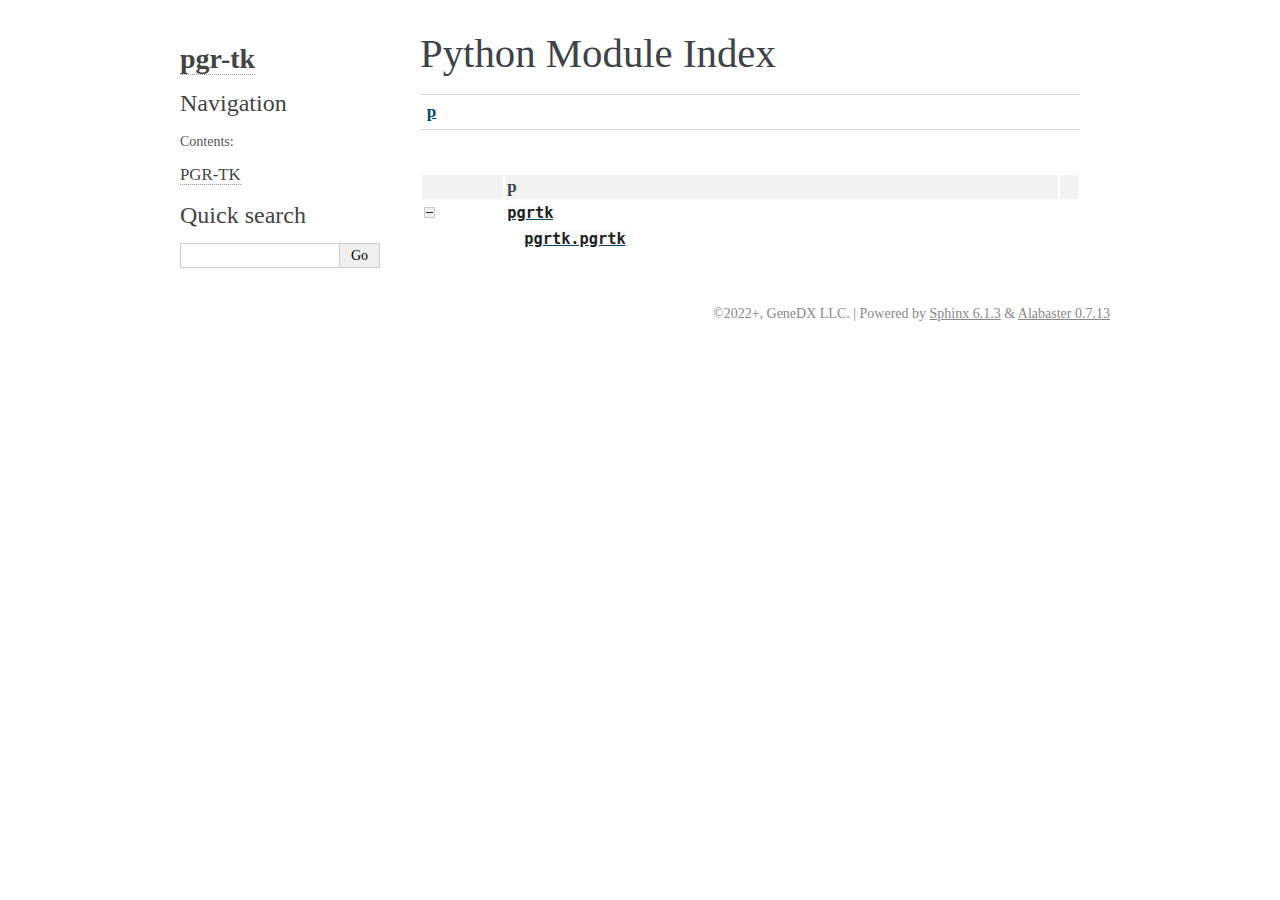
<file: docs/py-modindex.html>
<!DOCTYPE html>

<html lang="en">
  <head>
    <meta charset="utf-8" />
    <meta name="viewport" content="width=device-width, initial-scale=1.0" />
    <title>Python Module Index &#8212; pgr-tk  documentation</title>
    <link rel="stylesheet" type="text/css" href="_static/pygments.css" />
    <link rel="stylesheet" type="text/css" href="_static/alabaster.css" />
    <script data-url_root="./" id="documentation_options" src="_static/documentation_options.js"></script>
    <script src="_static/doctools.js"></script>
    <script src="_static/sphinx_highlight.js"></script>
    <link rel="index" title="Index" href="genindex.html" />
    <link rel="search" title="Search" href="search.html" />

   
  <link rel="stylesheet" href="_static/custom.css" type="text/css" />
  
  
  <meta name="viewport" content="width=device-width, initial-scale=0.9, maximum-scale=0.9" />



  </head><body>
  

    <div class="document">
      <div class="documentwrapper">
        <div class="bodywrapper">
          

          <div class="body" role="main">
            

   <h1>Python Module Index</h1>

   <div class="modindex-jumpbox">
   <a href="#cap-p"><strong>p</strong></a>
   </div>

   <table class="indextable modindextable">
     <tr class="pcap"><td></td><td>&#160;</td><td></td></tr>
     <tr class="cap" id="cap-p"><td></td><td>
       <strong>p</strong></td><td></td></tr>
     <tr>
       <td><img src="_static/minus.png" class="toggler"
              id="toggle-1" style="display: none" alt="-" /></td>
       <td>
       <a href="pgrtk.html#module-pgrtk"><code class="xref">pgrtk</code></a></td><td>
       <em></em></td></tr>
     <tr class="cg-1">
       <td></td>
       <td>&#160;&#160;&#160;
       <a href="pgrtk.html#module-pgrtk.pgrtk"><code class="xref">pgrtk.pgrtk</code></a></td><td>
       <em></em></td></tr>
   </table>


          </div>
          
        </div>
      </div>
      <div class="sphinxsidebar" role="navigation" aria-label="main navigation">
        <div class="sphinxsidebarwrapper">
<h1 class="logo"><a href="index.html">pgr-tk</a></h1>








<h3>Navigation</h3>
<p class="caption" role="heading"><span class="caption-text">Contents:</span></p>
<ul>
<li class="toctree-l1"><a class="reference internal" href="pgrtk.html">PGR-TK</a></li>
</ul>

<div class="relations">
<h3>Related Topics</h3>
<ul>
  <li><a href="index.html">Documentation overview</a><ul>
  </ul></li>
</ul>
</div>
<div id="searchbox" style="display: none" role="search">
  <h3 id="searchlabel">Quick search</h3>
    <div class="searchformwrapper">
    <form class="search" action="search.html" method="get">
      <input type="text" name="q" aria-labelledby="searchlabel" autocomplete="off" autocorrect="off" autocapitalize="off" spellcheck="false"/>
      <input type="submit" value="Go" />
    </form>
    </div>
</div>
<script>document.getElementById('searchbox').style.display = "block"</script>








        </div>
      </div>
      <div class="clearer"></div>
    </div>
    <div class="footer">
      &copy;2022+, GeneDX LLC.
      
      |
      Powered by <a href="http://sphinx-doc.org/">Sphinx 6.1.3</a>
      &amp; <a href="https://github.com/bitprophet/alabaster">Alabaster 0.7.13</a>
      
    </div>

    

    
  </body>
</html>
</file>
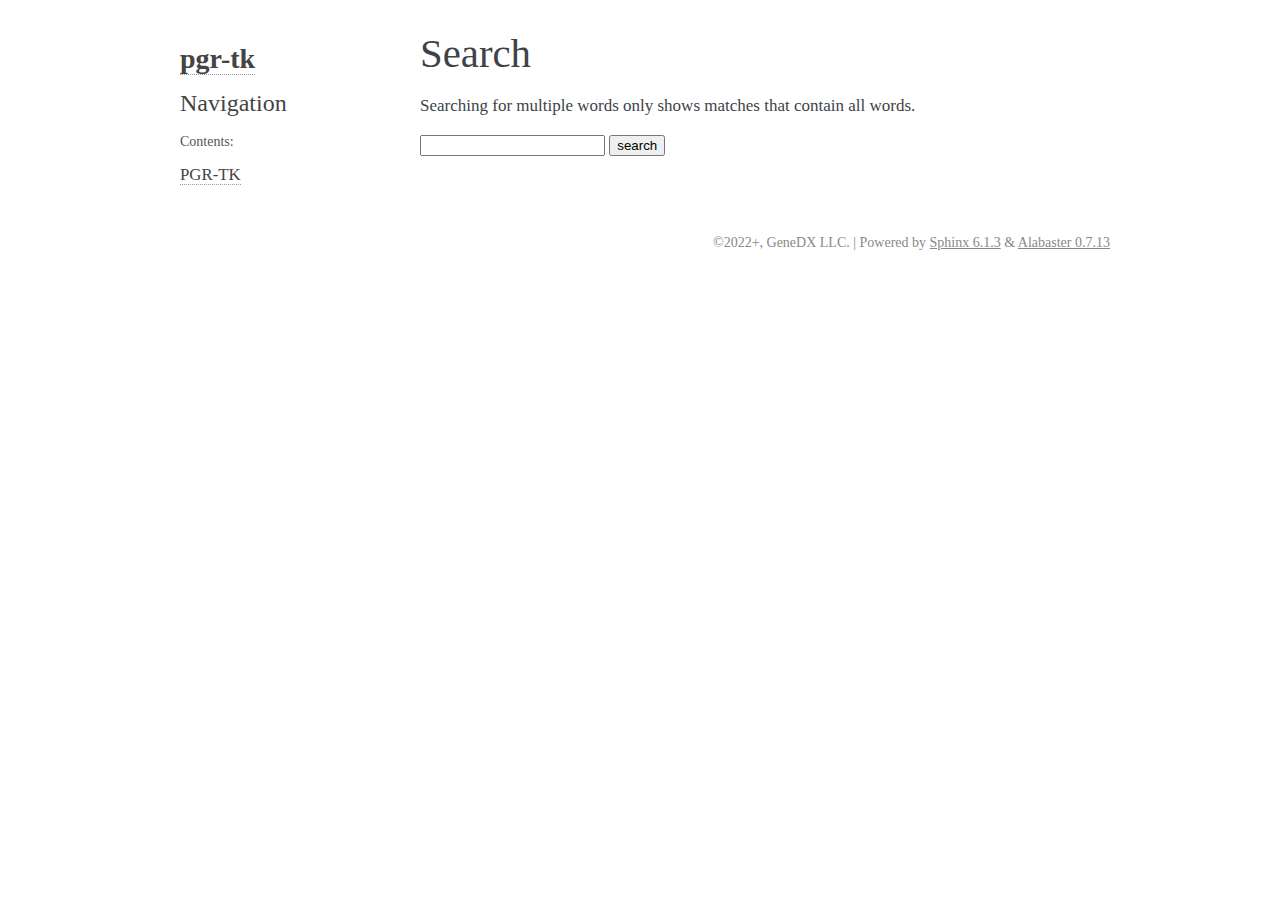
<file: docs/search.html>
<!DOCTYPE html>

<html lang="en">
  <head>
    <meta charset="utf-8" />
    <meta name="viewport" content="width=device-width, initial-scale=1.0" />
    <title>Search &#8212; pgr-tk  documentation</title>
    <link rel="stylesheet" type="text/css" href="_static/pygments.css" />
    <link rel="stylesheet" type="text/css" href="_static/alabaster.css" />
    
    <script data-url_root="./" id="documentation_options" src="_static/documentation_options.js"></script>
    <script src="_static/doctools.js"></script>
    <script src="_static/sphinx_highlight.js"></script>
    <script src="_static/searchtools.js"></script>
    <script src="_static/language_data.js"></script>
    <link rel="index" title="Index" href="genindex.html" />
    <link rel="search" title="Search" href="#" />
  <script src="searchindex.js" defer></script>
  
   
  <link rel="stylesheet" href="_static/custom.css" type="text/css" />
  
  
  <meta name="viewport" content="width=device-width, initial-scale=0.9, maximum-scale=0.9" />


  </head><body>
  

    <div class="document">
      <div class="documentwrapper">
        <div class="bodywrapper">
          

          <div class="body" role="main">
            
  <h1 id="search-documentation">Search</h1>
  
  <noscript>
  <div class="admonition warning">
  <p>
    Please activate JavaScript to enable the search
    functionality.
  </p>
  </div>
  </noscript>
  
  
  <p>
    Searching for multiple words only shows matches that contain
    all words.
  </p>
  
  
  <form action="" method="get">
    <input type="text" name="q" aria-labelledby="search-documentation" value="" autocomplete="off" autocorrect="off" autocapitalize="off" spellcheck="false"/>
    <input type="submit" value="search" />
    <span id="search-progress" style="padding-left: 10px"></span>
  </form>
  
  
  
  <div id="search-results">
  
  </div>
  

          </div>
          
        </div>
      </div>
      <div class="sphinxsidebar" role="navigation" aria-label="main navigation">
        <div class="sphinxsidebarwrapper">
<h1 class="logo"><a href="index.html">pgr-tk</a></h1>








<h3>Navigation</h3>
<p class="caption" role="heading"><span class="caption-text">Contents:</span></p>
<ul>
<li class="toctree-l1"><a class="reference internal" href="pgrtk.html">PGR-TK</a></li>
</ul>

<div class="relations">
<h3>Related Topics</h3>
<ul>
  <li><a href="index.html">Documentation overview</a><ul>
  </ul></li>
</ul>
</div>








        </div>
      </div>
      <div class="clearer"></div>
    </div>
    <div class="footer">
      &copy;2022+, GeneDX LLC.
      
      |
      Powered by <a href="http://sphinx-doc.org/">Sphinx 6.1.3</a>
      &amp; <a href="https://github.com/bitprophet/alabaster">Alabaster 0.7.13</a>
      
    </div>

    

    
  </body>
</html>
</file>
<file: docs/_static/pygments.css>
pre { line-height: 125%; }
td.linenos .normal { color: inherit; background-color: transparent; padding-left: 5px; padding-right: 5px; }
span.linenos { color: inherit; background-color: transparent; padding-left: 5px; padding-right: 5px; }
td.linenos .special { color: #000000; background-color: #ffffc0; padding-left: 5px; padding-right: 5px; }
span.linenos.special { color: #000000; background-color: #ffffc0; padding-left: 5px; padding-right: 5px; }
.highlight .hll { background-color: #ffffcc }
.highlight { background: #f8f8f8; }
.highlight .c { color: #8f5902; font-style: italic } /* Comment */
.highlight .err { color: #a40000; border: 1px solid #ef2929 } /* Error */
.highlight .g { color: #000000 } /* Generic */
.highlight .k { color: #004461; font-weight: bold } /* Keyword */
.highlight .l { color: #000000 } /* Literal */
.highlight .n { color: #000000 } /* Name */
.highlight .o { color: #582800 } /* Operator */
.highlight .x { color: #000000 } /* Other */
.highlight .p { color: #000000; font-weight: bold } /* Punctuation */
.highlight .ch { color: #8f5902; font-style: italic } /* Comment.Hashbang */
.highlight .cm { color: #8f5902; font-style: italic } /* Comment.Multiline */
.highlight .cp { color: #8f5902 } /* Comment.Preproc */
.highlight .cpf { color: #8f5902; font-style: italic } /* Comment.PreprocFile */
.highlight .c1 { color: #8f5902; font-style: italic } /* Comment.Single */
.highlight .cs { color: #8f5902; font-style: italic } /* Comment.Special */
.highlight .gd { color: #a40000 } /* Generic.Deleted */
.highlight .ge { color: #000000; font-style: italic } /* Generic.Emph */
.highlight .gr { color: #ef2929 } /* Generic.Error */
.highlight .gh { color: #000080; font-weight: bold } /* Generic.Heading */
.highlight .gi { color: #00A000 } /* Generic.Inserted */
.highlight .go { color: #888888 } /* Generic.Output */
.highlight .gp { color: #745334 } /* Generic.Prompt */
.highlight .gs { color: #000000; font-weight: bold } /* Generic.Strong */
.highlight .gu { color: #800080; font-weight: bold } /* Generic.Subheading */
.highlight .gt { color: #a40000; font-weight: bold } /* Generic.Traceback */
.highlight .kc { color: #004461; font-weight: bold } /* Keyword.Constant */
.highlight .kd { color: #004461; font-weight: bold } /* Keyword.Declaration */
.highlight .kn { color: #004461; font-weight: bold } /* Keyword.Namespace */
.highlight .kp { color: #004461; font-weight: bold } /* Keyword.Pseudo */
.highlight .kr { color: #004461; font-weight: bold } /* Keyword.Reserved */
.highlight .kt { color: #004461; font-weight: bold } /* Keyword.Type */
.highlight .ld { color: #000000 } /* Literal.Date */
.highlight .m { color: #990000 } /* Literal.Number */
.highlight .s { color: #4e9a06 } /* Literal.String */
.highlight .na { color: #c4a000 } /* Name.Attribute */
.highlight .nb { color: #004461 } /* Name.Builtin */
.highlight .nc { color: #000000 } /* Name.Class */
.highlight .no { color: #000000 } /* Name.Constant */
.highlight .nd { color: #888888 } /* Name.Decorator */
.highlight .ni { color: #ce5c00 } /* Name.Entity */
.highlight .ne { color: #cc0000; font-weight: bold } /* Name.Exception */
.highlight .nf { color: #000000 } /* Name.Function */
.highlight .nl { color: #f57900 } /* Name.Label */
.highlight .nn { color: #000000 } /* Name.Namespace */
.highlight .nx { color: #000000 } /* Name.Other */
.highlight .py { color: #000000 } /* Name.Property */
.highlight .nt { color: #004461; font-weight: bold } /* Name.Tag */
.highlight .nv { color: #000000 } /* Name.Variable */
.highlight .ow { color: #004461; font-weight: bold } /* Operator.Word */
.highlight .pm { color: #000000; font-weight: bold } /* Punctuation.Marker */
.highlight .w { color: #f8f8f8; text-decoration: underline } /* Text.Whitespace */
.highlight .mb { color: #990000 } /* Literal.Number.Bin */
.highlight .mf { color: #990000 } /* Literal.Number.Float */
.highlight .mh { color: #990000 } /* Literal.Number.Hex */
.highlight .mi { color: #990000 } /* Literal.Number.Integer */
.highlight .mo { color: #990000 } /* Literal.Number.Oct */
.highlight .sa { color: #4e9a06 } /* Literal.String.Affix */
.highlight .sb { color: #4e9a06 } /* Literal.String.Backtick */
.highlight .sc { color: #4e9a06 } /* Literal.String.Char */
.highlight .dl { color: #4e9a06 } /* Literal.String.Delimiter */
.highlight .sd { color: #8f5902; font-style: italic } /* Literal.String.Doc */
.highlight .s2 { color: #4e9a06 } /* Literal.String.Double */
.highlight .se { color: #4e9a06 } /* Literal.String.Escape */
.highlight .sh { color: #4e9a06 } /* Literal.String.Heredoc */
.highlight .si { color: #4e9a06 } /* Literal.String.Interpol */
.highlight .sx { color: #4e9a06 } /* Literal.String.Other */
.highlight .sr { color: #4e9a06 } /* Literal.String.Regex */
.highlight .s1 { color: #4e9a06 } /* Literal.String.Single */
.highlight .ss { color: #4e9a06 } /* Literal.String.Symbol */
.highlight .bp { color: #3465a4 } /* Name.Builtin.Pseudo */
.highlight .fm { color: #000000 } /* Name.Function.Magic */
.highlight .vc { color: #000000 } /* Name.Variable.Class */
.highlight .vg { color: #000000 } /* Name.Variable.Global */
.highlight .vi { color: #000000 } /* Name.Variable.Instance */
.highlight .vm { color: #000000 } /* Name.Variable.Magic */
.highlight .il { color: #990000 } /* Literal.Number.Integer.Long */
</file>
<file: docs/_static/alabaster.css>
@import url("basic.css");

/* -- page layout ----------------------------------------------------------- */

body {
    font-family: Georgia, serif;
    font-size: 17px;
    background-color: #fff;
    color: #000;
    margin: 0;
    padding: 0;
}


div.document {
    width: 940px;
    margin: 30px auto 0 auto;
}

div.documentwrapper {
    float: left;
    width: 100%;
}

div.bodywrapper {
    margin: 0 0 0 220px;
}

div.sphinxsidebar {
    width: 220px;
    font-size: 14px;
    line-height: 1.5;
}

hr {
    border: 1px solid #B1B4B6;
}

div.body {
    background-color: #fff;
    color: #3E4349;
    padding: 0 30px 0 30px;
}

div.body > .section {
    text-align: left;
}

div.footer {
    width: 940px;
    margin: 20px auto 30px auto;
    font-size: 14px;
    color: #888;
    text-align: right;
}

div.footer a {
    color: #888;
}

p.caption {
    font-family: inherit;
    font-size: inherit;
}


div.relations {
    display: none;
}


div.sphinxsidebar a {
    color: #444;
    text-decoration: none;
    border-bottom: 1px dotted #999;
}

div.sphinxsidebar a:hover {
    border-bottom: 1px solid #999;
}

div.sphinxsidebarwrapper {
    padding: 18px 10px;
}

div.sphinxsidebarwrapper p.logo {
    padding: 0;
    margin: -10px 0 0 0px;
    text-align: center;
}

div.sphinxsidebarwrapper h1.logo {
    margin-top: -10px;
    text-align: center;
    margin-bottom: 5px;
    text-align: left;
}

div.sphinxsidebarwrapper h1.logo-name {
    margin-top: 0px;
}

div.sphinxsidebarwrapper p.blurb {
    margin-top: 0;
    font-style: normal;
}

div.sphinxsidebar h3,
div.sphinxsidebar h4 {
    font-family: Georgia, serif;
    color: #444;
    font-size: 24px;
    font-weight: normal;
    margin: 0 0 5px 0;
    padding: 0;
}

div.sphinxsidebar h4 {
    font-size: 20px;
}

div.sphinxsidebar h3 a {
    color: #444;
}

div.sphinxsidebar p.logo a,
div.sphinxsidebar h3 a,
div.sphinxsidebar p.logo a:hover,
div.sphinxsidebar h3 a:hover {
    border: none;
}

div.sphinxsidebar p {
    color: #555;
    margin: 10px 0;
}

div.sphinxsidebar ul {
    margin: 10px 0;
    padding: 0;
    color: #000;
}

div.sphinxsidebar ul li.toctree-l1 > a {
    font-size: 120%;
}

div.sphinxsidebar ul li.toctree-l2 > a {
    font-size: 110%;
}

div.sphinxsidebar input {
    border: 1px solid #CCC;
    font-family: Georgia, serif;
    font-size: 1em;
}

div.sphinxsidebar hr {
    border: none;
    height: 1px;
    color: #AAA;
    background: #AAA;

    text-align: left;
    margin-left: 0;
    width: 50%;
}

div.sphinxsidebar .badge {
    border-bottom: none;
}

div.sphinxsidebar .badge:hover {
    border-bottom: none;
}

/* To address an issue with donation coming after search */
div.sphinxsidebar h3.donation {
    margin-top: 10px;
}

/* -- body styles ----------------------------------------------------------- */

a {
    color: #004B6B;
    text-decoration: underline;
}

a:hover {
    color: #6D4100;
    text-decoration: underline;
}

div.body h1,
div.body h2,
div.body h3,
div.body h4,
div.body h5,
div.body h6 {
    font-family: Georgia, serif;
    font-weight: normal;
    margin: 30px 0px 10px 0px;
    padding: 0;
}

div.body h1 { margin-top: 0; padding-top: 0; font-size: 240%; }
div.body h2 { font-size: 180%; }
div.body h3 { font-size: 150%; }
div.body h4 { font-size: 130%; }
div.body h5 { font-size: 100%; }
div.body h6 { font-size: 100%; }

a.headerlink {
    color: #DDD;
    padding: 0 4px;
    text-decoration: none;
}

a.headerlink:hover {
    color: #444;
    background: #EAEAEA;
}

div.body p, div.body dd, div.body li {
    line-height: 1.4em;
}

div.admonition {
    margin: 20px 0px;
    padding: 10px 30px;
    background-color: #EEE;
    border: 1px solid #CCC;
}

div.admonition tt.xref, div.admonition code.xref, div.admonition a tt {
    background-color: #FBFBFB;
    border-bottom: 1px solid #fafafa;
}

div.admonition p.admonition-title {
    font-family: Georgia, serif;
    font-weight: normal;
    font-size: 24px;
    margin: 0 0 10px 0;
    padding: 0;
    line-height: 1;
}

div.admonition p.last {
    margin-bottom: 0;
}

div.highlight {
    background-color: #fff;
}

dt:target, .highlight {
    background: #FAF3E8;
}

div.warning {
    background-color: #FCC;
    border: 1px solid #FAA;
}

div.danger {
    background-color: #FCC;
    border: 1px solid #FAA;
    -moz-box-shadow: 2px 2px 4px #D52C2C;
    -webkit-box-shadow: 2px 2px 4px #D52C2C;
    box-shadow: 2px 2px 4px #D52C2C;
}

div.error {
    background-color: #FCC;
    border: 1px solid #FAA;
    -moz-box-shadow: 2px 2px 4px #D52C2C;
    -webkit-box-shadow: 2px 2px 4px #D52C2C;
    box-shadow: 2px 2px 4px #D52C2C;
}

div.caution {
    background-color: #FCC;
    border: 1px solid #FAA;
}

div.attention {
    background-color: #FCC;
    border: 1px solid #FAA;
}

div.important {
    background-color: #EEE;
    border: 1px solid #CCC;
}

div.note {
    background-color: #EEE;
    border: 1px solid #CCC;
}

div.tip {
    background-color: #EEE;
    border: 1px solid #CCC;
}

div.hint {
    background-color: #EEE;
    border: 1px solid #CCC;
}

div.seealso {
    background-color: #EEE;
    border: 1px solid #CCC;
}

div.topic {
    background-color: #EEE;
}

p.admonition-title {
    display: inline;
}

p.admonition-title:after {
    content: ":";
}

pre, tt, code {
    font-family: 'Consolas', 'Menlo', 'DejaVu Sans Mono', 'Bitstream Vera Sans Mono', monospace;
    font-size: 0.9em;
}

.hll {
    background-color: #FFC;
    margin: 0 -12px;
    padding: 0 12px;
    display: block;
}

img.screenshot {
}

tt.descname, tt.descclassname, code.descname, code.descclassname {
    font-size: 0.95em;
}

tt.descname, code.descname {
    padding-right: 0.08em;
}

img.screenshot {
    -moz-box-shadow: 2px 2px 4px #EEE;
    -webkit-box-shadow: 2px 2px 4px #EEE;
    box-shadow: 2px 2px 4px #EEE;
}

table.docutils {
    border: 1px solid #888;
    -moz-box-shadow: 2px 2px 4px #EEE;
    -webkit-box-shadow: 2px 2px 4px #EEE;
    box-shadow: 2px 2px 4px #EEE;
}

table.docutils td, table.docutils th {
    border: 1px solid #888;
    padding: 0.25em 0.7em;
}

table.field-list, table.footnote {
    border: none;
    -moz-box-shadow: none;
    -webkit-box-shadow: none;
    box-shadow: none;
}

table.footnote {
    margin: 15px 0;
    width: 100%;
    border: 1px solid #EEE;
    background: #FDFDFD;
    font-size: 0.9em;
}

table.footnote + table.footnote {
    margin-top: -15px;
    border-top: none;
}

table.field-list th {
    padding: 0 0.8em 0 0;
}

table.field-list td {
    padding: 0;
}

table.field-list p {
    margin-bottom: 0.8em;
}

/* Cloned from
 * https://github.com/sphinx-doc/sphinx/commit/ef60dbfce09286b20b7385333d63a60321784e68
 */
.field-name {
    -moz-hyphens: manual;
    -ms-hyphens: manual;
    -webkit-hyphens: manual;
    hyphens: manual;
}

table.footnote td.label {
    width: .1px;
    padding: 0.3em 0 0.3em 0.5em;
}

table.footnote td {
    padding: 0.3em 0.5em;
}

dl {
    margin-left: 0;
    margin-right: 0;
    margin-top: 0;
    padding: 0;
}

dl dd {
    margin-left: 30px;
}

blockquote {
    margin: 0 0 0 30px;
    padding: 0;
}

ul, ol {
    /* Matches the 30px from the narrow-screen "li > ul" selector below */
    margin: 10px 0 10px 30px;
    padding: 0;
}

pre {
    background: #EEE;
    padding: 7px 30px;
    margin: 15px 0px;
    line-height: 1.3em;
}

div.viewcode-block:target {
    background: #ffd;
}

dl pre, blockquote pre, li pre {
    margin-left: 0;
    padding-left: 30px;
}

tt, code {
    background-color: #ecf0f3;
    color: #222;
    /* padding: 1px 2px; */
}

tt.xref, code.xref, a tt {
    background-color: #FBFBFB;
    border-bottom: 1px solid #fff;
}

a.reference {
    text-decoration: none;
    border-bottom: 1px dotted #004B6B;
}

/* Don't put an underline on images */
a.image-reference, a.image-reference:hover {
    border-bottom: none;
}

a.reference:hover {
    border-bottom: 1px solid #6D4100;
}

a.footnote-reference {
    text-decoration: none;
    font-size: 0.7em;
    vertical-align: top;
    border-bottom: 1px dotted #004B6B;
}

a.footnote-reference:hover {
    border-bottom: 1px solid #6D4100;
}

a:hover tt, a:hover code {
    background: #EEE;
}


@media screen and (max-width: 870px) {

    div.sphinxsidebar {
    	display: none;
    }

    div.document {
       width: 100%;

    }

    div.documentwrapper {
    	margin-left: 0;
    	margin-top: 0;
    	margin-right: 0;
    	margin-bottom: 0;
    }

    div.bodywrapper {
    	margin-top: 0;
    	margin-right: 0;
    	margin-bottom: 0;
    	margin-left: 0;
    }

    ul {
    	margin-left: 0;
    }

	li > ul {
        /* Matches the 30px from the "ul, ol" selector above */
		margin-left: 30px;
	}

    .document {
    	width: auto;
    }

    .footer {
    	width: auto;
    }

    .bodywrapper {
    	margin: 0;
    }

    .footer {
    	width: auto;
    }

    .github {
        display: none;
    }



}



@media screen and (max-width: 875px) {

    body {
        margin: 0;
        padding: 20px 30px;
    }

    div.documentwrapper {
        float: none;
        background: #fff;
    }

    div.sphinxsidebar {
        display: block;
        float: none;
        width: 102.5%;
        margin: 50px -30px -20px -30px;
        padding: 10px 20px;
        background: #333;
        color: #FFF;
    }

    div.sphinxsidebar h3, div.sphinxsidebar h4, div.sphinxsidebar p,
    div.sphinxsidebar h3 a {
        color: #fff;
    }

    div.sphinxsidebar a {
        color: #AAA;
    }

    div.sphinxsidebar p.logo {
        display: none;
    }

    div.document {
        width: 100%;
        margin: 0;
    }

    div.footer {
        display: none;
    }

    div.bodywrapper {
        margin: 0;
    }

    div.body {
        min-height: 0;
        padding: 0;
    }

    .rtd_doc_footer {
        display: none;
    }

    .document {
        width: auto;
    }

    .footer {
        width: auto;
    }

    .footer {
        width: auto;
    }

    .github {
        display: none;
    }
}


/* misc. */

.revsys-inline {
    display: none!important;
}

/* Make nested-list/multi-paragraph items look better in Releases changelog
 * pages. Without this, docutils' magical list fuckery causes inconsistent
 * formatting between different release sub-lists.
 */
div#changelog > div.section > ul > li > p:only-child {
    margin-bottom: 0;
}

/* Hide fugly table cell borders in ..bibliography:: directive output */
table.docutils.citation, table.docutils.citation td, table.docutils.citation th {
  border: none;
  /* Below needed in some edge cases; if not applied, bottom shadows appear */
  -moz-box-shadow: none;
  -webkit-box-shadow: none;
  box-shadow: none;
}


/* relbar */

.related {
    line-height: 30px;
    width: 100%;
    font-size: 0.9rem;
}

.related.top {
    border-bottom: 1px solid #EEE;
    margin-bottom: 20px;
}

.related.bottom {
    border-top: 1px solid #EEE;
}

.related ul {
    padding: 0;
    margin: 0;
    list-style: none;
}

.related li {
    display: inline;
}

nav#rellinks {
    float: right;
}

nav#rellinks li+li:before {
    content: "|";
}

nav#breadcrumbs li+li:before {
    content: "\00BB";
}

/* Hide certain items when printing */
@media print {
    div.related {
        display: none;
    }
}
</file>
<file: docs/_static/custom.css>
/* This file intentionally left blank. */
</file>
<file: docs/_static/nature.css>
/*
 * nature.css_t
 * ~~~~~~~~~~~~
 *
 * Sphinx stylesheet -- nature theme.
 *
 * :copyright: Copyright 2007-2023 by the Sphinx team, see AUTHORS.
 * :license: BSD, see LICENSE for details.
 *
 */

@import url("basic.css");

/* -- page layout ----------------------------------------------------------- */

body {
    font-family: Arial, sans-serif;
    font-size: 100%;
    background-color: #fff;
    color: #555;
    margin: 0;
    padding: 0;
}

div.documentwrapper {
    float: left;
    width: 100%;
}

div.bodywrapper {
    margin: 0 0 0 230px;
}

hr {
    border: 1px solid #B1B4B6;
}

div.document {
    background-color: #eee;
}

div.body {
    background-color: #ffffff;
    color: #3E4349;
    padding: 0 30px 30px 30px;
    font-size: 0.9em;
}

div.footer {
    color: #555;
    width: 100%;
    padding: 13px 0;
    text-align: center;
    font-size: 75%;
}

div.footer a {
    color: #444;
    text-decoration: underline;
}

div.related {
    background-color: #6BA81E;
    line-height: 32px;
    color: #fff;
    text-shadow: 0px 1px 0 #444;
    font-size: 0.9em;
}

div.related a {
    color: #E2F3CC;
}

div.sphinxsidebar {
    font-size: 0.75em;
    line-height: 1.5em;
}

div.sphinxsidebarwrapper{
    padding: 20px 0;
}

div.sphinxsidebar h3,
div.sphinxsidebar h4 {
    font-family: Arial, sans-serif;
    color: #222;
    font-size: 1.2em;
    font-weight: normal;
    margin: 0;
    padding: 5px 10px;
    background-color: #ddd;
    text-shadow: 1px 1px 0 white
}

div.sphinxsidebar h4{
    font-size: 1.1em;
}

div.sphinxsidebar h3 a {
    color: #444;
}


div.sphinxsidebar p {
    color: #888;
    padding: 5px 20px;
}

div.sphinxsidebar p.topless {
}

div.sphinxsidebar ul {
    margin: 10px 20px;
    padding: 0;
    color: #000;
}

div.sphinxsidebar a {
    color: #444;
}

div.sphinxsidebar input {
    border: 1px solid #ccc;
    font-family: sans-serif;
    font-size: 1em;
}

div.sphinxsidebar .searchformwrapper {
    margin-left: 20px;
    margin-right: 20px;
}

/* -- body styles ----------------------------------------------------------- */

a {
    color: #005B81;
    text-decoration: none;
}

a:hover {
    color: #E32E00;
    text-decoration: underline;
}

div.body h1,
div.body h2,
div.body h3,
div.body h4,
div.body h5,
div.body h6 {
    font-family: Arial, sans-serif;
    background-color: #BED4EB;
    font-weight: normal;
    color: #212224;
    margin: 30px 0px 10px 0px;
    padding: 5px 0 5px 10px;
    text-shadow: 0px 1px 0 white
}

div.body h1 { border-top: 20px solid white; margin-top: 0; font-size: 200%; }
div.body h2 { font-size: 150%; background-color: #C8D5E3; }
div.body h3 { font-size: 120%; background-color: #D8DEE3; }
div.body h4 { font-size: 110%; background-color: #D8DEE3; }
div.body h5 { font-size: 100%; background-color: #D8DEE3; }
div.body h6 { font-size: 100%; background-color: #D8DEE3; }

a.headerlink {
    color: #c60f0f;
    font-size: 0.8em;
    padding: 0 4px 0 4px;
    text-decoration: none;
}

a.headerlink:hover {
    background-color: #c60f0f;
    color: white;
}

div.body p, div.body dd, div.body li {
    line-height: 1.5em;
}

div.admonition p.admonition-title + p {
    display: inline;
}

div.note {
    background-color: #eee;
    border: 1px solid #ccc;
}

div.seealso {
    background-color: #ffc;
    border: 1px solid #ff6;
}

nav.contents,
aside.topic,
div.topic {
    background-color: #eee;
}

div.warning {
    background-color: #ffe4e4;
    border: 1px solid #f66;
}

p.admonition-title {
    display: inline;
}

p.admonition-title:after {
    content: ":";
}

pre {
    padding: 10px;
    line-height: 1.2em;
    border: 1px solid #C6C9CB;
    font-size: 1.1em;
    margin: 1.5em 0 1.5em 0;
    -webkit-box-shadow: 1px 1px 1px #d8d8d8;
    -moz-box-shadow: 1px 1px 1px #d8d8d8;
}

code {
    background-color: #ecf0f3;
    color: #222;
    /* padding: 1px 2px; */
    font-size: 1.1em;
    font-family: monospace;
}

.viewcode-back {
    font-family: Arial, sans-serif;
}

div.viewcode-block:target {
    background-color: #f4debf;
    border-top: 1px solid #ac9;
    border-bottom: 1px solid #ac9;
}

div.code-block-caption {
    background-color: #ddd;
    color: #222;
    border: 1px solid #C6C9CB;
}
</file>
